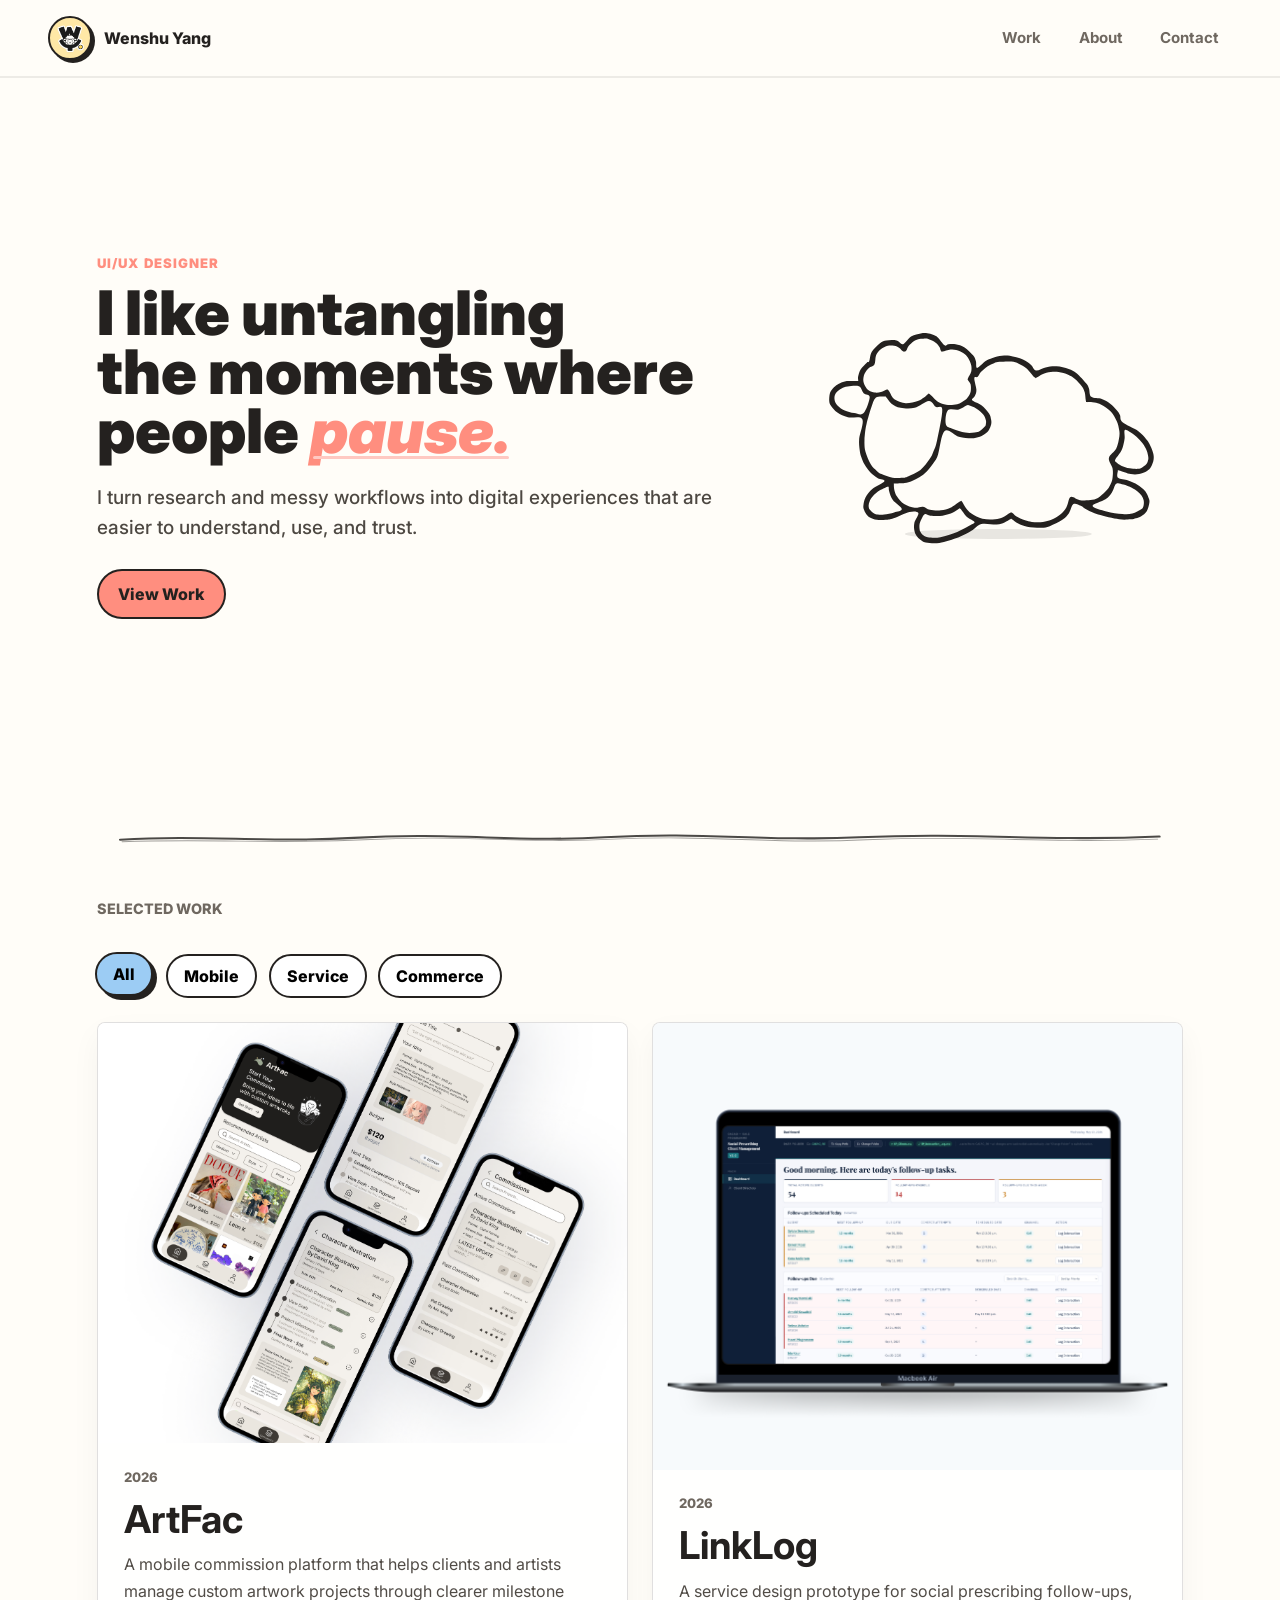
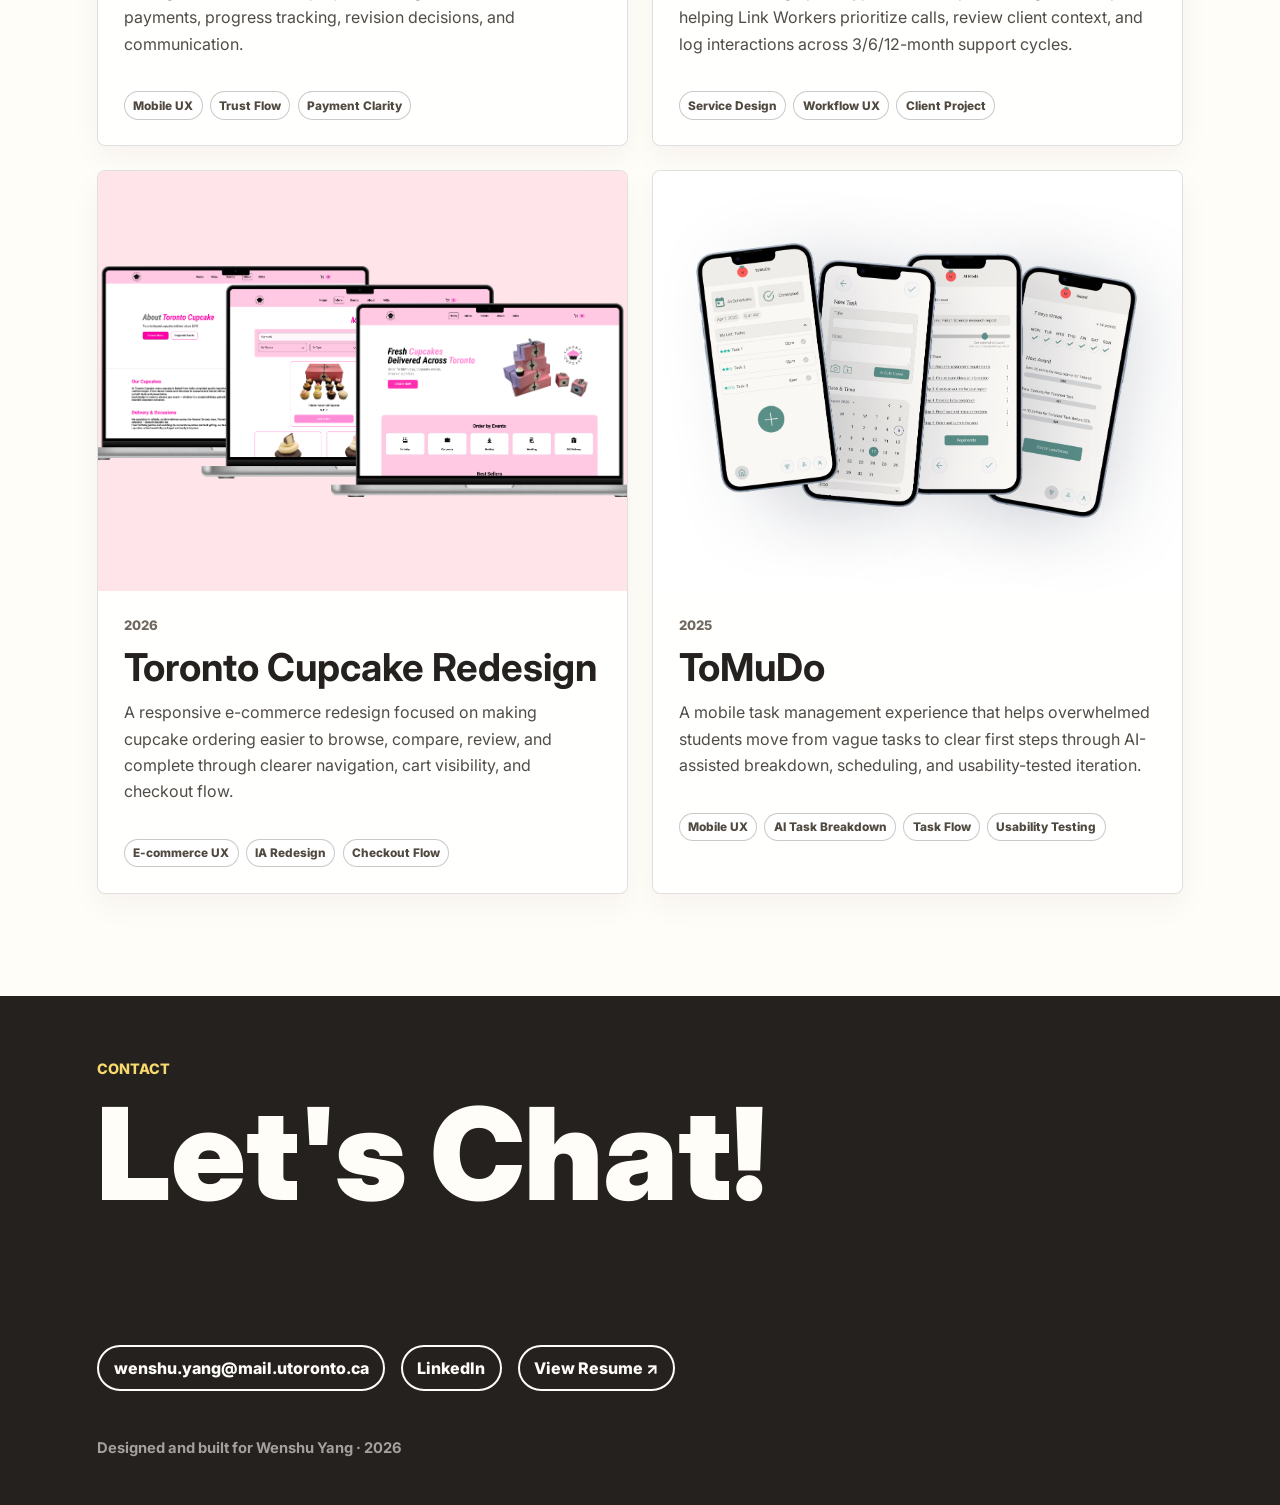
<file: index.html>
<!DOCTYPE html>
<html lang="en">
  <head>
    <meta charset="UTF-8" />
    <meta name="viewport" content="width=device-width, initial-scale=1.0" />
    <title>Wenshu Yang | UX Portfolio</title>
    <meta
      name="description"
      content="Wenshu Yang is a UX designer and creative thinker designing thoughtful digital products, services, and workflows."
    />
    <link rel="preconnect" href="https://fonts.googleapis.com" />
    <link rel="preconnect" href="https://fonts.gstatic.com" crossorigin />
    <link
      href="https://fonts.googleapis.com/css2?family=Inter:wght@400;500;600;700;800;900&display=swap"
      rel="stylesheet"
    />
    <link rel="stylesheet" href="styles.css?v=20260711-restore3" />
  </head>
  <body>
    <div class="cursor-dot" aria-hidden="true"></div>

    <header class="site-header">
      <a class="brand" href="#top" aria-label="Wenshu Yang home">
        <span class="brand-mark">
          <img src="assets/logo-wenshu.png" alt="" />
        </span>
        <span>Wenshu Yang</span>
      </a>
      <nav aria-label="Main navigation">
        <a href="#work">Work</a>
        <a href="about.html">About</a>
        <a href="#contact">Contact</a>
      </nav>
    </header>

    <main id="top">
      <section class="hero section-shell" aria-labelledby="hero-title">
        <div class="hero-stage">
          <div class="hero-copy">
            <p class="hero-role-label">UI/UX Designer</p>
            <h1 id="hero-title">
              <span>I like untangling</span>
              <span>the moments where</span>
              <span>people <span class="hero-emphasis">pause.</span></span>
            </h1>
            <p class="hero-text">
              I turn research and messy workflows into digital experiences that are easier to understand, use, and trust.
            </p>
            <div class="hero-actions" aria-label="Portfolio shortcuts">
              <a class="button primary" href="#work">View Work</a>
            </div>
          </div>
          <div class="hero-sheep-panel">
            <button class="hero-sheep-zone" type="button" aria-label="Reveal a sheep note">
              <span class="hero-sheep-note" data-note-theme="toronto">Based in Toronto</span>
              <span class="hero-sheep-baa" aria-hidden="true">baa~</span>
              <span class="hero-sheep-visual" aria-hidden="true">
                <span class="hero-sheep-shadow" aria-hidden="true"></span>
                <svg class="hero-sheep-svg hero-sheep-art" viewBox="0 0 633.0 415.0" xmlns="http://www.w3.org/2000/svg" aria-hidden="true"><path d="M182.0 8.5C177.0 9.5 170.1 10.6 164.5 14.0C158.9 17.4 152.8 27.5 148.5 29.0C144.2 30.5 141.7 24.3 138.5 23.0C135.3 21.7 133.2 21.2 129.5 21.0C125.8 20.8 120.7 21.0 116.5 22.0C112.3 23.0 109.1 23.4 104.5 27.0C99.9 30.6 92.4 37.8 89.0 43.5C85.6 49.3 85.6 58.1 84.0 61.5C82.4 64.9 82.2 61.5 79.5 64.0C76.8 66.5 70.8 72.1 68.0 76.5C65.3 80.9 63.8 87.0 63.0 90.5C62.2 94.0 63.3 96.1 63.0 97.5C62.8 98.9 65.1 98.8 61.5 99.0C57.9 99.3 47.0 98.3 41.5 99.0C36.0 99.7 31.8 101.7 28.5 103.0C25.2 104.3 24.1 104.9 21.5 107.0C18.9 109.1 15.1 112.8 13.0 115.5C10.9 118.3 9.8 120.0 9.0 123.5C8.2 127.0 7.7 132.8 8.0 136.5C8.3 140.2 8.4 141.8 11.0 145.5C13.6 149.3 18.1 155.3 23.5 159.0C28.9 162.8 35.6 165.9 43.5 168.0C51.4 170.1 67.4 164.8 71.0 171.5C74.6 178.3 65.8 198.7 65.0 208.5C64.2 218.3 65.3 224.7 66.0 230.5C66.7 236.3 67.5 239.0 69.0 243.5C70.5 248.0 72.2 252.7 75.0 257.5C77.8 262.3 81.8 268.1 86.0 272.5C90.3 276.9 96.0 281.2 100.5 284.0C105.0 286.8 114.7 286.2 113.0 289.5C111.3 292.8 96.5 298.8 90.5 304.0C84.5 309.2 79.9 315.3 77.0 320.5C74.1 325.8 73.5 331.7 73.0 335.5C72.5 339.3 73.2 340.8 74.0 343.5C74.8 346.2 76.3 349.1 78.0 351.5C79.8 353.9 81.1 356.1 84.5 358.0C87.9 359.9 93.3 362.2 98.5 363.0C103.7 363.8 110.2 363.5 115.5 363.0C120.8 362.5 123.0 362.5 130.5 360.0C138.0 357.5 152.7 349.7 160.5 348.0C168.3 346.3 175.9 346.6 177.5 350.0C179.1 353.4 171.3 362.9 170.0 368.5C168.8 374.1 169.3 379.3 170.0 383.5C170.7 387.7 172.1 390.6 174.0 393.5C175.9 396.4 178.6 398.9 181.5 401.0C184.4 403.1 185.5 405.0 191.5 406.0C197.5 407.0 207.0 408.7 217.5 407.0C228.0 405.3 244.3 399.8 254.5 396.0C264.7 392.2 271.3 388.2 278.5 384.0C285.7 379.8 289.5 373.0 297.5 371.0C305.5 369.0 319.2 372.5 326.5 372.0C333.8 371.5 337.2 369.7 341.5 368.0C345.8 366.3 350.2 363.0 352.5 362.0C354.8 361.0 353.0 360.7 355.5 362.0C358.0 363.3 362.7 367.7 367.5 370.0C372.3 372.3 377.2 374.7 384.5 376.0C391.8 377.3 404.3 378.2 411.5 378.0C418.7 377.8 420.8 377.5 427.5 375.0C434.2 372.5 445.4 367.1 451.5 363.0C457.6 358.9 460.5 355.5 464.0 350.5C467.5 345.5 468.8 335.4 472.5 333.0C476.3 330.6 482.2 334.2 486.5 336.0C490.8 337.8 493.0 341.2 498.5 344.0C504.0 346.8 509.3 350.0 519.5 353.0C529.7 356.0 549.2 360.5 559.5 362.0C569.8 363.5 576.2 362.3 581.5 362.0C586.8 361.7 588.2 361.0 591.5 360.0C594.8 359.0 598.1 358.3 601.5 356.0C604.9 353.8 609.4 350.8 612.0 346.5C614.6 342.3 616.3 334.5 617.0 330.5C617.7 326.5 617.0 325.7 616.0 322.5C615.0 319.3 612.9 314.6 611.0 311.5C609.1 308.4 607.9 306.9 604.5 304.0C601.1 301.1 595.2 296.7 590.5 294.0C585.8 291.3 582.0 289.8 576.5 288.0C571.0 286.2 560.8 285.9 557.5 283.0C554.3 280.1 556.7 272.8 557.0 270.5C557.3 268.2 555.4 268.1 559.5 269.0C563.6 269.9 575.2 274.8 581.5 276.0C587.8 277.2 592.3 277.0 597.5 276.0C602.7 275.0 608.8 272.3 612.5 270.0C616.3 267.8 617.9 266.1 620.0 262.5C622.1 258.9 624.3 253.0 625.0 248.5C625.7 244.0 625.3 240.5 624.0 235.5C622.7 230.5 619.2 222.8 617.0 218.5C614.8 214.2 614.6 213.6 611.0 209.5C607.4 205.4 603.0 199.3 595.5 194.0C588.0 188.7 571.8 182.6 566.0 177.5C560.3 172.4 562.8 167.3 561.0 163.5C559.2 159.7 558.1 158.1 555.0 154.5C551.9 150.9 547.3 145.6 542.5 142.0C537.8 138.4 532.5 135.2 526.5 133.0C520.5 130.8 510.6 132.4 506.5 129.0C502.4 125.6 503.6 116.8 502.0 112.5C500.4 108.3 500.9 108.3 497.0 103.5C493.1 98.8 484.1 88.6 478.5 84.0C472.9 79.4 469.8 78.2 463.5 76.0C457.2 73.8 447.8 71.5 440.5 71.0C433.2 70.5 426.0 71.7 419.5 73.0C413.0 74.3 406.2 79.8 401.5 79.0C396.8 78.2 395.7 71.5 391.5 68.0C387.3 64.5 383.2 60.8 376.5 58.0C369.8 55.2 358.2 52.2 351.5 51.0C344.8 49.8 342.0 50.3 336.5 51.0C331.0 51.7 323.7 53.3 318.5 55.0C313.3 56.7 310.3 57.8 305.5 61.0C300.7 64.2 292.6 73.9 289.5 74.0C286.4 74.1 288.3 65.4 287.0 61.5C285.8 57.6 285.6 54.9 282.0 50.5C278.4 46.1 271.1 38.6 265.5 35.0C259.9 31.4 253.7 30.0 248.5 29.0C243.3 28.0 238.0 28.7 234.5 29.0C231.0 29.3 230.8 33.2 227.5 31.0C224.2 28.8 218.2 19.3 214.5 16.0C210.8 12.7 208.8 12.3 205.5 11.0C202.2 9.7 198.4 8.4 194.5 8.0C190.6 7.6 187.0 7.5 182.0 8.5ZM187.0 18.5C184.2 18.5 182.4 18.3 179.5 19.0C176.6 19.8 172.9 20.8 169.5 23.0C166.1 25.3 161.4 29.6 159.0 32.5C156.6 35.4 156.3 38.8 155.0 40.5C153.8 42.3 152.8 42.8 151.5 43.0C150.3 43.3 149.2 43.2 147.5 42.0C145.8 40.8 144.2 37.7 141.5 36.0C138.8 34.3 135.2 32.7 131.5 32.0C127.8 31.3 123.8 30.8 119.5 32.0C115.2 33.2 109.3 35.9 105.5 39.0C101.8 42.1 98.9 45.8 97.0 50.5C95.1 55.3 96.3 63.6 94.0 67.5C91.8 71.4 86.7 71.0 83.5 74.0C80.3 77.0 76.8 81.3 75.0 85.5C73.3 89.8 72.5 95.2 73.0 99.5C73.5 103.8 76.3 108.6 78.0 111.5C79.8 114.4 80.8 115.4 83.5 117.0C86.3 118.6 90.7 120.5 94.5 121.0C98.3 121.5 102.7 121.0 106.5 120.0C110.3 119.0 114.9 115.3 117.5 115.0C120.1 114.8 120.3 116.1 122.0 118.5C123.8 120.9 125.9 126.8 128.0 129.5C130.1 132.3 130.3 133.1 134.5 135.0C138.8 136.9 146.5 140.7 153.5 141.0C160.5 141.3 170.8 138.7 176.5 137.0C182.2 135.3 184.3 133.2 187.5 131.0C190.7 128.8 193.5 125.2 195.5 124.0C197.5 122.8 196.2 121.5 199.5 124.0C202.8 126.5 210.3 135.7 215.5 139.0C220.7 142.3 224.5 143.3 230.5 144.0C236.5 144.7 245.5 144.5 251.5 143.0C257.5 141.5 263.1 137.3 266.5 135.0C269.9 132.8 270.3 132.1 272.0 129.5C273.8 126.9 276.2 123.5 277.0 119.5C277.8 115.5 277.8 109.2 277.0 105.5C276.2 101.8 272.8 99.5 272.0 97.5C271.2 95.5 271.0 96.2 272.0 93.5C273.0 90.8 277.0 85.7 278.0 81.5C279.0 77.3 279.0 73.0 278.0 68.5C277.0 64.0 274.4 58.3 272.0 54.5C269.6 50.8 267.3 48.4 263.5 46.0C259.8 43.6 253.7 41.2 249.5 40.0C245.3 38.8 242.8 38.5 238.5 39.0C234.2 39.5 226.6 42.8 223.5 43.0C220.4 43.3 220.9 41.9 220.0 40.5C219.1 39.1 219.6 36.9 218.0 34.5C216.4 32.1 214.1 28.6 210.5 26.0C206.9 23.4 200.4 20.3 196.5 19.0C192.6 17.8 189.8 18.5 187.0 18.5ZM332.0 62.5C326.5 63.0 325.3 63.6 321.5 65.0C317.8 66.4 313.6 68.3 309.5 71.0C305.4 73.8 300.2 78.2 297.0 81.5C293.8 84.8 292.7 89.0 290.5 91.0C288.3 93.0 284.4 89.4 284.0 93.5C283.6 97.6 287.8 109.8 288.0 115.5C288.2 121.2 286.3 124.2 285.0 127.5C283.7 130.8 277.9 132.6 280.0 135.5C282.1 138.4 292.2 140.8 297.5 145.0C302.8 149.2 308.9 155.9 312.0 160.5C315.1 165.1 315.3 169.0 316.0 172.5C316.7 176.0 316.7 178.3 316.0 181.5C315.3 184.7 313.6 188.8 312.0 191.5C310.4 194.3 309.4 195.8 306.5 198.0C303.6 200.3 299.2 203.3 294.5 205.0C289.8 206.7 285.2 208.0 278.5 208.0C271.8 208.0 263.0 207.3 254.5 205.0C246.0 202.7 234.1 188.4 227.5 194.0C220.9 199.6 218.3 228.8 215.0 238.5C211.8 248.3 211.5 247.2 208.0 252.5C204.5 257.8 198.8 265.6 194.0 270.5C189.3 275.4 184.3 278.9 179.5 282.0C174.8 285.1 170.2 287.2 165.5 289.0C160.8 290.8 157.0 292.2 151.5 293.0C146.0 293.8 135.9 293.6 132.5 294.0C129.1 294.4 131.1 293.4 131.0 295.5C130.9 297.6 131.0 302.7 132.0 306.5C133.0 310.3 133.9 314.1 137.0 318.5C140.1 322.9 144.9 329.4 150.5 333.0C156.1 336.6 164.5 339.2 170.5 340.0C176.5 340.8 181.7 337.3 186.5 338.0C191.3 338.7 193.8 342.8 199.5 344.0C205.2 345.2 214.0 345.7 220.5 345.0C227.0 344.3 232.5 342.8 238.5 340.0C244.5 337.2 252.8 330.0 256.5 328.0C260.2 326.0 258.6 325.9 260.5 328.0C262.4 330.1 265.0 336.7 268.0 340.5C271.0 344.3 273.3 347.6 278.5 351.0C283.8 354.4 292.0 359.2 299.5 361.0C307.0 362.8 317.0 362.5 323.5 362.0C330.0 361.5 333.8 360.0 338.5 358.0C343.2 356.0 348.5 351.3 351.5 350.0C354.5 348.7 354.5 349.0 356.5 350.0C358.5 351.0 359.5 353.7 363.5 356.0C367.5 358.3 375.5 362.2 380.5 364.0C385.5 365.8 387.8 366.5 393.5 367.0C399.2 367.5 408.3 367.7 414.5 367.0C420.7 366.3 425.0 365.3 430.5 363.0C436.0 360.7 442.8 356.9 447.5 353.0C452.3 349.1 456.0 344.8 459.0 339.5C462.0 334.2 463.3 324.3 465.5 321.0C467.8 317.8 470.2 319.5 472.5 320.0C474.8 320.5 476.8 323.0 479.5 324.0C482.2 325.0 483.7 325.8 488.5 326.0C493.3 326.2 502.8 326.2 508.5 325.0C514.2 323.8 517.8 322.3 522.5 319.0C527.3 315.8 533.4 309.8 537.0 305.5C540.6 301.3 542.3 297.3 544.0 293.5C545.7 289.7 546.5 287.2 547.0 282.5C547.5 277.8 548.2 271.7 547.0 265.5C545.8 259.3 538.8 251.8 540.0 245.5C541.2 239.2 550.7 234.5 554.0 227.5C557.3 220.5 559.2 209.8 560.0 203.5C560.8 197.2 559.8 194.2 559.0 189.5C558.2 184.8 557.5 180.8 555.0 175.5C552.5 170.2 548.9 162.8 544.0 157.5C539.1 152.3 530.8 146.9 525.5 144.0C520.3 141.1 517.0 140.8 512.5 140.0C508.0 139.2 501.3 139.8 498.5 139.0C495.8 138.3 496.8 138.6 496.0 135.5C495.3 132.4 495.3 125.0 494.0 120.5C492.7 116.0 491.1 112.8 488.0 108.5C484.9 104.3 479.8 98.6 475.5 95.0C471.3 91.4 467.7 89.2 462.5 87.0C457.3 84.8 450.0 82.8 444.5 82.0C439.0 81.2 434.7 81.3 429.5 82.0C424.3 82.7 417.8 84.3 413.5 86.0C409.2 87.7 406.0 91.0 403.5 92.0C401.0 93.0 401.8 94.8 398.5 92.0C395.2 89.2 388.5 79.3 383.5 75.0C378.5 70.7 373.3 68.2 368.5 66.0C363.7 63.8 360.6 62.6 354.5 62.0C348.4 61.4 337.5 62.0 332.0 62.5ZM43.0 109.5C37.5 110.2 35.0 111.2 31.5 113.0C28.0 114.8 24.3 117.8 22.0 120.5C19.8 123.3 18.3 126.2 18.0 129.5C17.7 132.8 18.4 137.3 20.0 140.5C21.6 143.8 24.6 146.6 27.5 149.0C30.4 151.4 32.8 153.2 37.5 155.0C42.2 156.8 49.5 159.2 55.5 160.0C61.5 160.8 68.6 165.1 73.5 160.0C78.4 154.9 85.0 135.8 85.0 129.5C85.0 123.2 76.9 125.4 73.5 122.0C70.1 118.6 69.6 111.1 64.5 109.0C59.4 106.9 48.5 108.8 43.0 109.5ZM113.0 128.5C109.8 128.8 100.7 127.5 96.5 131.0C92.3 134.5 90.9 141.3 88.0 149.5C85.1 157.8 81.0 172.3 79.0 180.5C77.0 188.7 76.7 192.5 76.0 198.5C75.3 204.5 74.8 210.7 75.0 216.5C75.2 222.3 75.0 226.7 77.0 233.5C79.0 240.3 83.4 251.4 87.0 257.5C90.6 263.6 95.1 266.9 98.5 270.0C101.9 273.1 102.5 273.8 107.5 276.0C112.5 278.2 121.8 281.8 128.5 283.0C135.2 284.2 142.8 283.3 147.5 283.0C152.2 282.7 150.8 283.5 156.5 281.0C162.2 278.5 174.4 273.6 181.5 268.0C188.6 262.4 194.9 253.3 199.0 247.5C203.1 241.8 203.7 239.3 206.0 233.5C208.3 227.7 210.2 225.8 213.0 212.5C215.8 199.2 223.4 164.3 223.0 153.5C222.6 142.8 214.8 150.8 210.5 148.0C206.3 145.3 204.2 136.7 197.5 137.0C190.8 137.3 179.5 147.8 170.5 150.0C161.5 152.2 150.8 151.3 143.5 150.0C136.2 148.7 131.1 145.4 126.5 142.0C121.9 138.6 118.3 131.8 116.0 129.5C113.8 127.3 116.3 128.3 113.0 128.5ZM269.0 145.5C265.8 146.8 260.4 151.4 254.5 153.0C248.6 154.6 237.6 150.3 233.5 155.0C229.4 159.8 228.3 175.7 230.0 181.5C231.7 187.3 237.4 187.4 243.5 190.0C249.6 192.6 259.7 195.8 266.5 197.0C273.3 198.2 279.8 197.5 284.5 197.0C289.2 196.5 291.3 195.9 294.5 194.0C297.8 192.1 302.1 187.8 304.0 185.5C305.9 183.3 305.7 182.5 306.0 180.5C306.3 178.5 306.8 176.5 306.0 173.5C305.2 170.5 304.1 166.3 301.0 162.5C297.9 158.8 292.1 153.9 287.5 151.0C282.9 148.1 276.6 145.9 273.5 145.0C270.4 144.1 272.2 144.2 269.0 145.5ZM570.0 192.5C568.6 194.6 570.5 202.5 570.0 207.5C569.5 212.5 568.3 218.0 567.0 222.5C565.7 227.0 564.5 230.2 562.0 234.5C559.5 238.8 553.3 245.3 552.0 248.5C550.7 251.7 552.1 251.6 554.0 253.5C555.9 255.4 559.3 258.1 563.5 260.0C567.8 261.9 574.2 264.0 579.5 265.0C584.8 266.0 591.7 266.2 595.5 266.0C599.3 265.8 599.9 265.4 602.5 264.0C605.1 262.6 609.1 259.6 611.0 257.5C612.9 255.4 613.3 253.7 614.0 251.5C614.7 249.3 615.3 247.8 615.0 244.5C614.7 241.2 613.8 236.0 612.0 231.5C610.2 227.0 607.3 221.9 604.0 217.5C600.8 213.1 596.8 208.8 592.5 205.0C588.3 201.3 582.3 197.1 578.5 195.0C574.8 192.9 571.4 190.4 570.0 192.5ZM554.0 294.5C550.4 296.9 549.4 305.6 546.0 310.5C542.6 315.4 539.7 319.7 533.5 324.0C527.3 328.3 508.7 332.7 509.0 336.5C509.3 340.3 526.1 344.4 535.5 347.0C544.9 349.6 557.3 351.3 565.5 352.0C573.7 352.7 578.5 352.5 584.5 351.0C590.5 349.5 597.9 345.6 601.5 343.0C605.1 340.4 605.3 338.4 606.0 335.5C606.8 332.6 606.7 328.7 606.0 325.5C605.3 322.3 603.9 319.3 602.0 316.5C600.1 313.8 597.6 311.4 594.5 309.0C591.4 306.6 588.0 304.2 583.5 302.0C579.0 299.8 572.4 297.3 567.5 296.0C562.6 294.8 557.6 292.1 554.0 294.5ZM117.0 300.5C113.4 302.1 104.2 306.7 99.5 310.0C94.8 313.3 91.4 317.6 89.0 320.5C86.6 323.4 86.0 325.0 85.0 327.5C84.0 330.0 83.0 332.8 83.0 335.5C83.0 338.2 83.3 340.9 85.0 343.5C86.8 346.1 90.9 349.4 93.5 351.0C96.1 352.6 97.3 352.7 100.5 353.0C103.7 353.3 107.3 353.7 112.5 353.0C117.7 352.3 125.9 350.8 131.5 349.0C137.1 347.3 146.4 346.4 146.0 342.5C145.6 338.6 133.0 331.2 129.0 325.5C125.0 319.8 123.3 312.7 122.0 308.5C120.7 304.3 121.8 301.8 121.0 300.5C120.2 299.2 120.6 298.9 117.0 300.5ZM254.0 342.5C251.7 343.7 248.6 346.9 243.5 349.0C238.4 351.1 230.7 354.0 223.5 355.0C216.3 356.0 206.0 355.5 200.5 355.0C195.0 354.5 193.1 351.4 190.5 352.0C187.9 352.6 186.8 355.4 185.0 358.5C183.3 361.6 180.8 366.7 180.0 370.5C179.2 374.3 179.7 378.8 180.0 381.5C180.3 384.2 180.9 384.8 182.0 386.5C183.1 388.3 184.3 390.4 186.5 392.0C188.8 393.6 190.0 395.3 195.5 396.0C201.0 396.7 210.2 397.7 219.5 396.0C228.8 394.3 241.7 390.0 251.5 386.0C261.3 382.0 273.1 375.3 278.5 372.0C283.9 368.8 285.5 369.0 284.0 366.5C282.5 364.0 273.9 361.1 269.5 357.0C265.1 352.9 260.1 344.4 257.5 342.0C254.9 339.6 256.3 341.3 254.0 342.5Z" fill="#24211f" fill-rule="evenodd"></path></svg>
              </span>
            </button>
          </div>
        </div>
      </section>

    <section class="work section-shell" id="work" aria-labelledby="work-title">
        <div class="section-heading">
          <h2 class="eyebrow section-kicker" id="work-title">Selected Work</h2>
        </div>

        <div class="filter-bar" aria-label="Project filters">
          <button class="filter-button is-active" type="button" data-filter="all">All</button>
          <button class="filter-button" type="button" data-filter="mobile">Mobile</button>
          <button class="filter-button" type="button" data-filter="service">Service</button>
          <button class="filter-button" type="button" data-filter="commerce">Commerce</button>
        </div>

        <div class="project-grid">
          <a class="project-card artfac" href="artfac.html" data-category="mobile" aria-label="Read ArtFac case study">
            <div class="project-hero" aria-label="ArtFac mobile marketplace screens">
              <img class="project-showcase-image artfac-showcase-image" src="assets/artfac-showcase.png" alt="ArtFac mobile app screens for a custom art commission marketplace" />
            </div>
            <div class="project-info">
              <div class="project-meta">
                <span>2026</span>
              </div>
              <h3>ArtFac</h3>
              <p>A mobile commission platform that helps clients and artists manage custom artwork projects through clearer milestone payments, progress tracking, revision decisions, and communication.</p>
              <div class="tags">
                <span>Mobile UX</span>
                <span>Trust Flow</span>
                <span>Payment Clarity</span>
              </div>
            </div>
          </a>

          <a class="project-card linklog featured" href="linklog.html" data-category="service" aria-label="Read LinkLog case study">
            <div class="project-hero" aria-label="Links2Wellbeing dashboard laptop mockup">
              <img class="project-showcase-image links-showcase-image" src="assets/links2wellbeing-showcase.png" alt="Links2Wellbeing LinkLog dashboard mockup for social prescribing follow-up management" />
            </div>
            <div class="project-info">
              <div class="project-meta">
                <span>2026</span>
              </div>
              <h3>LinkLog</h3>
              <p>A service design prototype for social prescribing follow-ups, helping Link Workers prioritize calls, review client context, and log interactions across 3/6/12-month support cycles.</p>
              <div class="tags">
                <span>Service Design</span>
                <span>Workflow UX</span>
                <span>Client Project</span>
              </div>
            </div>
          </a>

          <a class="project-card cupcake" href="cupcake.html" data-category="commerce" aria-label="Read Toronto Cupcake Redesign case study">
            <div class="project-hero" aria-label="Toronto Cupcake responsive website mockup">
              <img class="project-showcase-image cupcake-showcase-image" src="assets/toronto-cupcake-showcase.png" alt="Toronto Cupcake responsive website redesign mockups on laptops" />
            </div>
            <div class="project-info">
              <div class="project-meta">
                <span>2026</span>
              </div>
              <h3>Toronto Cupcake Redesign</h3>
              <p>A responsive e-commerce redesign focused on making cupcake ordering easier to browse, compare, review, and complete through clearer navigation, cart visibility, and checkout flow.</p>
              <div class="tags">
                <span>E-commerce UX</span>
                <span>IA Redesign</span>
                <span>Checkout Flow</span>
              </div>
            </div>
          </a>

          <a class="project-card tomu" href="tomudo.html" data-category="mobile" aria-label="Read ToMuDo case study">
            <div class="project-hero" aria-label="ToMuDo app screens">
              <img class="project-hero-image tomudo-card-image" src="assets/tomudo-card-showcase.png" alt="Four ToMuDo mobile app screens shown as angled phone mockups" />
            </div>
            <div class="project-info">
              <div class="project-meta">
                <span>2025</span>
              </div>
              <h3>ToMuDo</h3>
              <p>A mobile task management experience that helps overwhelmed students move from vague tasks to clear first steps through AI-assisted breakdown, scheduling, and usability-tested iteration.</p>
              <div class="tags">
                <span>Mobile UX</span>
                <span>AI Task Breakdown</span>
                <span>Task Flow</span>
                <span>Usability Testing</span>
              </div>
            </div>
          </a>
        </div>
      </section>

      <section class="contact" id="contact" aria-labelledby="contact-title">
        <div class="contact-card section-shell">
          <p class="eyebrow">Contact</p>
          <h2 id="contact-title">Let's Chat!</h2>
          <div class="contact-links">
            <a href="mailto:wenshu.yang@mail.utoronto.ca">wenshu.yang@mail.utoronto.ca</a>
            <a href="https://www.linkedin.com/in/wenshu-yang/" target="_blank" rel="noreferrer">LinkedIn</a>
            <a href="assets/resume/Wenshu_Yang_Resume_Public.pdf" target="_blank" rel="noopener noreferrer">View Resume ↗</a>
          </div>
          <p class="contact-footer">Designed and built for Wenshu Yang · 2026</p>
        </div>
      </section>
    </main>

    <script src="script.js?v=20260711-restore3"></script>
  </body>
</html>
</file>
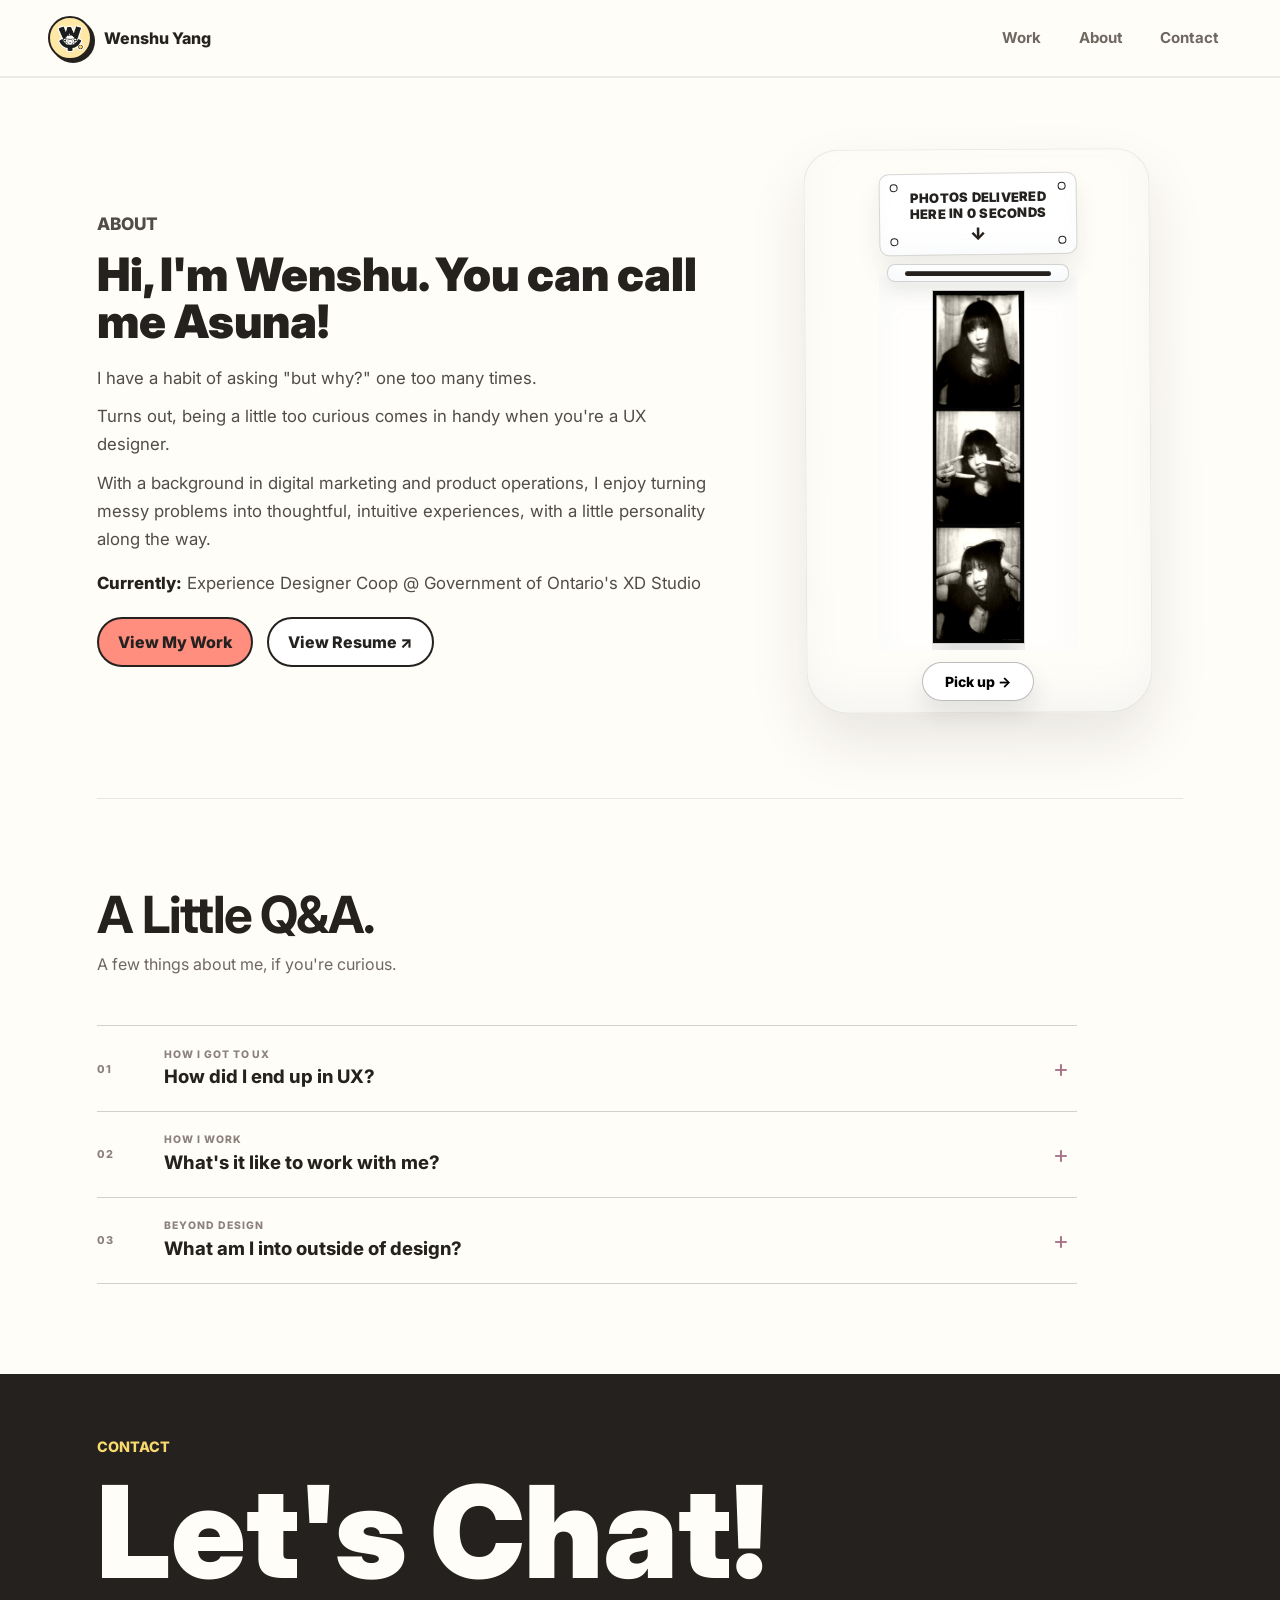
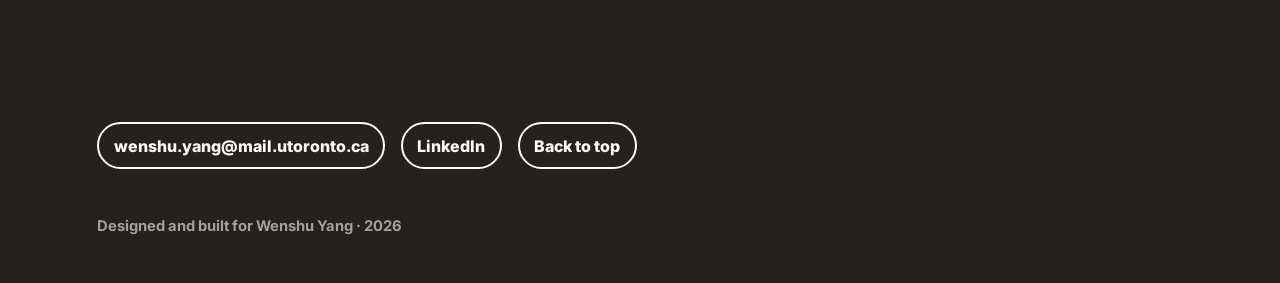
<file: about.html>
<!DOCTYPE html>
<html lang="en">
  <head>
    <meta charset="UTF-8" />
    <meta name="viewport" content="width=device-width, initial-scale=1.0" />
    <title>About | Wenshu Yang</title>
    <meta
      name="description"
      content="About Wenshu Yang, a UX designer and creative thinker based in Toronto."
    />
    <link rel="preconnect" href="https://fonts.googleapis.com" />
    <link rel="preconnect" href="https://fonts.gstatic.com" crossorigin />
    <link
      href="https://fonts.googleapis.com/css2?family=Inter:wght@400;500;600;700;800;900&amp;display=swap"
      rel="stylesheet"
    />
    <link rel="stylesheet" href="styles.css?v=20260711-restore3" />
    <link rel="stylesheet" href="about.css?v=20261030-2" />
  </head>
  <body class="about-profile-page">
    <div class="cursor-dot" aria-hidden="true"></div>

    <header class="site-header">
      <a class="brand" href="index.html" aria-label="Wenshu Yang home">
        <span class="brand-mark">
          <img src="assets/logo-wenshu.png" alt="" />
        </span>
        <span>Wenshu Yang</span>
      </a>
      <nav aria-label="Main navigation">
        <a href="index.html#work">Work</a>
        <a href="about.html" aria-current="page">About</a>
        <a href="#contact">Contact</a>
      </nav>
    </header>

    <main id="top">
      <section class="about-hero section-shell" aria-labelledby="about-title">
        <div class="about-hero-copy">
          <p class="eyebrow">About</p>
          <h1 id="about-title">Hi, I'm Wenshu. You can call me Asuna!</h1>
          <div class="about-intro-copy">
            <p>I have a habit of asking "but why?" one too many times.</p>
            <p>Turns out, being a little too curious comes in handy when you're a UX designer.</p>
            <p>With a background in digital marketing and product operations, I enjoy turning messy problems into thoughtful, intuitive experiences, with a little personality along the way.</p>
            <p class="about-current"><strong>Currently:</strong> Experience Designer Coop @ Government of Ontario's XD Studio</p>
          </div>
          <div class="hero-actions">
            <a class="button primary" href="index.html#work">View My Work</a>
            <a class="button secondary" href="assets/resume/Wenshu_Yang_Resume_Public.pdf" target="_blank" rel="noopener noreferrer">View Resume ↗</a>
          </div>
        </div>

        <div class="print-strip" aria-label="Interactive photobooth of Wenshu Yang">
          <div class="print-strip-plate" aria-hidden="true">
            <span class="plate-screw tl"></span>
            <span class="plate-screw tr"></span>
            <span class="plate-screw bl"></span>
            <span class="plate-screw br"></span>
            <div class="plate-text">PHOTOS DELIVERED<br />HERE IN 0 SECONDS</div>
            <div class="plate-arrow">↓</div>
          </div>
          <div class="print-strip-machine">
            <div class="print-strip-slot"><span></span></div>
            <div class="print-strip-window">
              <div class="print-strip-paper">
                <img src="assets/about/asuna-photobooth.png" alt="Photobooth strip of Wenshu Yang" />
                <div class="print-strip-develop"></div>
              </div>
            </div>
          </div>
          <div class="print-strip-picked" aria-live="polite">
            <article class="about-receipt" aria-label="A little about Asuna, presented as a photobooth receipt">
              <div class="receipt-header">
                <span class="receipt-star" aria-hidden="true">＊</span>
                <h2>ASUNA'S PHOTOBOOTH</h2>
                <p>A LITTLE ABOUT ME</p>
                <p>TORONTO · 2026</p>
              </div>

              <dl class="receipt-list receipt-info">
                <div><dt>NAME</dt><dd>Wenshu / Asuna</dd></div>
                <div><dt>OCCUPATION</dt><dd>UX Designer</dd></div>
                <div><dt>CURRENTLY</dt><dd>Ontario XD Studio</dd></div>
              </dl>

              <div class="receipt-ingredients">
                <h3>PERSONAL INGREDIENTS</h3>
                <dl class="receipt-list">
                  <div><dt>Curiosity</dt><dd>Extra shot</dd></div>
                  <div><dt>Overthinking</dt><dd>A little too much</dd></div>
                  <div><dt>Visual details</dt><dd>Always</dd></div>
                  <div><dt>Random inspirations</dt><dd>Unlimited</dd></div>
                </dl>
              </div>

              <footer class="receipt-footer">
                <div class="receipt-barcode" aria-hidden="true"></div>
                <p>THANKS FOR GETTING TO KNOW ME!</p>
                <em>Keep asking why. ♡</em>
              </footer>
            </article>
          </div>
          <button class="print-strip-button" type="button">Pick up →</button>
        </div>
      </section>

      <section class="about-qa section-shell" aria-labelledby="about-qa-title">
        <header class="about-qa-heading">
          <h2 id="about-qa-title">A Little Q&amp;A.</h2>
          <p>A few things about me, if you're curious.</p>
        </header>

        <div class="about-qa-list" data-about-qa>
          <article class="about-qa-item">
            <h3>
              <button class="about-qa-trigger" id="about-qa-trigger-1" type="button" aria-expanded="false" aria-controls="about-qa-panel-1">
                <span class="about-qa-number">01</span>
                <span class="about-qa-prompt">
                  <span class="about-qa-category">HOW I GOT TO UX</span>
                  <span class="about-qa-question">How did I end up in UX?</span>
                </span>
                <span class="about-qa-symbol" aria-hidden="true"></span>
              </button>
            </h3>
            <div class="about-qa-panel" id="about-qa-panel-1" role="region" aria-labelledby="about-qa-trigger-1" hidden>
              <div class="about-qa-answer">
                <h4>I took the scenic route to UX.</h4>
                <p>I started in digital marketing, learning what catches people's attention. Then came product operations, where I became more curious about what happened after the click.</p>
                <p>Somewhere along the way, I realized I was less interested in getting people to click a button, and more interested in why they needed to click it in the first place.</p>
                <p>That's what led me to UX — and I haven't stopped asking questions since.</p>
              </div>
            </div>
          </article>

          <article class="about-qa-item">
            <h3>
              <button class="about-qa-trigger" id="about-qa-trigger-2" type="button" aria-expanded="false" aria-controls="about-qa-panel-2">
                <span class="about-qa-number">02</span>
                <span class="about-qa-prompt">
                  <span class="about-qa-category">HOW I WORK</span>
                  <span class="about-qa-question">What's it like to work with me?</span>
                </span>
                <span class="about-qa-symbol" aria-hidden="true"></span>
              </button>
            </h3>
            <div class="about-qa-panel" id="about-qa-panel-2" role="region" aria-labelledby="about-qa-trigger-2" hidden>
              <div class="about-qa-answer">
                <h4>Good ideas get better together.</h4>
                <p>I'm a big believer in sharing ideas before they're fully polished. I like asking questions, sketching out possibilities, and figuring things out with others.</p>
                <p>I bring my own point of view, but I'm not afraid to change my mind when someone brings a better one.</p>
                <p>For me, good design is as much about the conversations along the way as the final outcome.</p>
              </div>
            </div>
          </article>

          <article class="about-qa-item">
            <h3>
              <button class="about-qa-trigger" id="about-qa-trigger-3" type="button" aria-expanded="false" aria-controls="about-qa-panel-3">
                <span class="about-qa-number">03</span>
                <span class="about-qa-prompt">
                  <span class="about-qa-category">BEYOND DESIGN</span>
                  <span class="about-qa-question">What am I into outside of design?</span>
                </span>
                <span class="about-qa-symbol" aria-hidden="true"></span>
              </button>
            </h3>
            <div class="about-qa-panel" id="about-qa-panel-3" role="region" aria-labelledby="about-qa-trigger-3" hidden>
              <div class="about-qa-answer about-qa-answer--gallery">
                <h4>A little bit of everything.</h4>
                <p>When I'm not designing, I'm probably taking photos, listening to music on repeat, watching anime, making little things, or getting lost in fashion editorials.</p>
                <div class="about-qa-photo-strip" role="region" aria-label="Photos of Wenshu's interests beyond design" tabindex="0">
                  <img src="assets/about/mood-black-white.jpg" alt="Black-and-white experimental double portrait" width="2048" height="1365" loading="lazy" decoding="async" />
                  <img src="assets/about/mood-pink-flower.jpg" alt="Pink editorial portrait with a flower" width="2048" height="1365" loading="lazy" decoding="async" />
                  <img src="assets/about/beyond-design-album-collection.jpg" alt="A collection of vinyl albums arranged on the floor" width="1600" height="1398" loading="lazy" decoding="async" />
                  <img src="assets/about/beyond-design-futaba-cosplay.jpg" alt="Wenshu in an orange-haired Futaba cosplay" width="1200" height="1600" loading="lazy" decoding="async" />
                  <img src="assets/about/beyond-design-handmade-charms.png" alt="Three handmade hanging charms, including a blue butterfly" width="360" height="480" loading="lazy" decoding="async" />
                  <img src="assets/about/beyond-design-blue-ceramic.png" alt="Hand-painted blue ceramic plate with stars and animal details" width="768" height="1024" loading="lazy" decoding="async" />
                  <img src="assets/about/beyond-design-butterfly-painting.png" alt="Handmade red-and-black butterfly painting on a small canvas" width="740" height="798" loading="lazy" decoding="async" />
                </div>
              </div>
            </div>
          </article>
        </div>
      </section>

      <section class="contact" id="contact" aria-labelledby="contact-title">
        <div class="contact-card section-shell">
          <p class="eyebrow">Contact</p>
          <h2 id="contact-title">Let's Chat!</h2>
          <div class="contact-links">
            <a href="mailto:wenshu.yang@mail.utoronto.ca">wenshu.yang@mail.utoronto.ca</a>
            <a href="https://www.linkedin.com/in/wenshu-yang/" target="_blank" rel="noreferrer">LinkedIn</a>
            <a href="#top">Back to top</a>
          </div>
          <p class="contact-footer">Designed and built for Wenshu Yang · 2026</p>
        </div>
      </section>
    </main>

    <script src="script.js?v=20260711-restore3"></script>
    <script src="about.js?v=20261030-1"></script>
  </body>
</html>
</file>
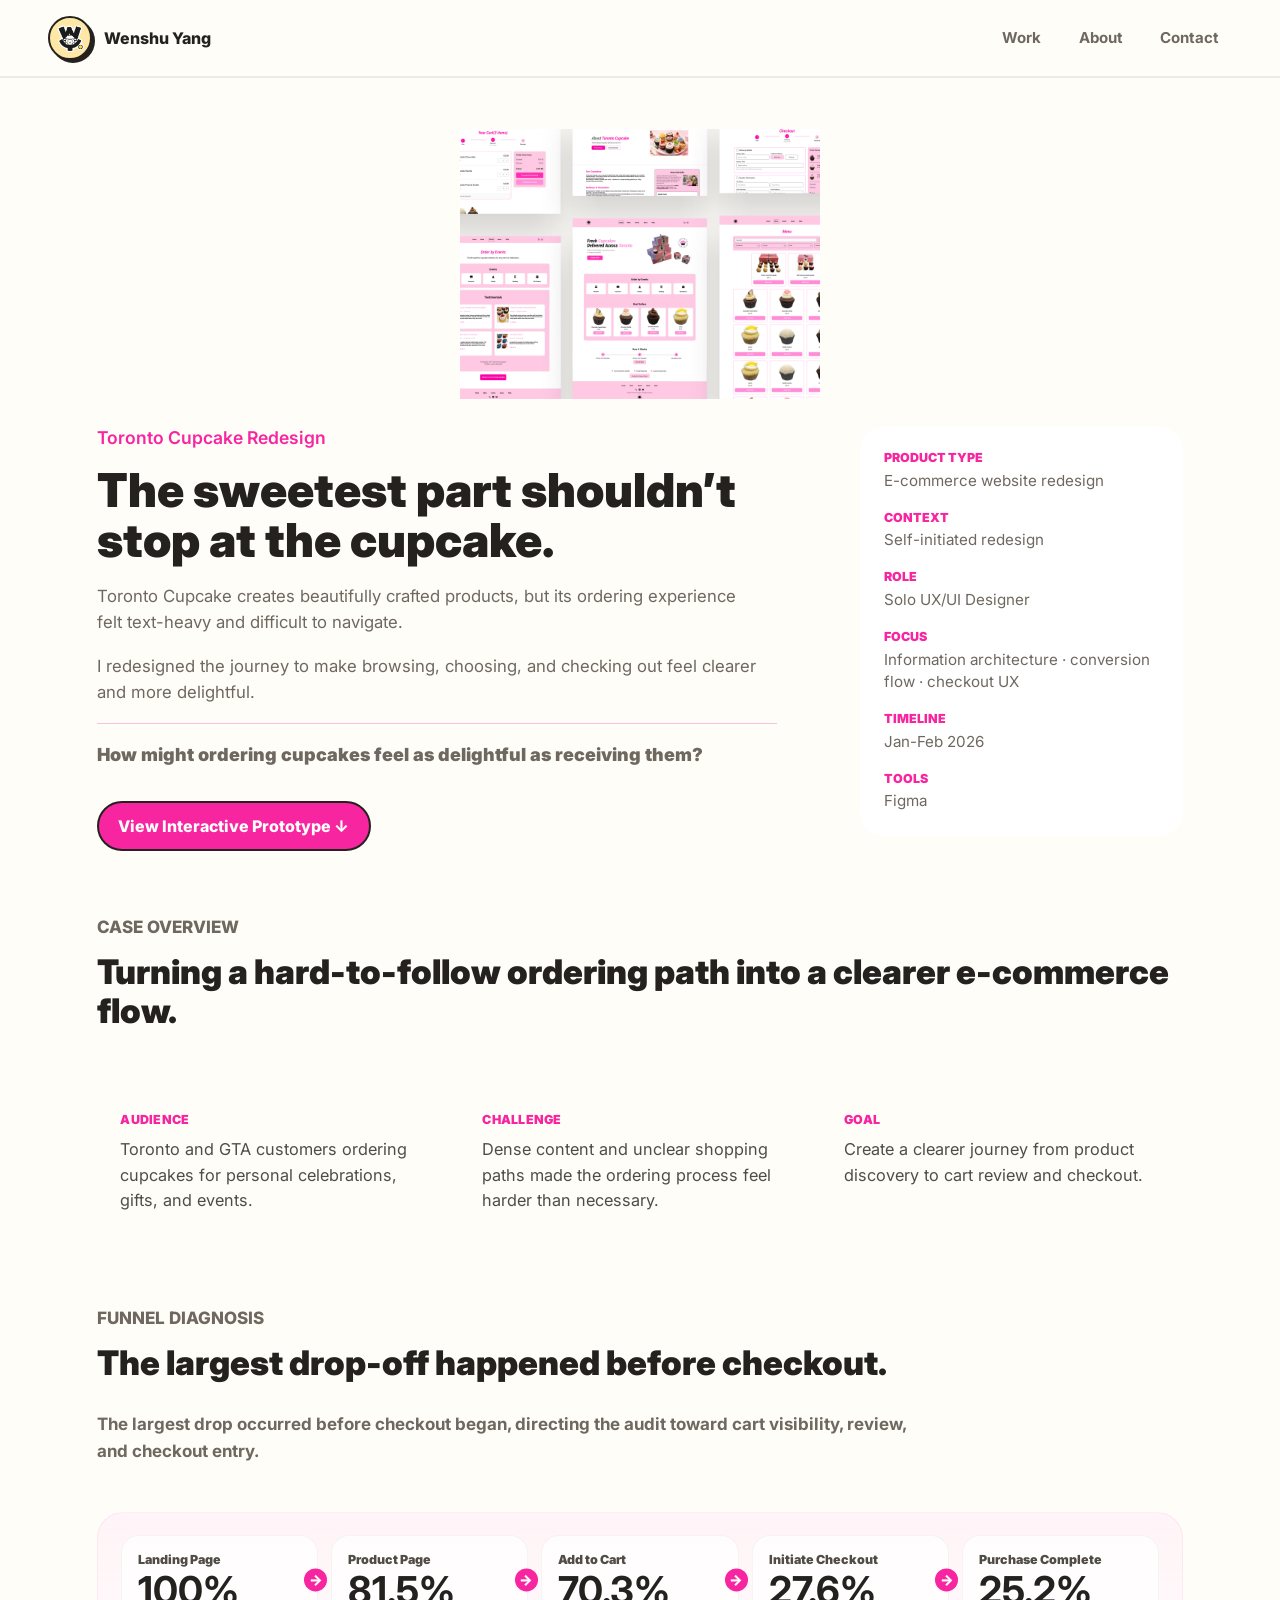
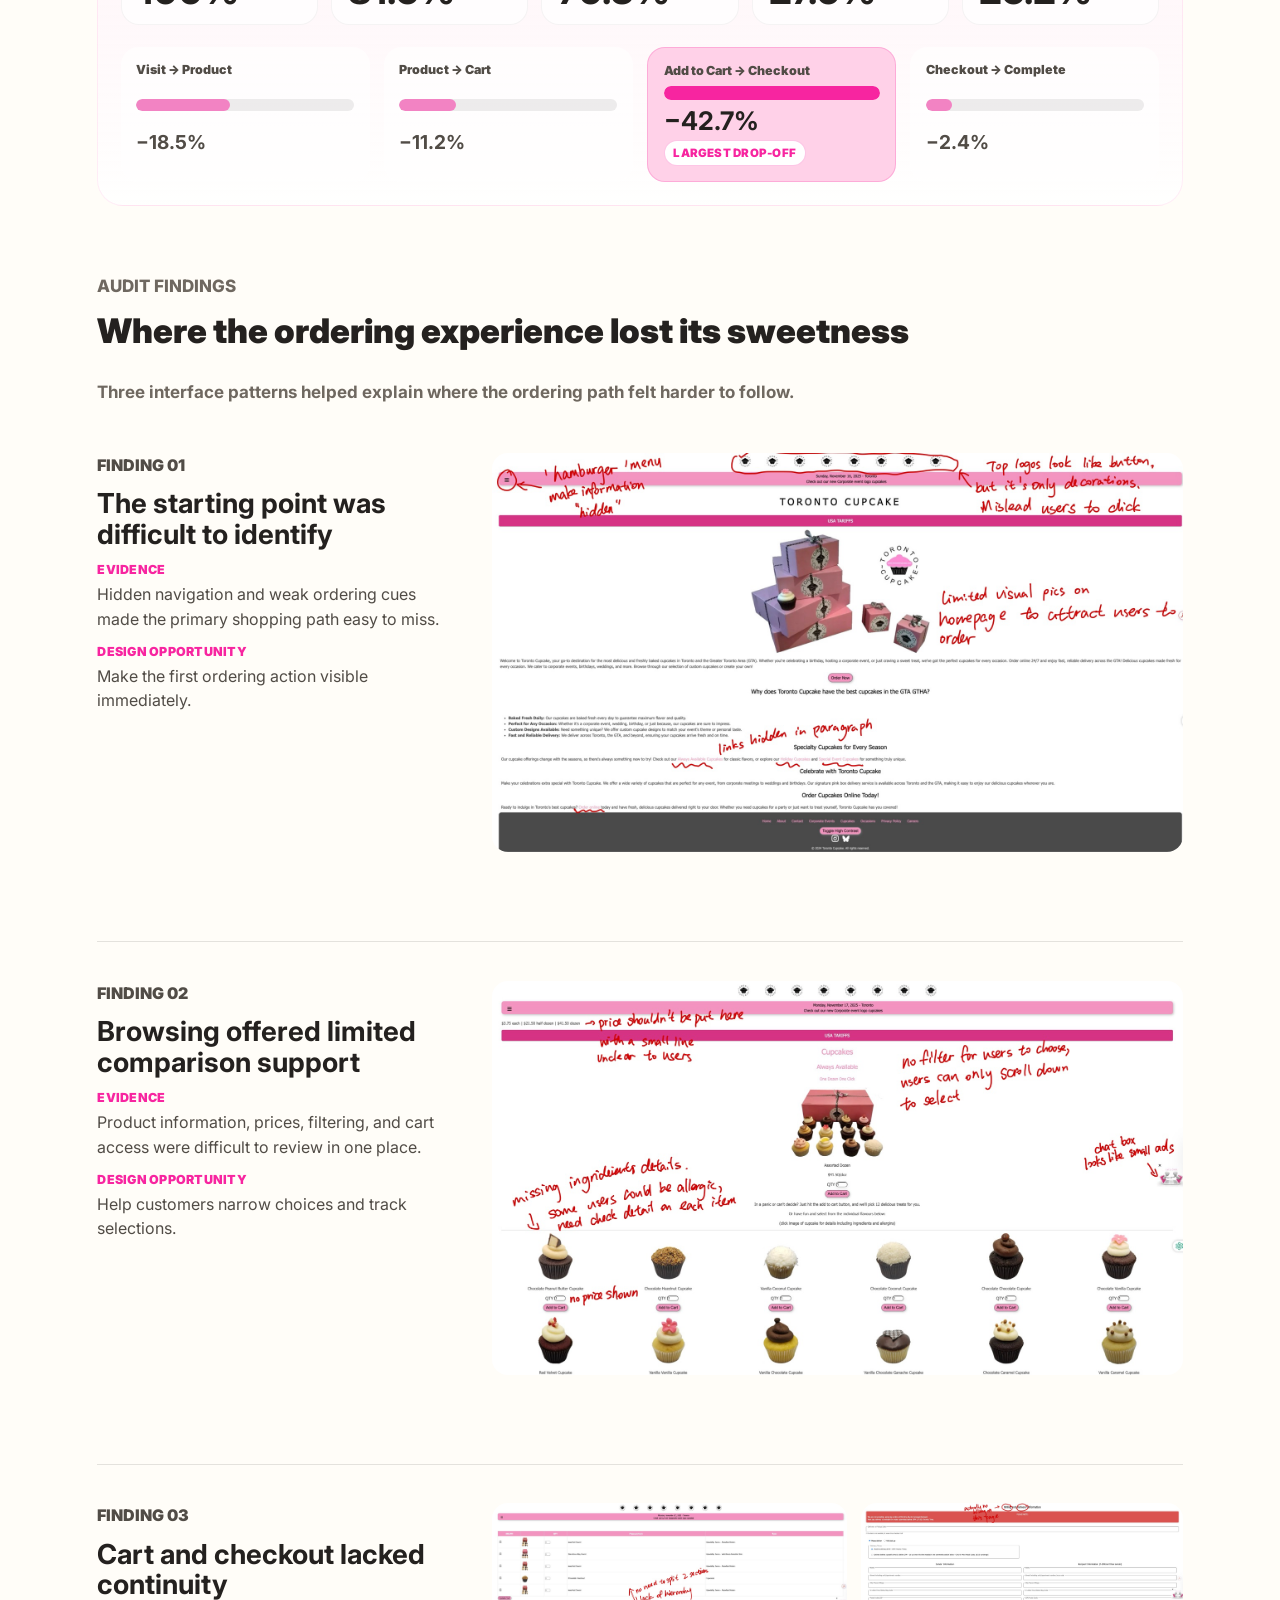
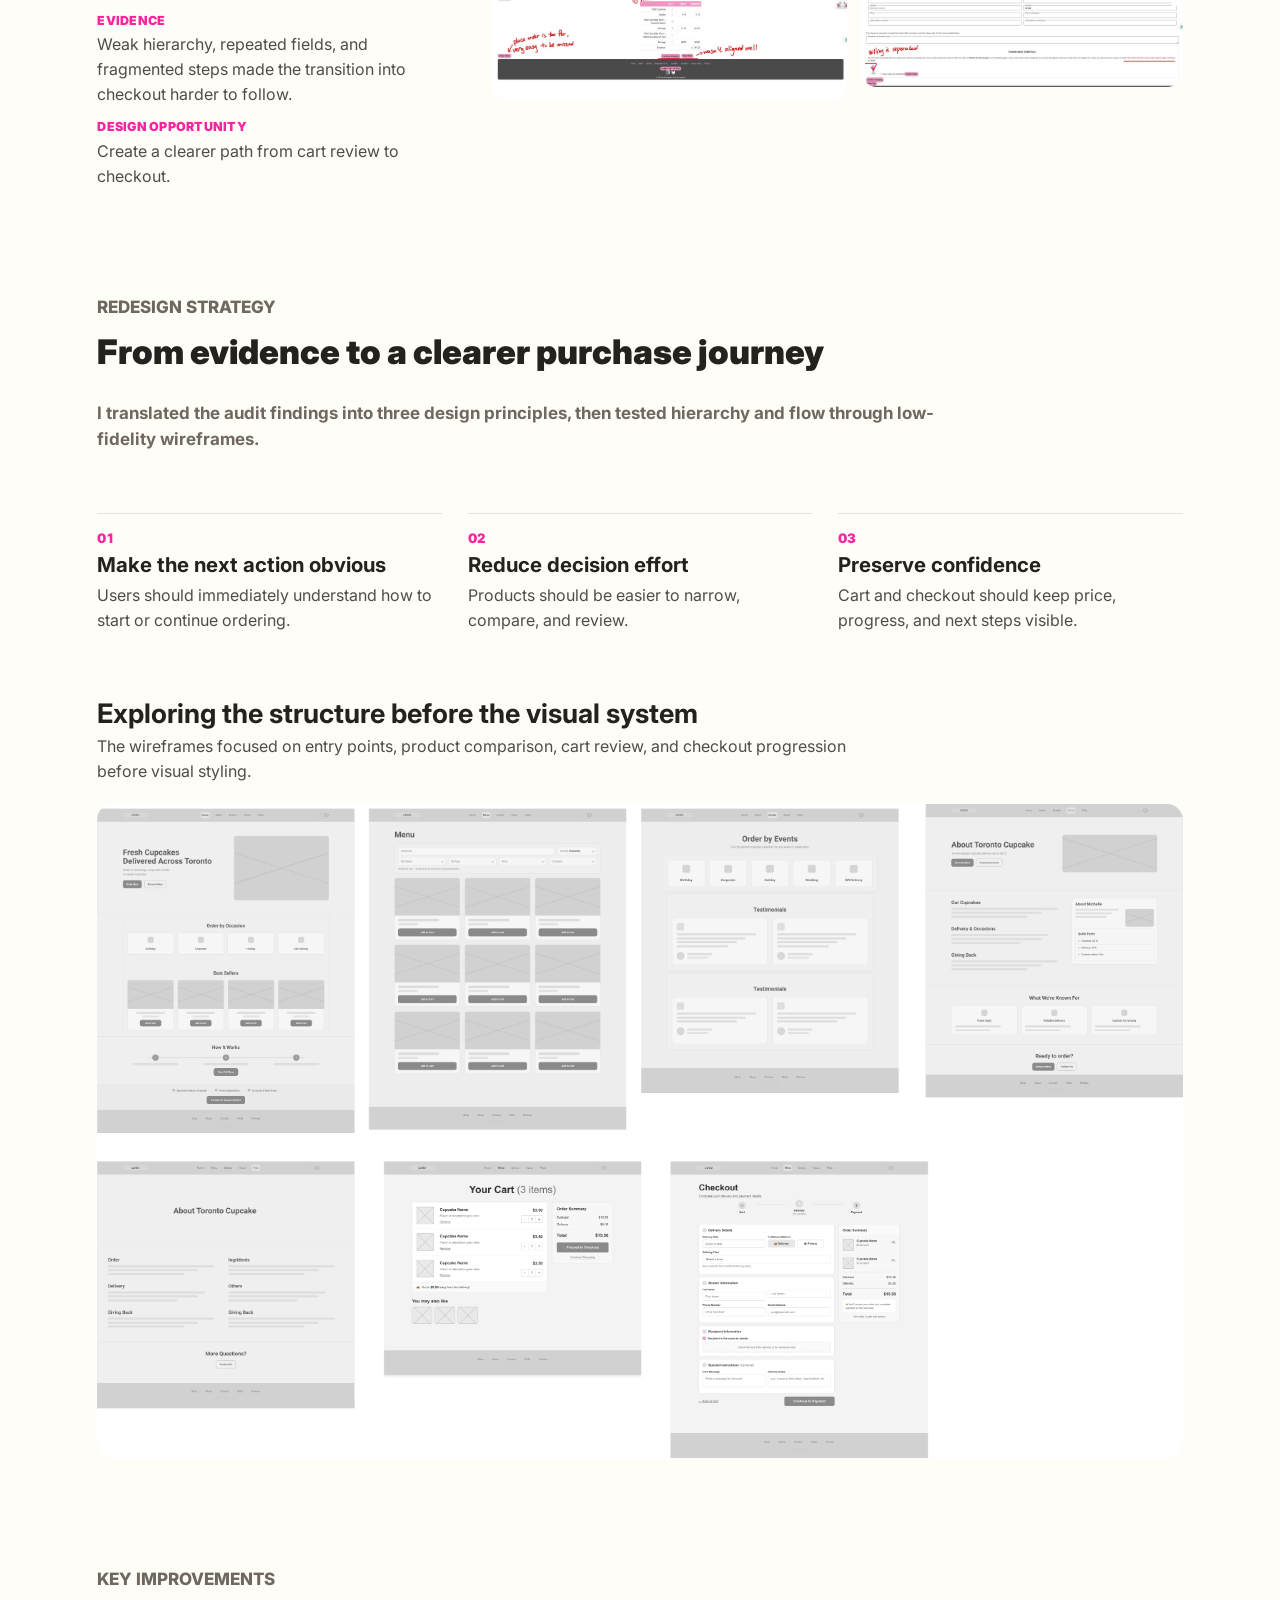
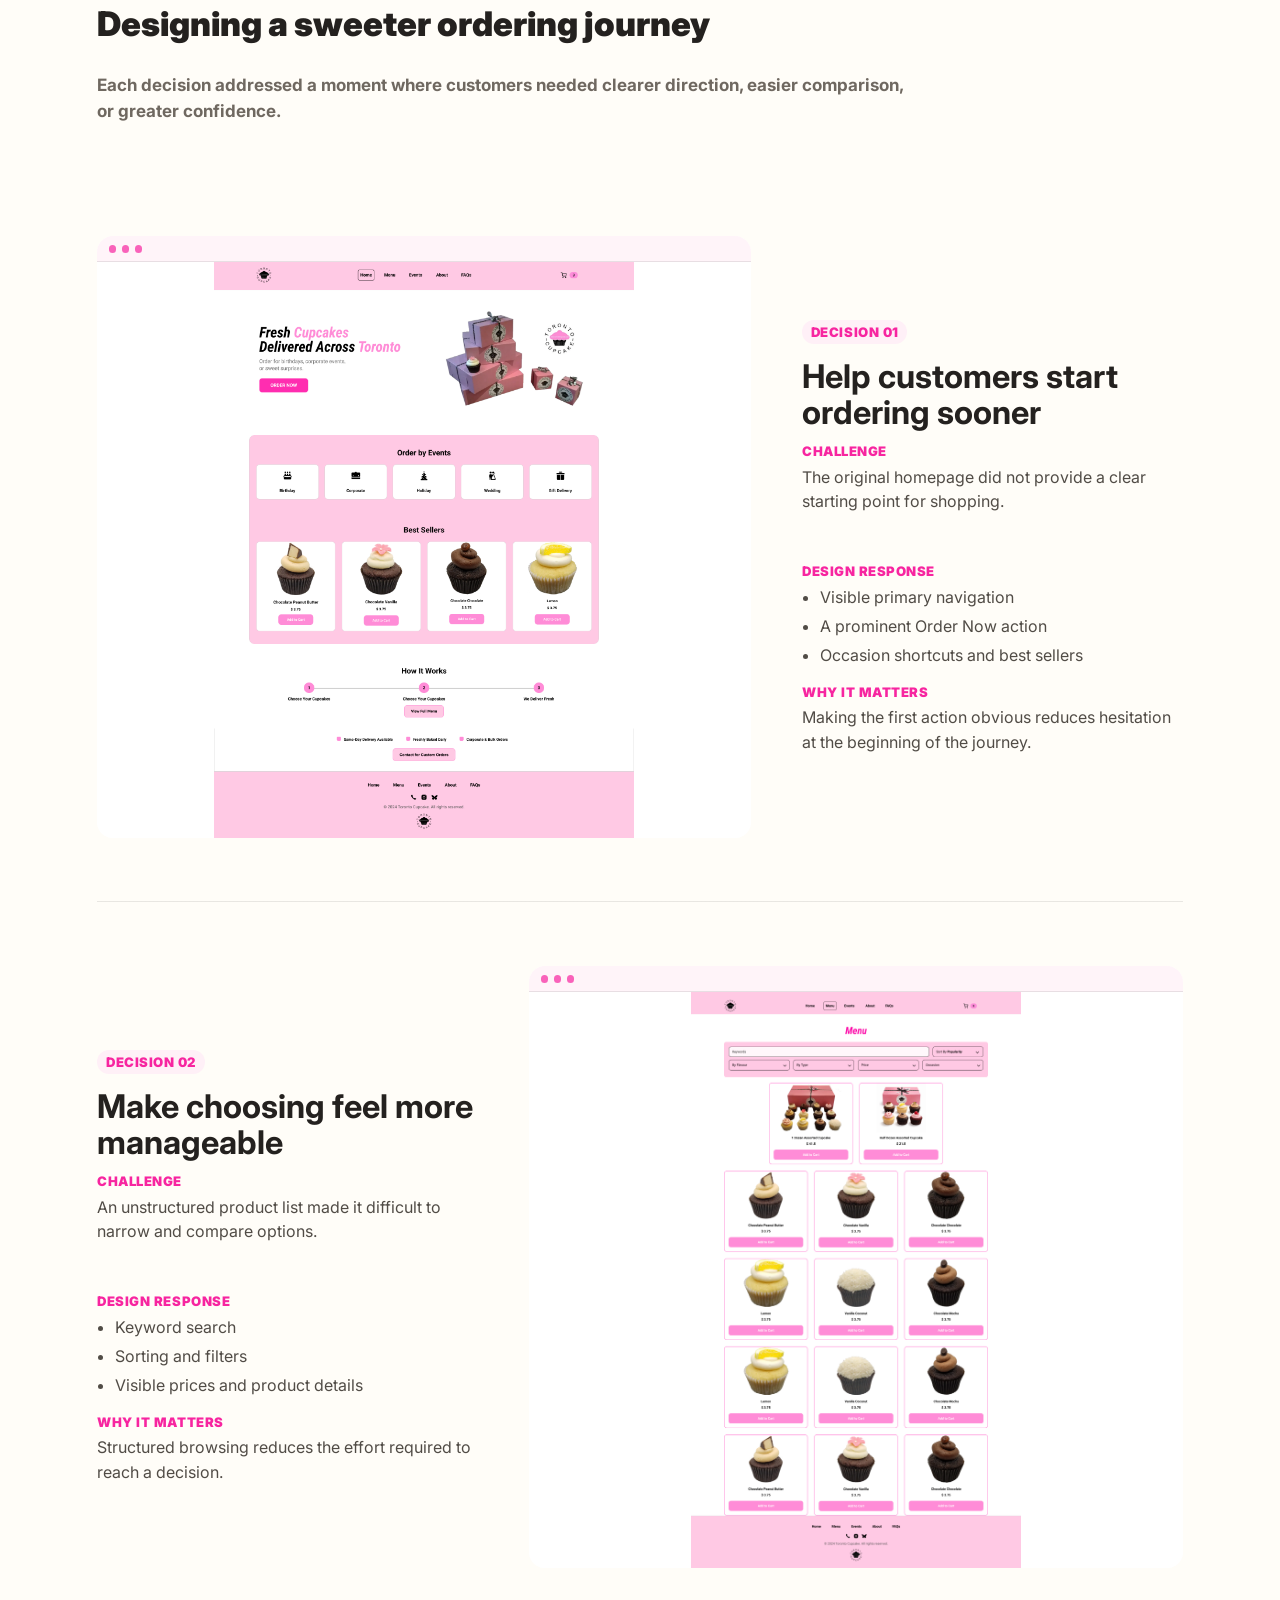
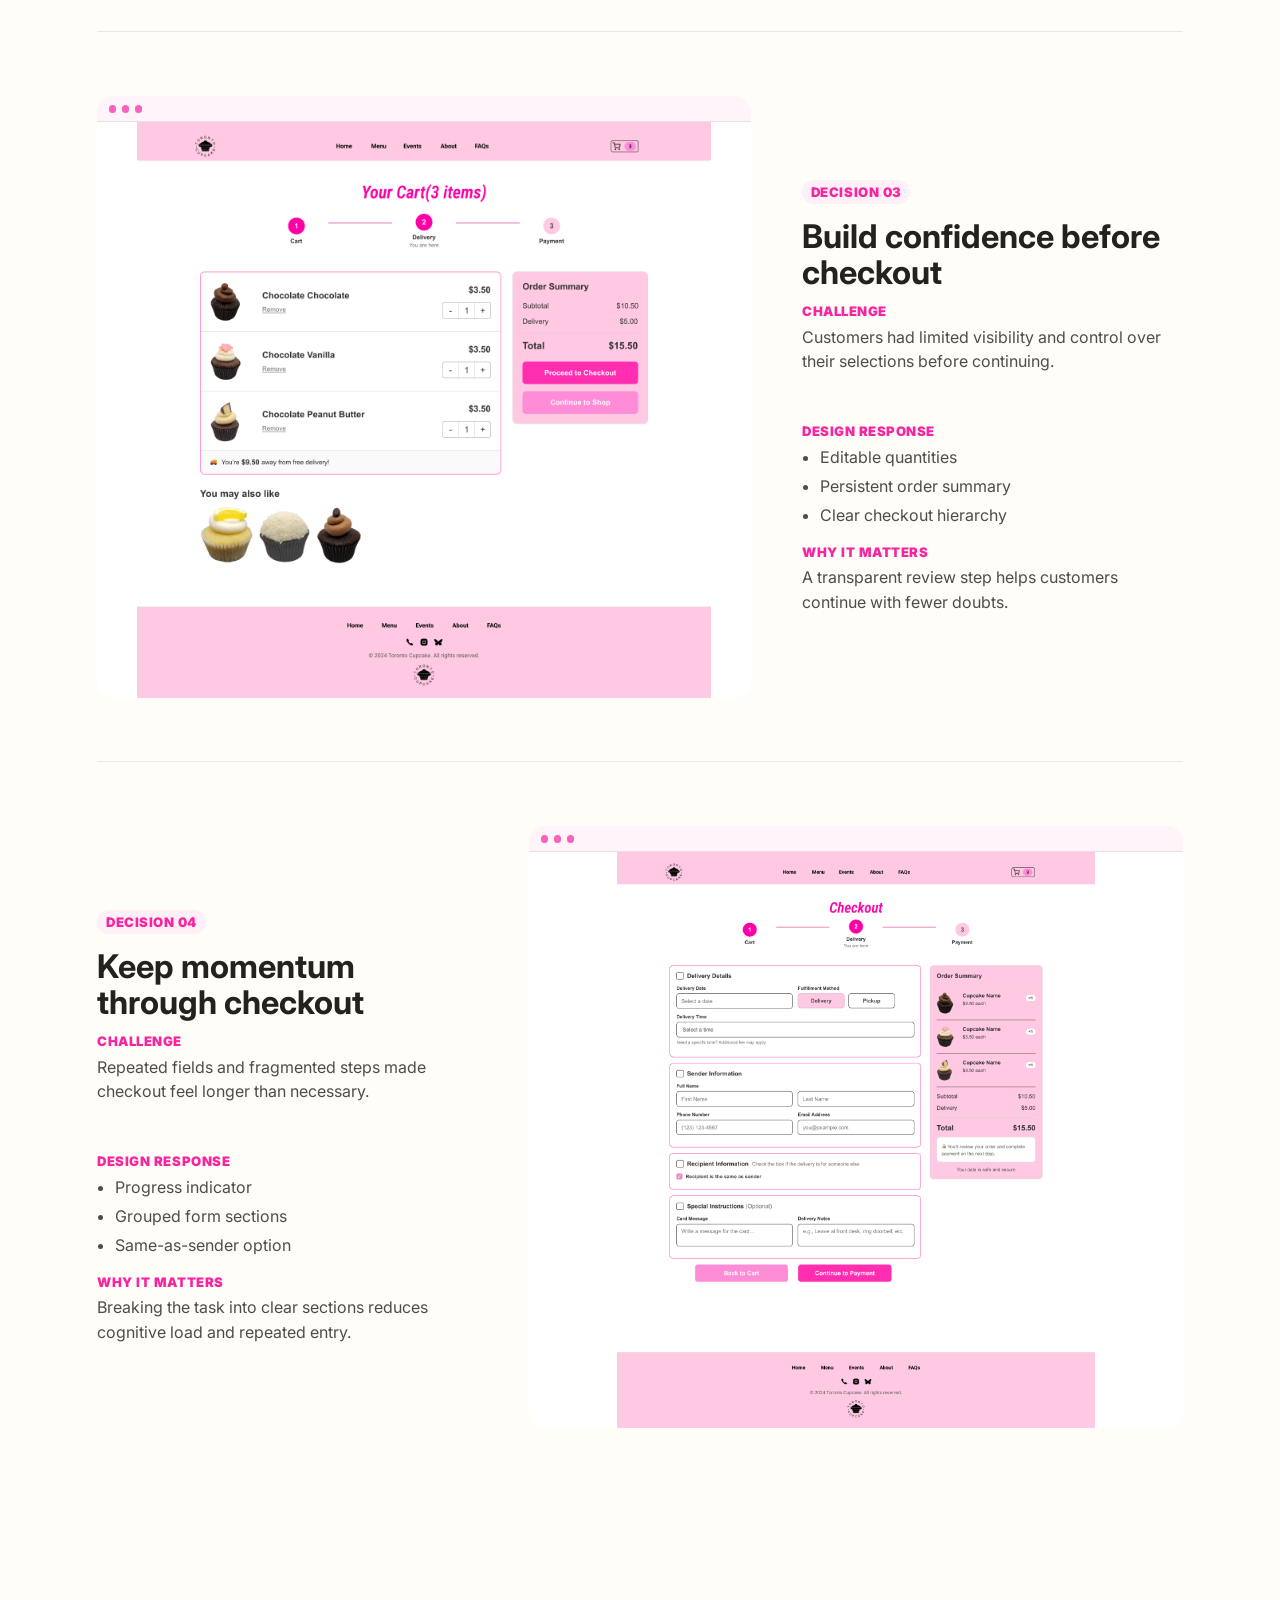
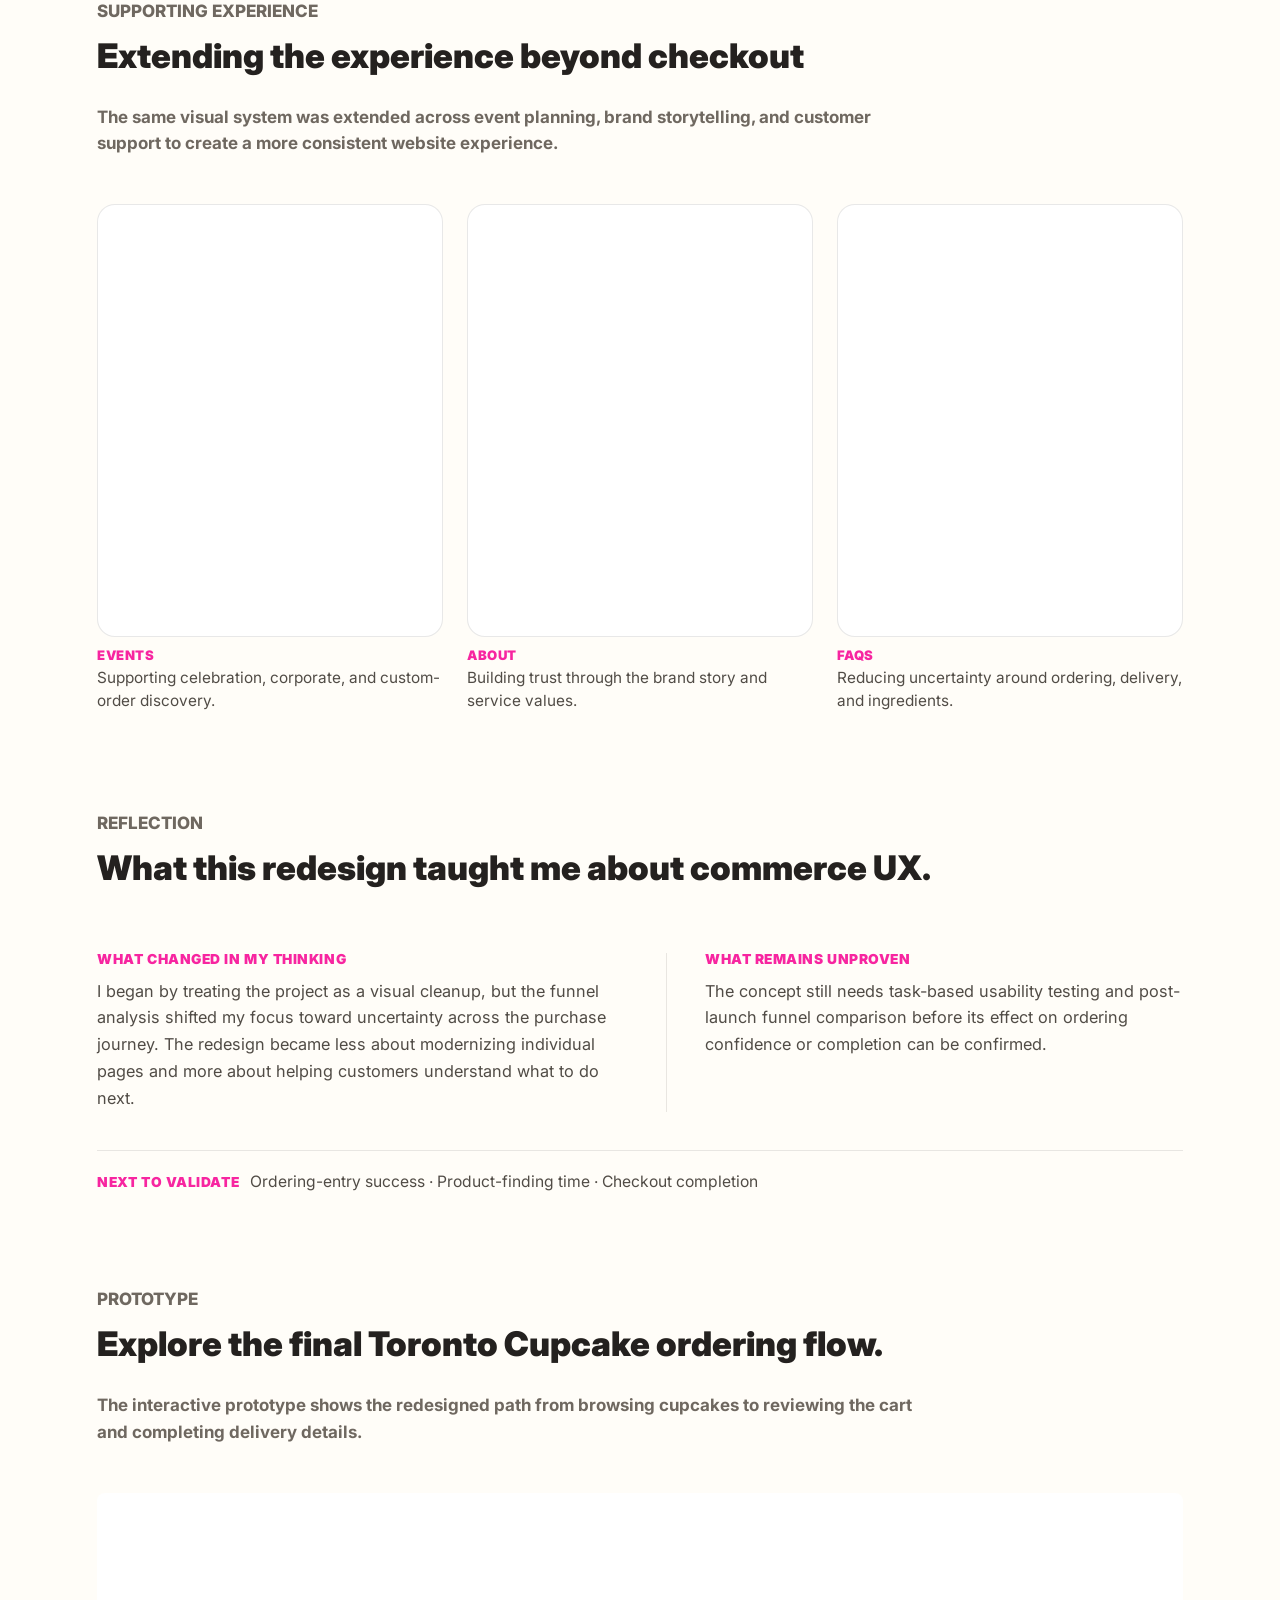
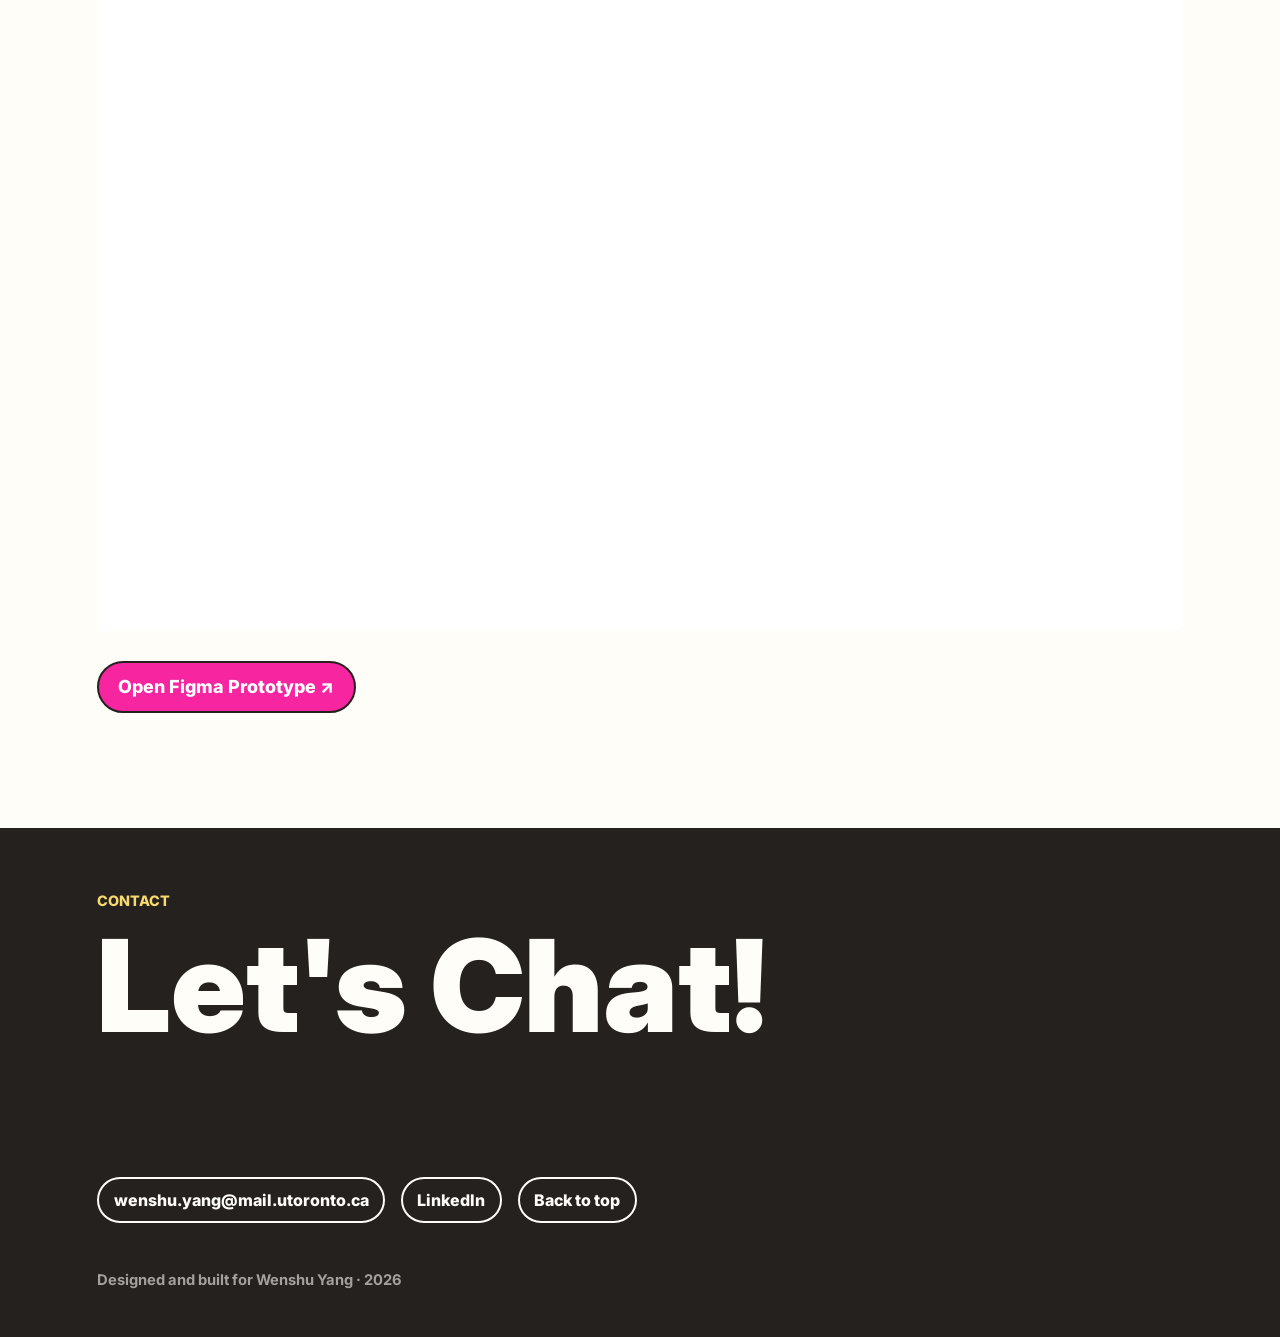
<file: cupcake.html>
<!DOCTYPE html>
<html lang="en">
  <head>
    <meta charset="UTF-8" />
    <meta name="viewport" content="width=device-width, initial-scale=1.0" />
    <title>Toronto Cupcake Redesign Case Study | Wenshu Yang</title>
    <meta
      name="description"
      content="Toronto Cupcake Redesign UX case study by Wenshu Yang: improving product discovery, cart visibility, and checkout clarity."
    />
    <link rel="preconnect" href="https://fonts.googleapis.com" />
    <link rel="preconnect" href="https://fonts.gstatic.com" crossorigin />
    <link
      href="https://fonts.googleapis.com/css2?family=Inter:wght@400;500;600;700;800;900&display=swap"
      rel="stylesheet"
    />
    <link rel="icon" href="assets/logo-wenshu.png" />
    <link rel="stylesheet" href="styles.css?v=20260711-restore3" />
  </head>
  <body class="cupcake-case">
    <div class="cursor-dot" aria-hidden="true"></div>

    <header class="site-header">
      <a class="brand" href="index.html" aria-label="Wenshu Yang home">
        <span class="brand-mark">
          <img src="assets/logo-wenshu.png" alt="" />
        </span>
        <span>Wenshu Yang</span>
      </a>
      <nav aria-label="Main navigation">
        <a href="index.html#work">Work</a>
        <a href="about.html">About</a>
        <a href="#contact">Contact</a>
      </nav>
    </header>

    <main id="top">
      <section class="case-hero section-shell" aria-labelledby="cupcake-title">
        <div class="case-device-stage cupcake-device-stage" aria-label="Toronto Cupcake redesigned website screens">
          <img class="case-hero-image cupcake-case-hero-image" src="assets/cupcake/cupcake-hero-showcase.png" alt="Toronto Cupcake redesigned e-commerce screens for cart, about, checkout, events, home, and menu" />
        </div>

        <div class="case-hero-grid">
          <div class="case-intro cupcake-hero-copy">
            <p class="case-label">Toronto Cupcake Redesign</p>
            <h1 id="cupcake-title">The sweetest part shouldn’t stop at the cupcake.</h1>
            <p>Toronto Cupcake creates beautifully crafted products, but its ordering experience felt text-heavy and difficult to navigate.</p>
            <p>I redesigned the journey to make browsing, choosing, and checking out feel clearer and more delightful.</p>
            <p class="cupcake-design-question">How might ordering cupcakes feel as delightful as receiving them?</p>
            <a class="button primary prototype-cta" href="#prototype">View Interactive Prototype ↓</a>
          </div>

          <aside class="case-facts" aria-label="Project details">
            <div>
              <h2>Product Type</h2>
              <p>E-commerce website redesign</p>
            </div>
            <div>
              <h2>Context</h2>
              <p>Self-initiated redesign</p>
            </div>
            <div>
              <h2>Role</h2>
              <p>Solo UX/UI Designer</p>
            </div>
            <div>
              <h2>Focus</h2>
              <p>Information architecture · conversion flow · checkout UX</p>
            </div>
            <div>
              <h2>Timeline</h2>
              <p>Jan-Feb 2026</p>
            </div>
            <div>
              <h2>Tools</h2>
              <p>Figma</p>
            </div>
          </aside>
        </div>
      </section>

      <section class="case-story section-shell">
        <section class="case-section" aria-labelledby="overview-title">
          <div class="case-story-heading compact">
            <p class="eyebrow">Case Overview</p>
            <h2 id="overview-title">Turning a hard-to-follow ordering path into a clearer e-commerce flow.</h2>
          </div>

          <div class="overview-grid cupcake-overview-grid cupcake-overview-row">
            <article class="cupcake-overview-item">
              <span>Audience</span>
              <p>Toronto and GTA customers ordering cupcakes for personal celebrations, gifts, and events.</p>
            </article>
            <article class="cupcake-overview-item">
              <span>Challenge</span>
              <p>Dense content and unclear shopping paths made the ordering process feel harder than necessary.</p>
            </article>
            <article class="cupcake-overview-item">
              <span>Goal</span>
              <p>Create a clearer journey from product discovery to cart review and checkout.</p>
            </article>
          </div>
        </section>

        <section class="case-section" aria-labelledby="funnel-title">
          <div class="case-story-heading compact">
            <p class="eyebrow">Funnel Diagnosis</p>
            <h2 id="funnel-title">The largest drop-off happened before checkout.</h2>
            <p class="research-source">The largest drop occurred before checkout began, directing the audit toward cart visibility, review, and checkout entry.</p>
          </div>

          <div class="cupcake-funnel-pipeline" aria-label="Toronto Cupcake conversion funnel">
            <ol class="cupcake-funnel-stages">
              <li>
                <span>Landing Page</span>
                <strong>100%</strong>
              </li>
              <li>
                <span>Product Page</span>
                <strong>81.5%</strong>
              </li>
              <li>
                <span>Add to Cart</span>
                <strong>70.3%</strong>
              </li>
              <li>
                <span>Initiate Checkout</span>
                <strong>27.6%</strong>
              </li>
              <li>
                <span>Purchase Complete</span>
                <strong>25.2%</strong>
              </li>
            </ol>

            <div class="cupcake-funnel-drops" aria-label="Drop-off between funnel stages">
              <article class="cupcake-drop-step" style="--drop-size: 43">
                <span>Visit → Product</span>
                <div class="cupcake-drop-meter" aria-hidden="true"><i></i></div>
                <strong>−18.5%</strong>
              </article>
              <article class="cupcake-drop-step" style="--drop-size: 26">
                <span>Product → Cart</span>
                <div class="cupcake-drop-meter" aria-hidden="true"><i></i></div>
                <strong>−11.2%</strong>
              </article>
              <article class="cupcake-drop-step is-largest" style="--drop-size: 100">
                <span>Add to Cart → Checkout</span>
                <div class="cupcake-drop-meter" aria-hidden="true"><i></i></div>
                <strong>−42.7%</strong>
                <em>Largest drop-off</em>
              </article>
              <article class="cupcake-drop-step" style="--drop-size: 8">
                <span>Checkout → Complete</span>
                <div class="cupcake-drop-meter" aria-hidden="true"><i></i></div>
                <strong>−2.4%</strong>
              </article>
            </div>
          </div>
        </section>

        <section class="case-section" aria-labelledby="audit-title">
          <div class="case-story-heading compact">
            <p class="eyebrow">Audit Findings</p>
            <h2 id="audit-title">Where the ordering experience lost its sweetness</h2>
            <p class="research-source">Three interface patterns helped explain where the ordering path felt harder to follow.</p>
          </div>

          <div class="cupcake-audit-editorial" aria-label="Annotated audit evidence grouped by finding">
            <article class="cupcake-audit-finding-block">
              <div class="cupcake-audit-copy">
                <p class="quote-label">Finding 01</p>
                <h3>The starting point was difficult to identify</h3>
                <p><strong>Evidence</strong> Hidden navigation and weak ordering cues made the primary shopping path easy to miss.</p>
                <p><strong>Design Opportunity</strong> Make the first ordering action visible immediately.</p>
              </div>

              <div class="cupcake-audit-visuals">
                <button class="cupcake-audit-visual-link cupcake-image-zoom-trigger is-dominant" type="button" data-zoom-src="assets/cupcake/cupcake-audit-homepage-overview.png" data-zoom-alt="Annotated audit screenshot showing hidden navigation, weak order cues, decorative logos, and buried ordering links on the original Toronto Cupcake homepage" aria-label="Expand annotated homepage overview audit image">
                  <img src="assets/cupcake/cupcake-audit-homepage-overview.png" alt="Annotated audit screenshot showing hidden navigation, weak order cues, decorative logos, and buried ordering links on the original Toronto Cupcake homepage" loading="lazy" />
                </button>
              </div>
            </article>

            <article class="cupcake-audit-finding-block">
              <div class="cupcake-audit-copy">
                <p class="quote-label">Finding 02</p>
                <h3>Browsing offered limited comparison support</h3>
                <p><strong>Evidence</strong> Product information, prices, filtering, and cart access were difficult to review in one place.</p>
                <p><strong>Design Opportunity</strong> Help customers narrow choices and track selections.</p>
              </div>

              <div class="cupcake-audit-visuals">
                <button class="cupcake-audit-visual-link cupcake-image-zoom-trigger is-dominant" type="button" data-zoom-src="assets/cupcake/cupcake-audit-product-page.png" data-zoom-alt="Annotated audit screenshot showing limited filtering, unclear pricing, missing persistent cart access, and product detail issues on the original product page" aria-label="Expand annotated product browsing audit image">
                  <img src="assets/cupcake/cupcake-audit-product-page.png" alt="Annotated audit screenshot showing limited filtering, unclear pricing, missing persistent cart access, and product detail issues on the original product page" loading="lazy" />
                </button>
              </div>
            </article>

            <article class="cupcake-audit-finding-block">
              <div class="cupcake-audit-copy">
                <p class="quote-label">Finding 03</p>
                <h3>Cart and checkout lacked continuity</h3>
                <p><strong>Evidence</strong> Weak hierarchy, repeated fields, and fragmented steps made the transition into checkout harder to follow.</p>
                <p><strong>Design Opportunity</strong> Create a clearer path from cart review to checkout.</p>
              </div>

              <div class="cupcake-audit-visuals two-up">
                <button class="cupcake-audit-visual-link cupcake-image-zoom-trigger is-dominant" type="button" data-zoom-src="assets/cupcake/cupcake-audit-cart-overview.png" data-zoom-alt="Annotated audit screenshot showing weak checkout action hierarchy and fragmented cart review structure" aria-label="Expand annotated cart review audit image">
                  <img src="assets/cupcake/cupcake-audit-cart-overview.png" alt="Annotated audit screenshot showing weak checkout action hierarchy and fragmented cart review structure" loading="lazy" />
                </button>
                <button class="cupcake-audit-visual-link cupcake-image-zoom-trigger" type="button" data-zoom-src="assets/cupcake/cupcake-audit-delivery-form.png" data-zoom-alt="Annotated audit screenshot showing repeated sender and recipient fields and confusing delivery form structure" aria-label="Expand annotated delivery form audit image">
                  <img src="assets/cupcake/cupcake-audit-delivery-form.png" alt="Annotated audit screenshot showing repeated sender and recipient fields and confusing delivery form structure" loading="lazy" />
                </button>
              </div>
            </article>
          </div>
        </section>

        <section class="case-section" aria-labelledby="strategy-title">
          <div class="case-story-heading compact">
            <p class="eyebrow">Redesign Strategy</p>
            <h2 id="strategy-title">From evidence to a clearer purchase journey</h2>
            <p class="research-source">I translated the audit findings into three design principles, then tested hierarchy and flow through low-fidelity wireframes.</p>
          </div>

          <div class="cupcake-principle-list" aria-label="Toronto Cupcake redesign principles">
            <article>
              <span>01</span>
              <h3>Make the next action obvious</h3>
              <p>Users should immediately understand how to start or continue ordering.</p>
            </article>
            <article>
              <span>02</span>
              <h3>Reduce decision effort</h3>
              <p>Products should be easier to narrow, compare, and review.</p>
            </article>
            <article>
              <span>03</span>
              <h3>Preserve confidence</h3>
              <p>Cart and checkout should keep price, progress, and next steps visible.</p>
            </article>
          </div>

          <div class="cupcake-wireframe-study">
            <div class="cupcake-wireframe-copy">
              <h3>Exploring the structure before the visual system</h3>
              <p>The wireframes focused on entry points, product comparison, cart review, and checkout progression before visual styling.</p>
            </div>
            <button class="cupcake-wireframe-link cupcake-image-zoom-trigger" type="button" data-zoom-src="assets/cupcake/cupcake-wireframes.png" data-zoom-alt="Low-fidelity wireframes for the Toronto Cupcake redesign showing homepage, menu, events, about, FAQs, cart, and checkout structures" aria-label="Expand low-fidelity wireframes for the Toronto Cupcake redesign">
              <img src="assets/cupcake/cupcake-wireframes.png" alt="Low-fidelity wireframes for the Toronto Cupcake redesign showing homepage, menu, events, about, FAQs, cart, and checkout structures" loading="lazy" />
            </button>
          </div>
        </section>

        <section class="case-section design-highlights cupcake-improvements" aria-labelledby="improvements-title">
          <div class="case-story-heading compact">
            <p class="eyebrow">Key Improvements</p>
            <h2 id="improvements-title">Designing a sweeter ordering journey</h2>
            <p class="research-source">Each decision addressed a moment where customers needed clearer direction, easier comparison, or greater confidence.</p>
          </div>

          <div class="feature-showcase cupcake-decision-showcase">
            <article class="feature-card cupcake-decision-card">
              <div class="cupcake-decision-intro">
                <p class="cupcake-decision-label">Decision 01</p>
                <h3>Help customers start ordering sooner</h3>
                <div class="cupcake-decision-section cupcake-decision-challenge">
                  <span>Challenge</span>
                  <p>The original homepage did not provide a clear starting point for shopping.</p>
                </div>
              </div>
              <div class="feature-visual cupcake-screen-visual">
                <div class="browser-screen-frame">
                  <div class="browser-bar-mini" aria-hidden="true">
                    <span></span><span></span><span></span>
                  </div>
                  <img class="cupcake-feature-screen" src="assets/cupcake/cupcake-home.png" alt="Toronto Cupcake redesigned homepage screen" />
                </div>
              </div>
              <div class="cupcake-decision-details">
                <div class="cupcake-decision-section">
                  <span>Design Response</span>
                  <ul>
                    <li>Visible primary navigation</li>
                    <li>A prominent Order Now action</li>
                    <li>Occasion shortcuts and best sellers</li>
                  </ul>
                </div>
                <div class="cupcake-decision-section">
                  <span>Why It Matters</span>
                  <p>Making the first action obvious reduces hesitation at the beginning of the journey.</p>
                </div>
              </div>
            </article>

            <article class="feature-card cupcake-decision-card reverse">
              <div class="cupcake-decision-intro">
                <p class="cupcake-decision-label">Decision 02</p>
                <h3>Make choosing feel more manageable</h3>
                <div class="cupcake-decision-section cupcake-decision-challenge">
                  <span>Challenge</span>
                  <p>An unstructured product list made it difficult to narrow and compare options.</p>
                </div>
              </div>
              <div class="feature-visual cupcake-screen-visual">
                <div class="browser-screen-frame">
                  <div class="browser-bar-mini" aria-hidden="true">
                    <span></span><span></span><span></span>
                  </div>
                  <img class="cupcake-feature-screen" src="assets/cupcake/cupcake-menu.png" alt="Toronto Cupcake redesigned menu browsing screen with filters" />
                </div>
              </div>
              <div class="cupcake-decision-details">
                <div class="cupcake-decision-section">
                  <span>Design Response</span>
                  <ul>
                    <li>Keyword search</li>
                    <li>Sorting and filters</li>
                    <li>Visible prices and product details</li>
                  </ul>
                </div>
                <div class="cupcake-decision-section">
                  <span>Why It Matters</span>
                  <p>Structured browsing reduces the effort required to reach a decision.</p>
                </div>
              </div>
            </article>

            <article class="feature-card cupcake-decision-card">
              <div class="cupcake-decision-intro">
                <p class="cupcake-decision-label">Decision 03</p>
                <h3>Build confidence before checkout</h3>
                <div class="cupcake-decision-section cupcake-decision-challenge">
                  <span>Challenge</span>
                  <p>Customers had limited visibility and control over their selections before continuing.</p>
                </div>
              </div>
              <div class="feature-visual cupcake-screen-visual">
                <div class="browser-screen-frame">
                  <div class="browser-bar-mini" aria-hidden="true">
                    <span></span><span></span><span></span>
                  </div>
                  <img class="cupcake-feature-screen" src="assets/cupcake/cupcake-cart.png" alt="Toronto Cupcake redesigned cart review screen" />
                </div>
              </div>
              <div class="cupcake-decision-details">
                <div class="cupcake-decision-section">
                  <span>Design Response</span>
                  <ul>
                    <li>Editable quantities</li>
                    <li>Persistent order summary</li>
                    <li>Clear checkout hierarchy</li>
                  </ul>
                </div>
                <div class="cupcake-decision-section">
                  <span>Why It Matters</span>
                  <p>A transparent review step helps customers continue with fewer doubts.</p>
                </div>
              </div>
            </article>

            <article class="feature-card cupcake-decision-card reverse">
              <div class="cupcake-decision-intro">
                <p class="cupcake-decision-label">Decision 04</p>
                <h3>Keep momentum through checkout</h3>
                <div class="cupcake-decision-section cupcake-decision-challenge">
                  <span>Challenge</span>
                  <p>Repeated fields and fragmented steps made checkout feel longer than necessary.</p>
                </div>
              </div>
              <div class="feature-visual cupcake-screen-visual">
                <div class="browser-screen-frame">
                  <div class="browser-bar-mini" aria-hidden="true">
                    <span></span><span></span><span></span>
                  </div>
                  <img class="cupcake-feature-screen" src="assets/cupcake/cupcake-checkout.png" alt="Toronto Cupcake redesigned checkout delivery form screen" />
                </div>
              </div>
              <div class="cupcake-decision-details">
                <div class="cupcake-decision-section">
                  <span>Design Response</span>
                  <ul>
                    <li>Progress indicator</li>
                    <li>Grouped form sections</li>
                    <li>Same-as-sender option</li>
                  </ul>
                </div>
                <div class="cupcake-decision-section">
                  <span>Why It Matters</span>
                  <p>Breaking the task into clear sections reduces cognitive load and repeated entry.</p>
                </div>
              </div>
            </article>
          </div>
        </section>

        <section class="case-section cupcake-supporting-experience" aria-labelledby="supporting-title">
          <div class="case-story-heading compact">
            <p class="eyebrow">Supporting Experience</p>
            <h2 id="supporting-title">Extending the experience beyond checkout</h2>
            <p class="research-source">The same visual system was extended across event planning, brand storytelling, and customer support to create a more consistent website experience.</p>
          </div>

          <div class="cupcake-supporting-layout" aria-label="Toronto Cupcake supporting page screens">
            <figure class="cupcake-supporting-preview is-events">
              <button class="cupcake-supporting-image cupcake-image-zoom-trigger" type="button" data-zoom-src="assets/cupcake/cupcake-events.png" data-zoom-alt="Toronto Cupcake redesigned Events page showing event categories, testimonials, and custom order contact path" aria-label="Expand Toronto Cupcake Events page screenshot">
                <img src="assets/cupcake/cupcake-events.png" alt="Toronto Cupcake redesigned Events page preview" loading="lazy" />
              </button>
              <figcaption>
                <span>Events</span>
                <p>Supporting celebration, corporate, and custom-order discovery.</p>
              </figcaption>
            </figure>

            <figure class="cupcake-supporting-preview is-about">
              <button class="cupcake-supporting-image cupcake-image-zoom-trigger" type="button" data-zoom-src="assets/cupcake/cupcake-about.png" data-zoom-alt="Toronto Cupcake redesigned About page showing brand story, delivery values, quick facts, and service strengths" aria-label="Expand Toronto Cupcake About page screenshot">
                <img src="assets/cupcake/cupcake-about.png" alt="Toronto Cupcake redesigned About page preview" loading="lazy" />
              </button>
              <figcaption>
                <span>About</span>
                <p>Building trust through the brand story and service values.</p>
              </figcaption>
            </figure>

            <figure class="cupcake-supporting-preview is-faqs">
              <button class="cupcake-supporting-image cupcake-image-zoom-trigger" type="button" data-zoom-src="assets/cupcake/cupcake-faqs.png" data-zoom-alt="Toronto Cupcake redesigned FAQs page showing contact information, hours, ordering, delivery, ingredients, and event questions" aria-label="Expand Toronto Cupcake FAQs page screenshot">
                <img src="assets/cupcake/cupcake-faqs.png" alt="Toronto Cupcake redesigned FAQs page preview" loading="lazy" />
              </button>
              <figcaption>
                <span>FAQs</span>
                <p>Reducing uncertainty around ordering, delivery, and ingredients.</p>
              </figcaption>
            </figure>
          </div>
        </section>

        <section class="case-section reflection-section cupcake-reflection-section" aria-labelledby="reflection-title">
          <div class="case-story-heading compact">
            <p class="eyebrow">Reflection</p>
            <h2 id="reflection-title">What this redesign taught me about commerce UX.</h2>
          </div>

          <div class="cupcake-reflection-open">
            <div class="cupcake-reflection-column">
              <span>What changed in my thinking</span>
              <p>I began by treating the project as a visual cleanup, but the funnel analysis shifted my focus toward uncertainty across the purchase journey. The redesign became less about modernizing individual pages and more about helping customers understand what to do next.</p>
            </div>
            <div class="cupcake-reflection-column">
              <span>What remains unproven</span>
              <p>The concept still needs task-based usability testing and post-launch funnel comparison before its effect on ordering confidence or completion can be confirmed.</p>
            </div>
          </div>

          <p class="cupcake-validation-line"><span>Next to validate</span> Ordering-entry success · Product-finding time · Checkout completion</p>
        </section>

        <section class="case-section prototype-section" id="prototype" aria-labelledby="prototype-title">
          <div class="case-story-heading compact">
            <p class="eyebrow">Prototype</p>
            <h2 id="prototype-title">Explore the final Toronto Cupcake ordering flow.</h2>
            <p class="research-source">The interactive prototype shows the redesigned path from browsing cupcakes to reviewing the cart and completing delivery details.</p>
          </div>

          <div class="prototype-frame">
            <iframe
              title="Toronto Cupcake Redesign Figma prototype"
              src="https://embed.figma.com/proto/r3Wsgo4RUs7j4Qi4kUCXA8/Toronto-Cupcake-Redesign?node-id=51-270&amp;viewport=456%2C422%2C0.08&amp;t=KiVZM33rH7WrYYWg-1&amp;scaling=scale-down&amp;content-scaling=fixed&amp;starting-point-node-id=51%3A270&amp;page-id=33%3A10&amp;embed-host=share"
              allowfullscreen>
            </iframe>
          </div>

          <a class="button primary prototype-open" href="https://www.figma.com/proto/r3Wsgo4RUs7j4Qi4kUCXA8/Toronto-Cupcake-Redesign?node-id=51-270&amp;p=f&amp;viewport=512%2C314%2C0.09&amp;t=palU6675SQWBD1lQ-1&amp;scaling=scale-down-width&amp;content-scaling=fixed&amp;starting-point-node-id=51%3A270&amp;page-id=33%3A10" target="_blank" rel="noreferrer">
            Open Figma Prototype ↗
          </a>
        </section>

        <dialog class="cupcake-image-dialog" aria-labelledby="cupcake-image-dialog-title">
          <div class="cupcake-image-dialog-inner">
            <h2 class="cupcake-image-dialog-title" id="cupcake-image-dialog-title">Expanded Toronto Cupcake image</h2>
            <button class="cupcake-image-dialog-close" type="button" aria-label="Close expanded image">×</button>
            <img class="cupcake-image-dialog-image" alt="" />
          </div>
        </dialog>
      </section>

      <section class="contact" id="contact" aria-labelledby="contact-title">
        <div class="contact-card section-shell">
          <p class="eyebrow">Contact</p>
          <h2 id="contact-title">Let's Chat!</h2>
          <div class="contact-links">
            <a href="mailto:wenshu.yang@mail.utoronto.ca">wenshu.yang@mail.utoronto.ca</a>
            <a href="https://www.linkedin.com/in/wenshu-yang/" target="_blank" rel="noreferrer">LinkedIn</a>
            <a href="#top">Back to top</a>
          </div>
          <p class="contact-footer">Designed and built for Wenshu Yang · 2026</p>
        </div>
      </section>
    </main>

    <script src="script.js?v=20260711-restore3"></script>
  </body>
</html>
</file>
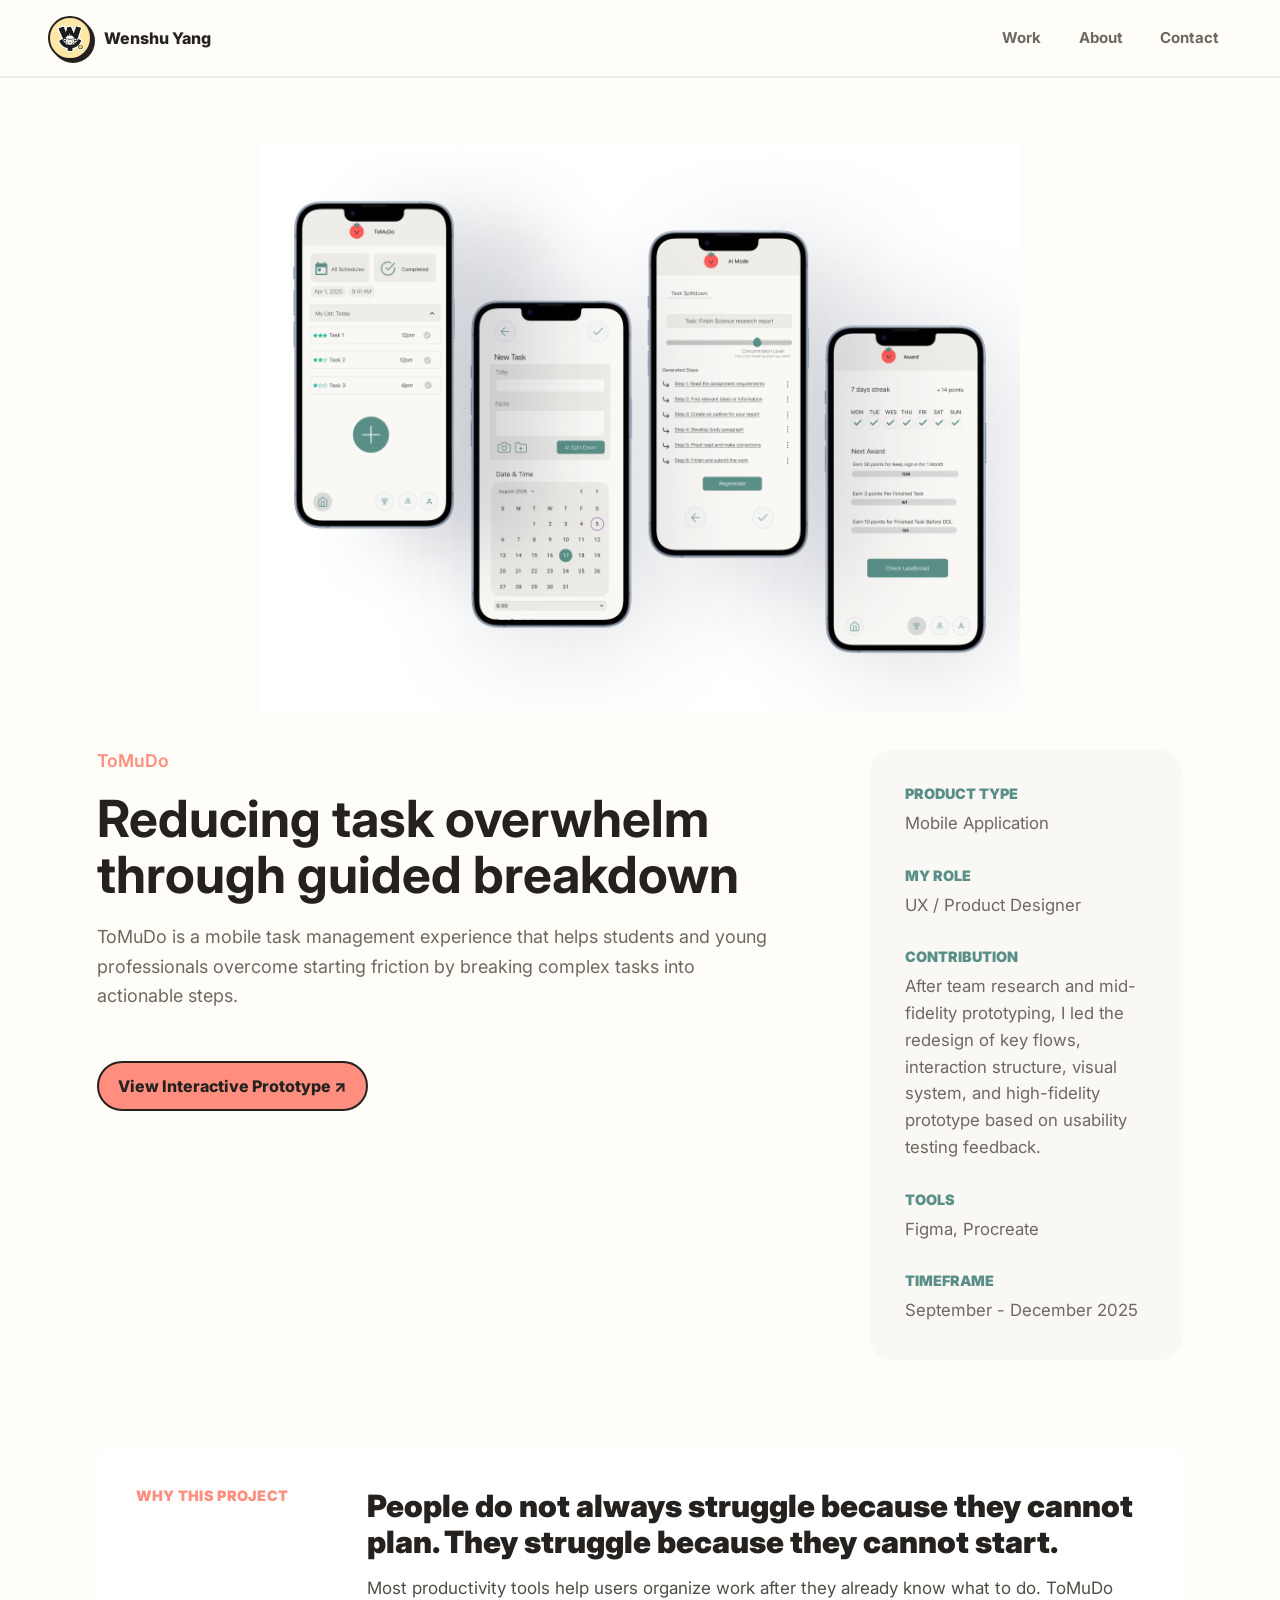
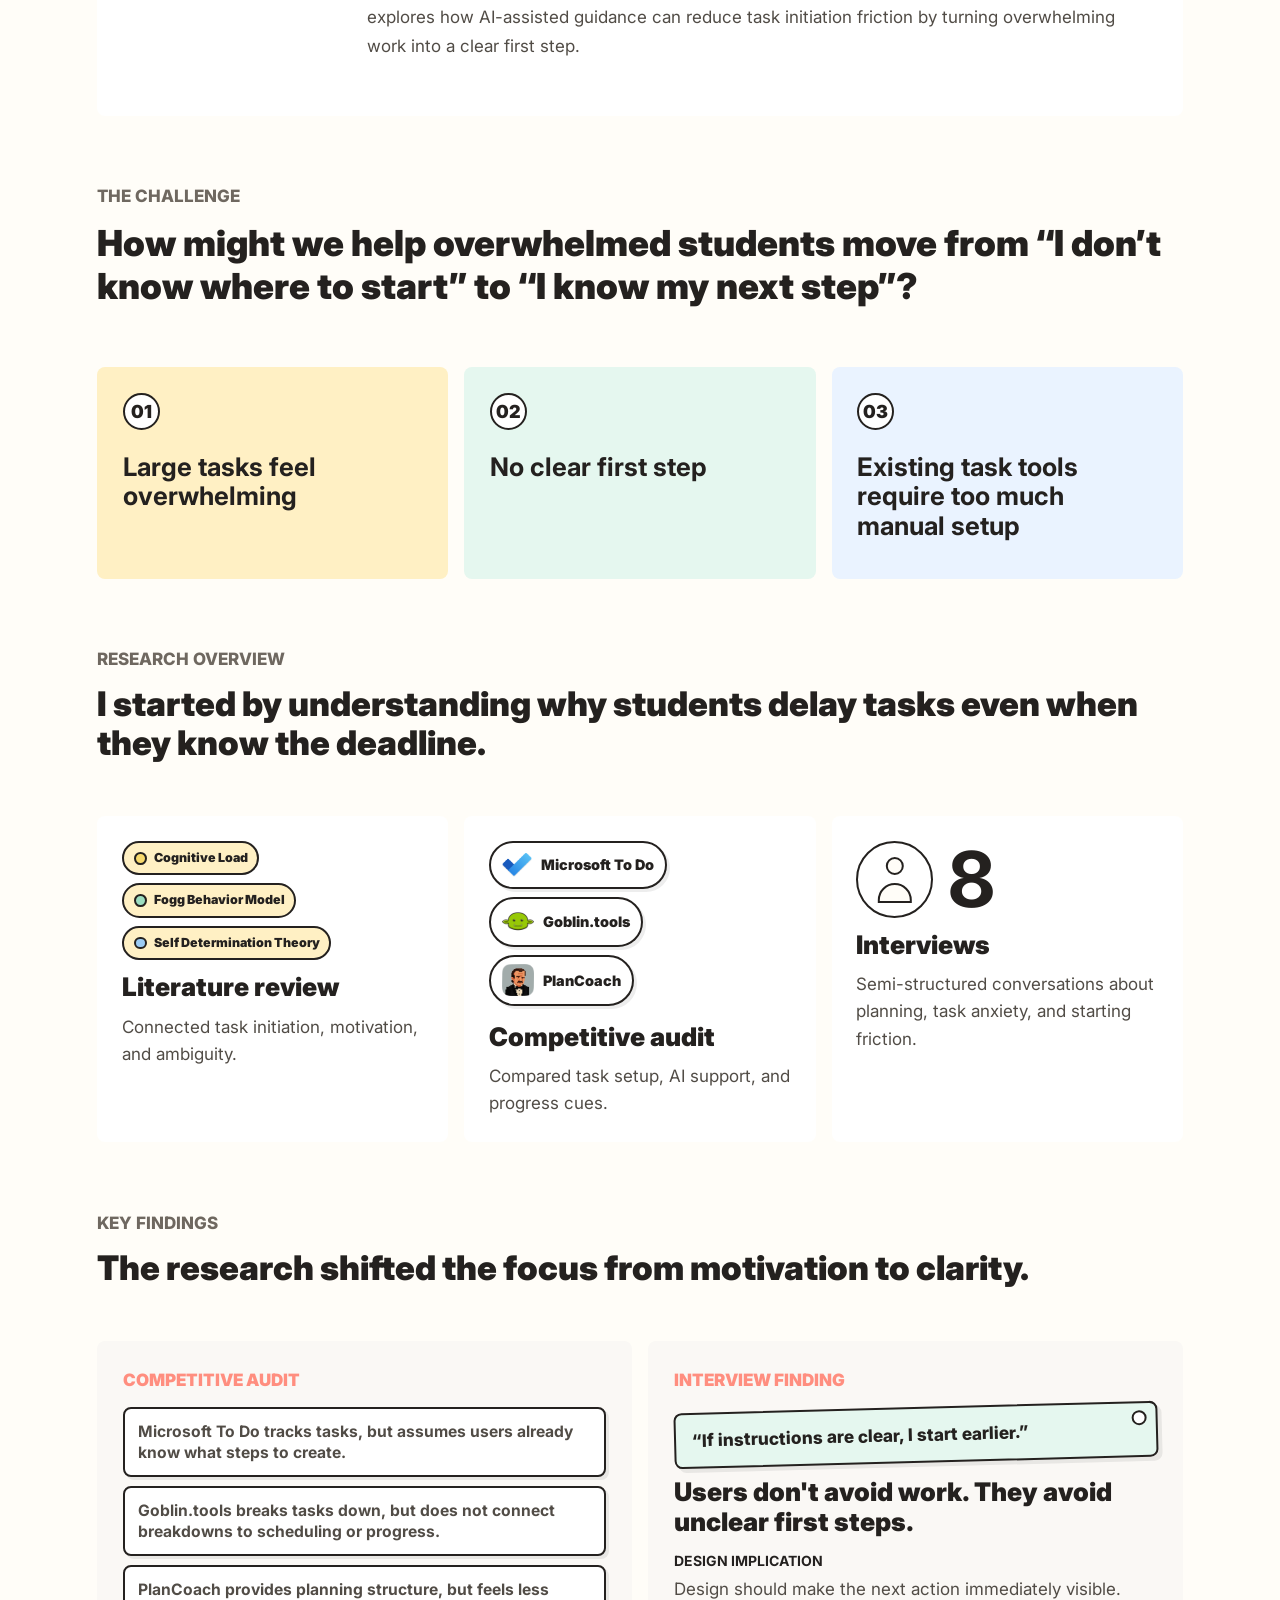
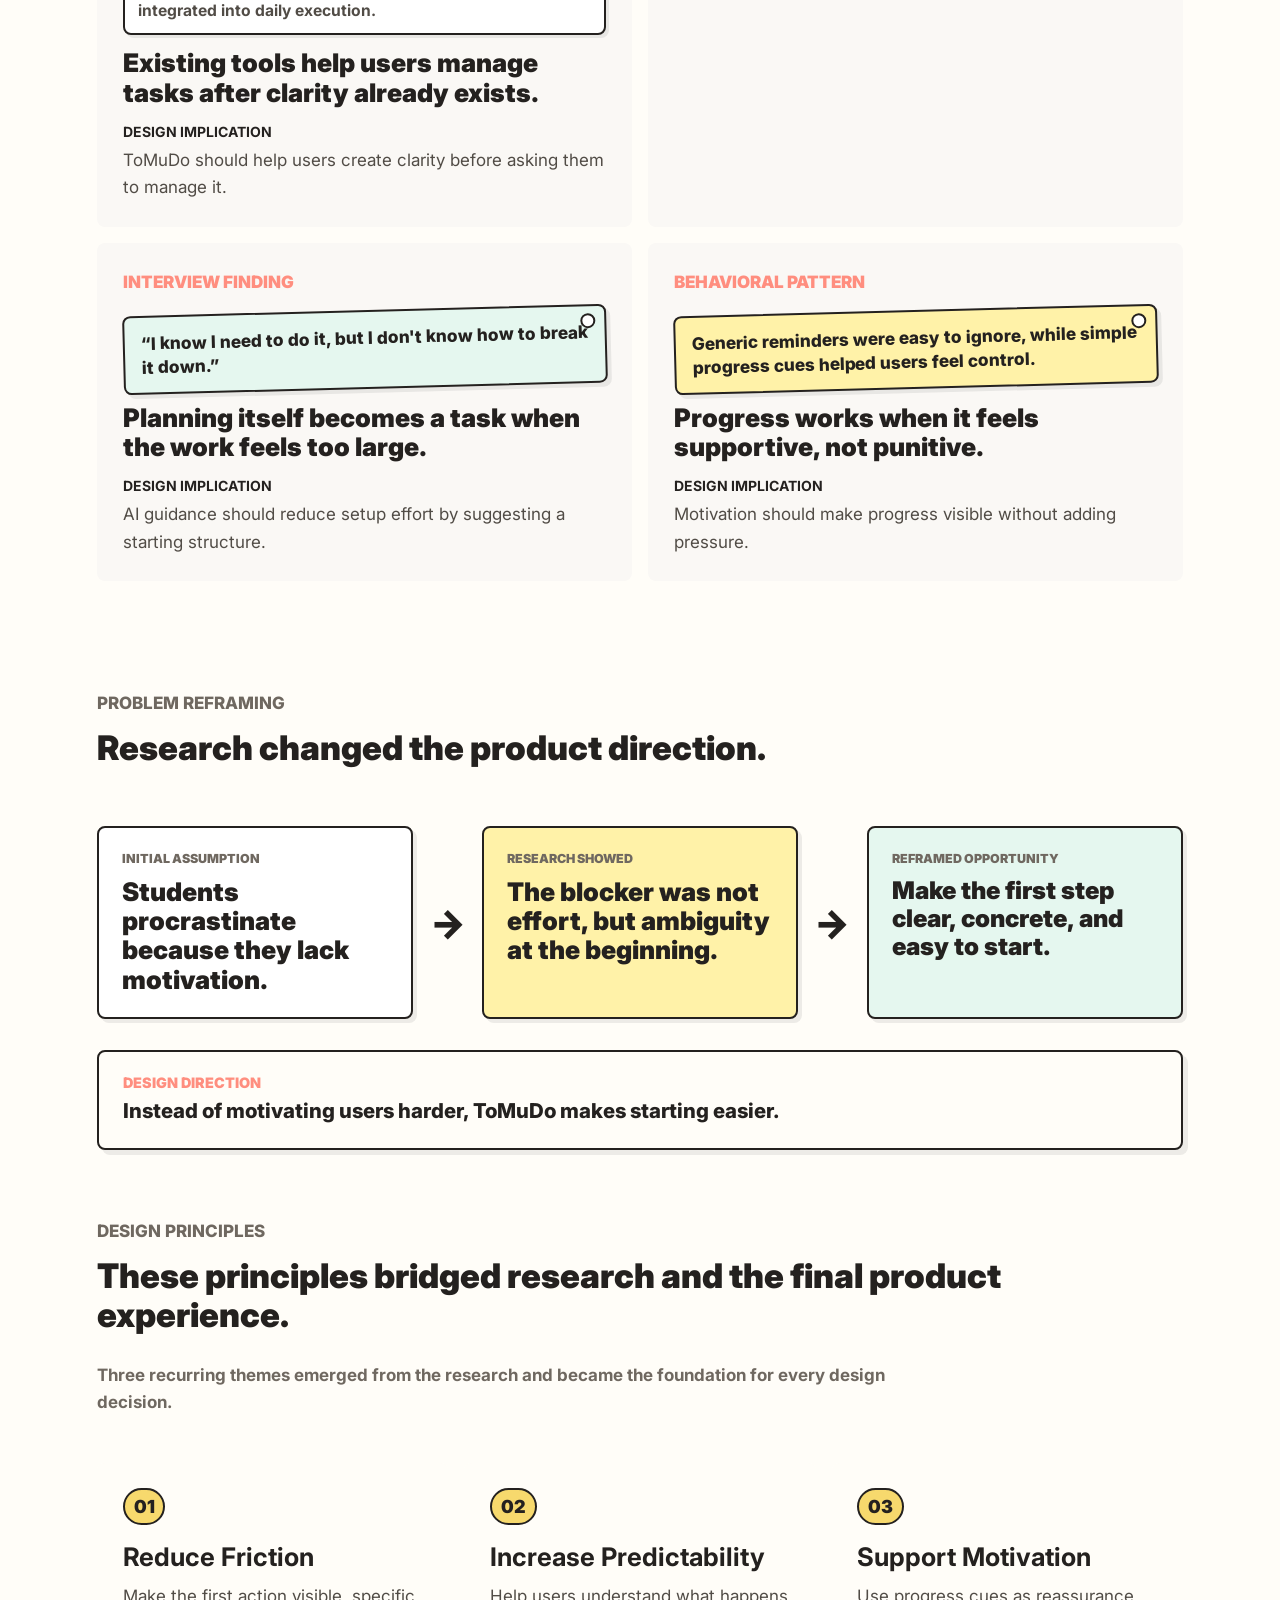
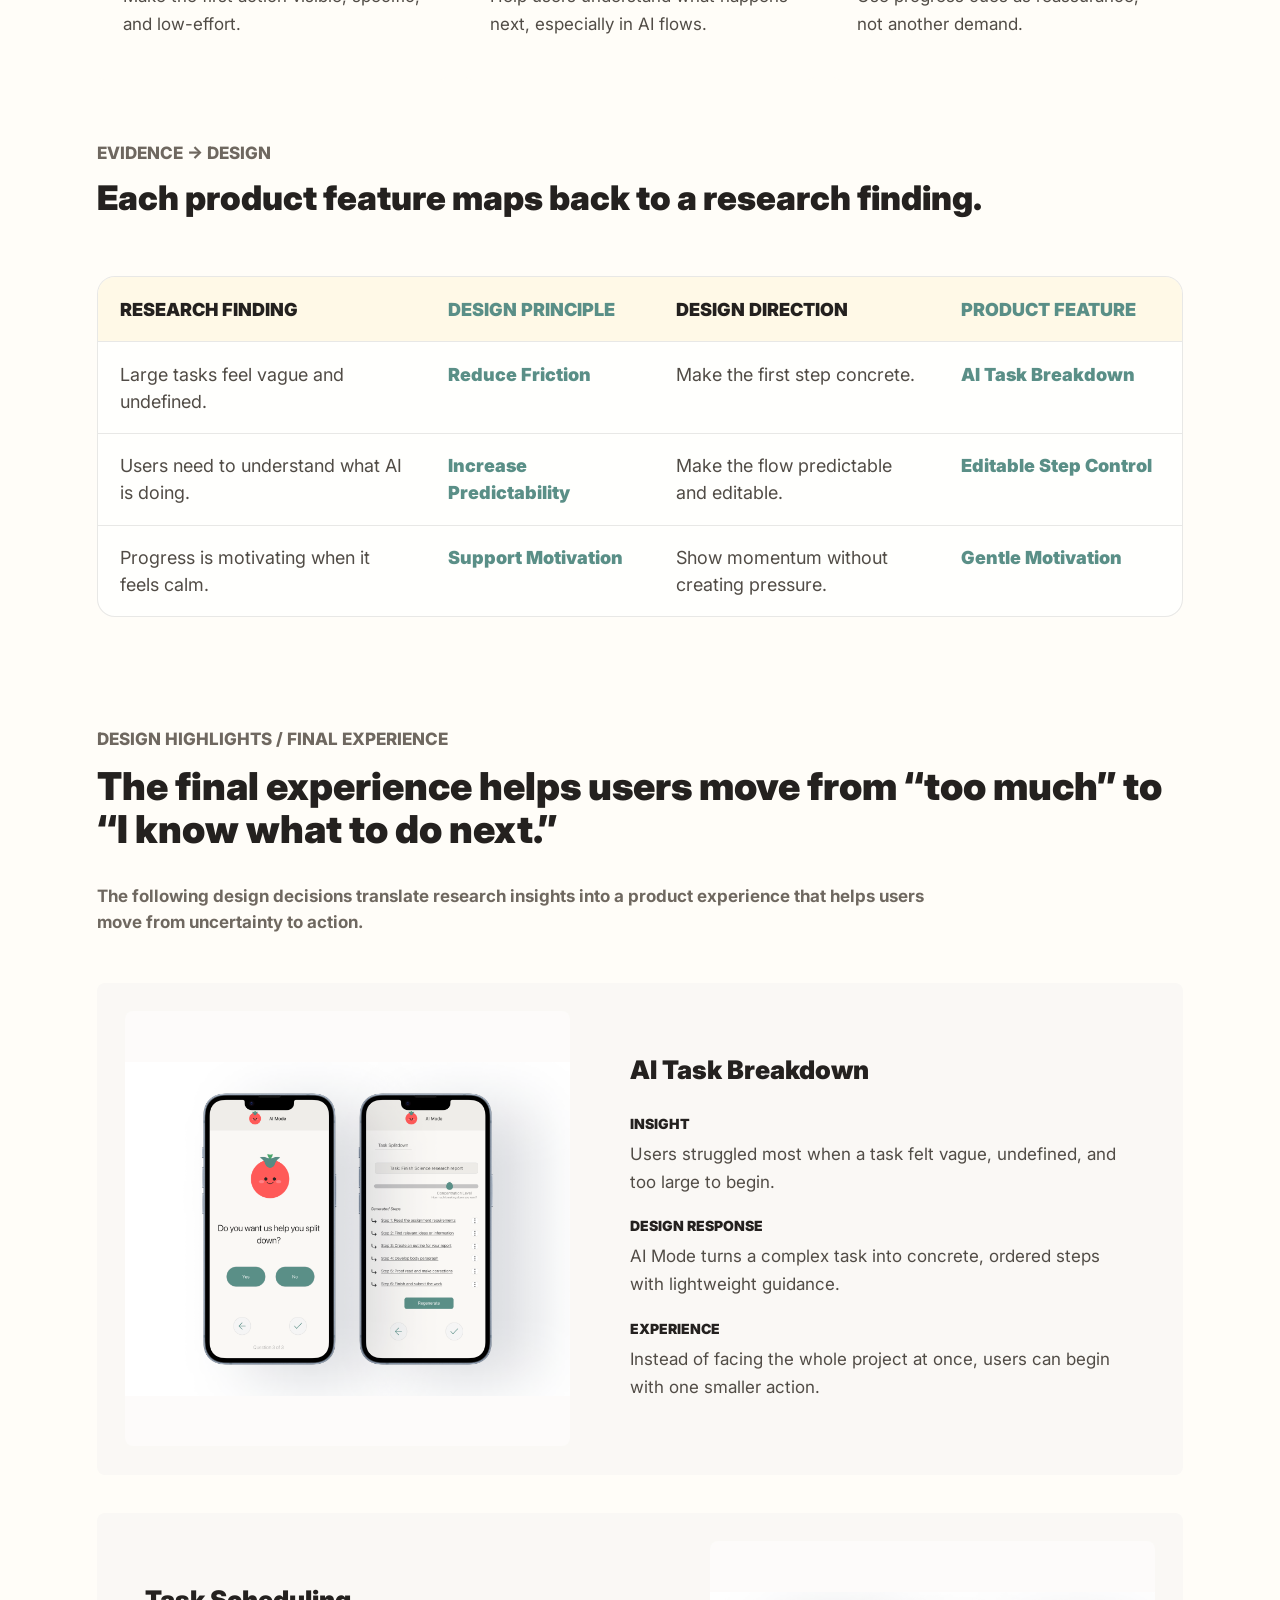
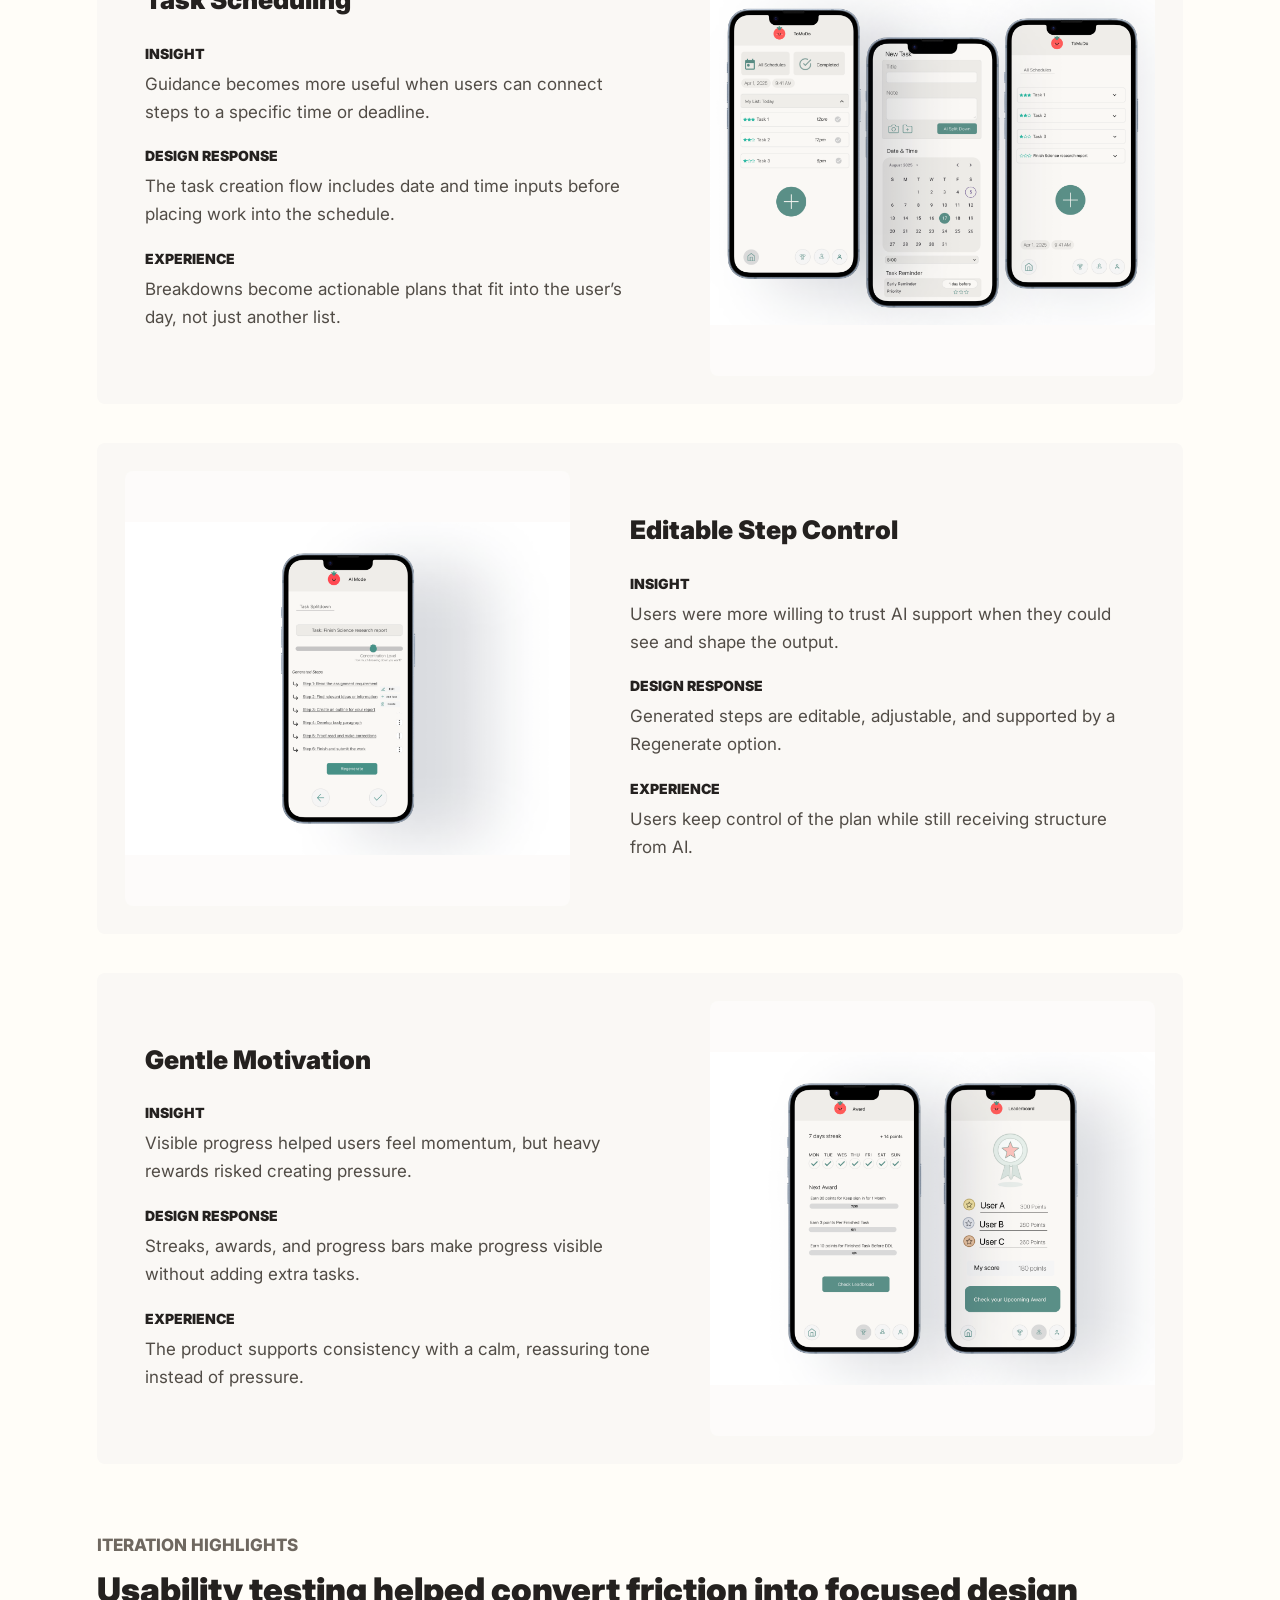
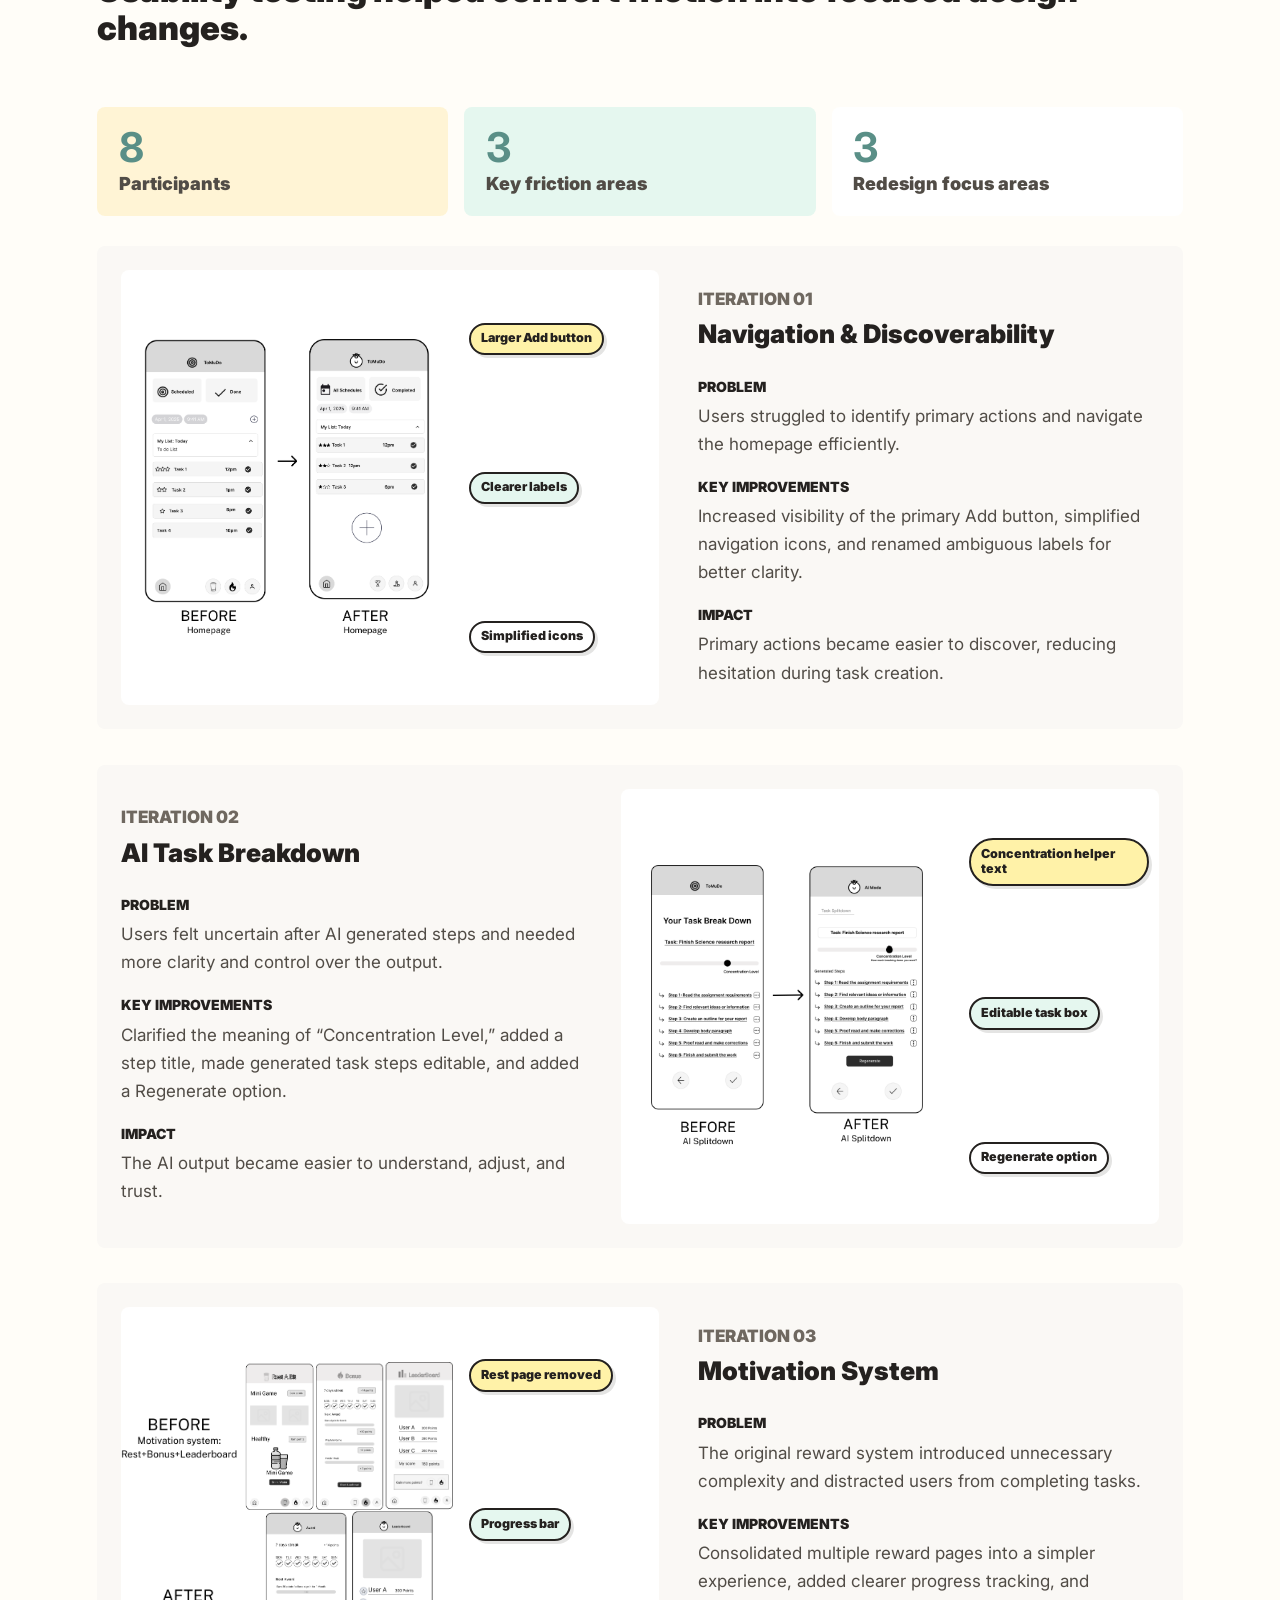
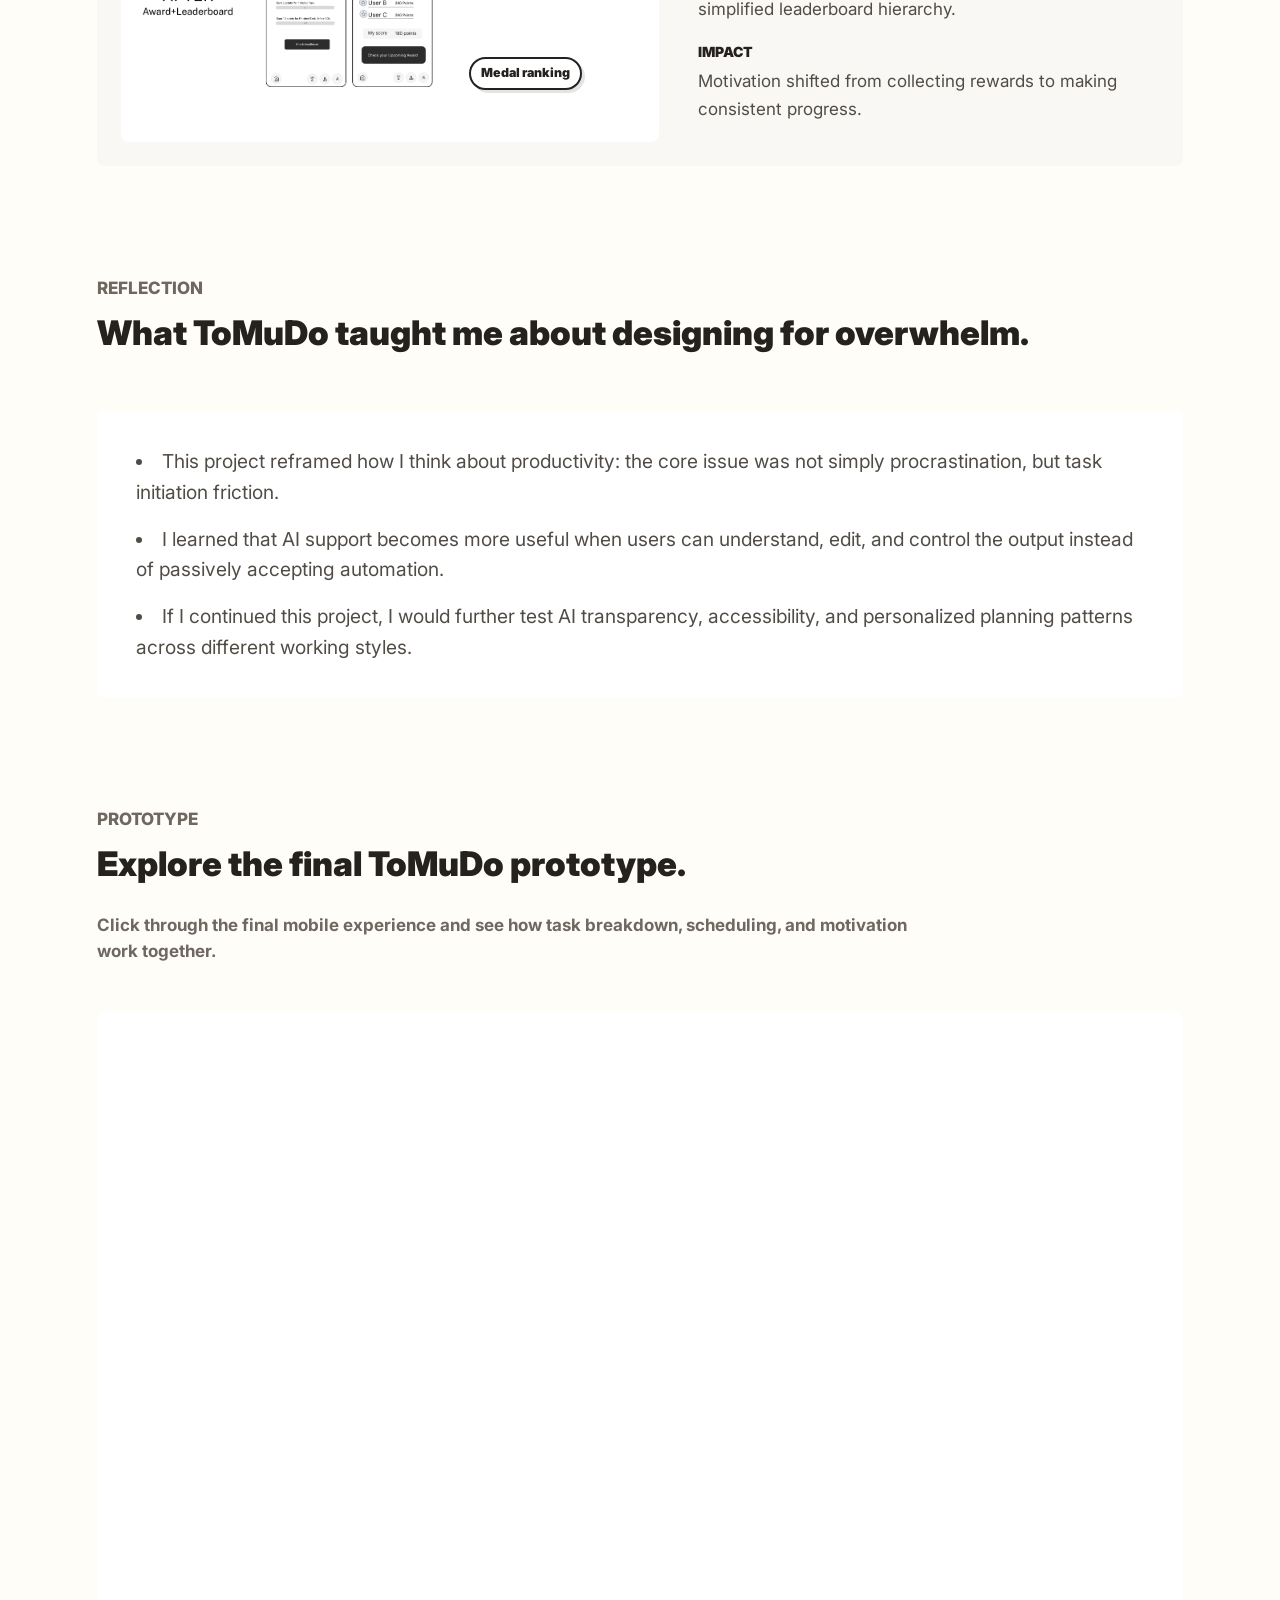
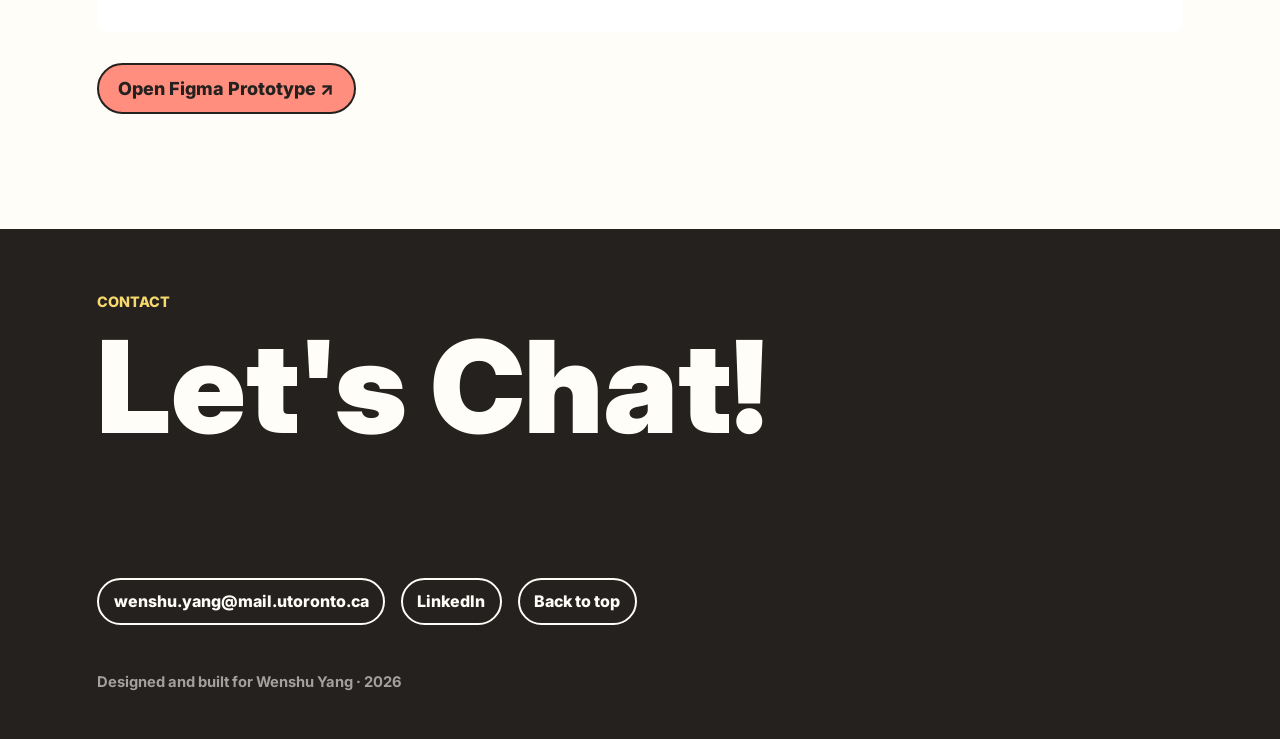
<file: tomudo.html>
<!DOCTYPE html>
<html lang="en">
  <head>
    <meta charset="UTF-8" />
    <meta name="viewport" content="width=device-width, initial-scale=1.0" />
    <title>ToMuDo Case Study | Wenshu Yang</title>
    <meta
      name="description"
      content="ToMuDo UX case study by Wenshu Yang: reducing task overwhelm through guided task breakdown."
    />
    <link rel="preconnect" href="https://fonts.googleapis.com" />
    <link rel="preconnect" href="https://fonts.gstatic.com" crossorigin />
    <link
      href="https://fonts.googleapis.com/css2?family=Inter:wght@400;500;600;700;800;900&display=swap"
      rel="stylesheet"
    />
    <link rel="stylesheet" href="styles.css?v=20260711-restore3" />
  </head>
  <body class="tomudo-case">
    <div class="cursor-dot" aria-hidden="true"></div>

    <header class="site-header">
      <a class="brand" href="index.html" aria-label="Wenshu Yang home">
        <span class="brand-mark">
          <img src="assets/logo-wenshu.png" alt="" />
        </span>
        <span>Wenshu Yang</span>
      </a>
      <nav aria-label="Main navigation">
        <a href="index.html#work">Work</a>
        <a href="about.html">About</a>
        <a href="#contact">Contact</a>
      </nav>
    </header>

    <main id="top">
      <section class="case-hero section-shell" aria-labelledby="tomudo-title">
        <div class="case-device-stage" aria-label="ToMuDo mobile app screens">
          <img class="case-hero-image" src="assets/tomudo-case-hero.png" alt="Four ToMuDo mobile app screens showing schedule, new task, AI splitdown, and awards" />
        </div>

        <div class="case-hero-grid">
          <div class="case-intro">
            <p class="case-label">ToMuDo</p>
            <h1 id="tomudo-title">Reducing task overwhelm through guided breakdown</h1>
            <p>
              ToMuDo is a mobile task management experience that helps students and young professionals overcome starting friction by breaking complex tasks into actionable steps.
            </p>
            <a
              class="button primary prototype-cta"
              href="#prototype"
            >
              View Interactive Prototype ↗
            </a>
          </div>

          <aside class="case-facts" aria-label="Project details">
            <div>
              <h2>Product Type</h2>
              <p>Mobile Application</p>
            </div>
            <div>
              <h2>My Role</h2>
              <p>UX / Product Designer</p>
            </div>
            <div>
              <h2>Contribution</h2>
              <p>After team research and mid-fidelity prototyping, I led the redesign of key flows, interaction structure, visual system, and high-fidelity prototype based on usability testing feedback.</p>
            </div>
            <div>
              <h2>Tools</h2>
              <p>Figma, Procreate</p>
            </div>
            <div>
              <h2>Timeframe</h2>
              <p>September - December 2025</p>
            </div>
          </aside>
        </div>
      </section>

      <section class="case-story section-shell">
        <section class="case-section" aria-labelledby="why-title">
          <div class="story-block">
            <div class="story-kicker">Why This Project</div>
            <div>
              <h3 id="why-title">People do not always struggle because they cannot plan. They struggle because they cannot start.</h3>
              <p>
                Most productivity tools help users organize work after they already know what to do. ToMuDo explores how AI-assisted guidance can reduce task initiation friction by turning overwhelming work into a clear first step.
              </p>
            </div>
          </div>
        </section>

        <section class="case-section challenge-section" aria-labelledby="challenge-title">
          <div class="case-story-heading">
            <p class="eyebrow">The Challenge</p>
            <h2 id="challenge-title">How might we help overwhelmed students move from “I don’t know where to start” to “I know my next step”?</h2>
          </div>

          <div class="pain-grid">
            <article>
              <span>01</span>
              <h3>Large tasks feel overwhelming</h3>
            </article>
            <article>
              <span>02</span>
              <h3>No clear first step</h3>
            </article>
            <article>
              <span>03</span>
              <h3>Existing task tools require too much manual setup</h3>
            </article>
          </div>
        </section>

        <section class="case-section research-section" aria-labelledby="research-title">
          <div class="case-story-heading compact">
            <p class="eyebrow">Research Overview</p>
            <h2 id="research-title">I started by understanding why students delay tasks even when they know the deadline.</h2>
          </div>

          <div class="research-method-grid">
            <article class="method-card literature-method">
              <div class="theory-chip-row" aria-label="Literature review themes">
                <span>Cognitive Load</span>
                <span>Fogg Behavior Model</span>
                <span>Self Determination Theory</span>
              </div>
              <h3>Literature review</h3>
              <p>Connected task initiation, motivation, and ambiguity.</p>
            </article>
            <article class="method-card audit-method">
              <div class="competitor-logo-row" aria-label="Competitive audit tools">
                <div class="competitor-chip">
                  <img src="assets/microsoft-todo-logo.png" alt="Microsoft To Do logo" />
                  <span>Microsoft To Do</span>
                </div>
                <div class="competitor-chip">
                  <img src="assets/goblin-tools-logo.png" alt="Goblin.tools logo" />
                  <span>Goblin.tools</span>
                </div>
                <div class="competitor-chip">
                  <img src="assets/plancoach-logo.webp" alt="PlanCoach logo" />
                  <span>PlanCoach</span>
                </div>
              </div>
              <h3>Competitive audit</h3>
              <p>Compared task setup, AI support, and progress cues.</p>
            </article>
            <article class="method-card interview-method">
              <div class="method-visual">
                <span class="method-icon" aria-hidden="true"></span>
                <strong>8</strong>
              </div>
              <h3>Interviews</h3>
              <p>Semi-structured conversations about planning, task anxiety, and starting friction.</p>
            </article>
          </div>
        </section>

        <section class="case-section" aria-labelledby="findings-title">
          <div class="case-story-heading compact">
            <p class="eyebrow">Key Findings</p>
            <h2 id="findings-title">The research shifted the focus from motivation to clarity.</h2>
          </div>

          <div class="finding-grid">
            <article>
              <p class="quote-label">Competitive Audit</p>
              <div class="competitive-issue-list" aria-label="Competitive audit findings">
                <span>Microsoft To Do tracks tasks, but assumes users already know what steps to create.</span>
                <span>Goblin.tools breaks tasks down, but does not connect breakdowns to scheduling or progress.</span>
                <span>PlanCoach provides planning structure, but feels less integrated into daily execution.</span>
              </div>
              <h3>Existing tools help users manage tasks after clarity already exists.</h3>
              <p><strong>Design implication</strong> ToMuDo should help users create clarity before asking them to manage it.</p>
            </article>
            <article>
              <p class="quote-label">Interview Finding</p>
              <blockquote class="sticky-quote">“If instructions are clear, I start earlier.”</blockquote>
              <h3>Users don't avoid work. They avoid unclear first steps.</h3>
              <p><strong>Design implication</strong> Design should make the next action immediately visible.</p>
            </article>
            <article>
              <p class="quote-label">Interview Finding</p>
              <blockquote class="sticky-quote">“I know I need to do it, but I don't know how to break it down.”</blockquote>
              <h3>Planning itself becomes a task when the work feels too large.</h3>
              <p><strong>Design implication</strong> AI guidance should reduce setup effort by suggesting a starting structure.</p>
            </article>
            <article>
              <p class="quote-label">Behavioral Pattern</p>
              <blockquote class="sticky-quote">Generic reminders were easy to ignore, while simple progress cues helped users feel control.</blockquote>
              <h3>Progress works when it feels supportive, not punitive.</h3>
              <p><strong>Design implication</strong> Motivation should make progress visible without adding pressure.</p>
            </article>
          </div>
        </section>

        <section class="case-section reframe-section" aria-labelledby="reframe-title">
          <div class="case-story-heading compact">
            <p class="eyebrow">Problem Reframing</p>
            <h2 id="reframe-title">Research changed the product direction.</h2>
          </div>

          <div class="reframe-flow" aria-label="Problem reframing flow">
            <article class="assumption-stage">
              <span>Initial assumption</span>
              <h3>Students procrastinate because they lack motivation.</h3>
            </article>
            <div class="flow-arrow">→</div>
            <article class="research-stage">
              <span>Research showed</span>
              <h3>The blocker was not effort, but ambiguity at the beginning.</h3>
            </article>
            <div class="flow-arrow">→</div>
            <article class="opportunity-stage">
              <span>Reframed opportunity</span>
              <h3>Make the first step clear, concrete, and easy to start.</h3>
            </article>
          </div>

          <div class="reframe-statement">
            <span>Design direction</span>
            <p>Instead of motivating users harder, ToMuDo makes starting easier.</p>
          </div>
        </section>

        <section class="case-section" aria-labelledby="principles-title">
          <div class="case-story-heading compact">
            <p class="eyebrow">Design Principles</p>
            <h2 id="principles-title">These principles bridged research and the final product experience.</h2>
            <p class="research-source">Three recurring themes emerged from the research and became the foundation for every design decision.</p>
          </div>

          <div class="insight-grid principle-grid">
            <article>
              <span>01</span>
              <h3>Reduce Friction</h3>
              <p>Make the first action visible, specific, and low-effort.</p>
            </article>
            <article>
              <span>02</span>
              <h3>Increase Predictability</h3>
              <p>Help users understand what happens next, especially in AI flows.</p>
            </article>
            <article>
              <span>03</span>
              <h3>Support Motivation</h3>
              <p>Use progress cues as reassurance, not another demand.</p>
            </article>
          </div>
        </section>

        <section class="case-section" aria-labelledby="mapping-title">
          <div class="case-story-heading compact">
            <p class="eyebrow">Evidence → Design</p>
            <h2 id="mapping-title">Each product feature maps back to a research finding.</h2>
          </div>

          <div class="evidence-map">
            <div class="evidence-map-row evidence-map-head">
              <span>Research finding</span>
              <span>Design principle</span>
              <span>Design direction</span>
              <span>Product feature</span>
            </div>
            <div class="evidence-map-row">
              <span>Large tasks feel vague and undefined.</span>
              <span>Reduce Friction</span>
              <span>Make the first step concrete.</span>
              <span>AI Task Breakdown</span>
            </div>
            <div class="evidence-map-row">
              <span>Users need to understand what AI is doing.</span>
              <span>Increase Predictability</span>
              <span>Make the flow predictable and editable.</span>
              <span>Editable Step Control</span>
            </div>
            <div class="evidence-map-row">
              <span>Progress is motivating when it feels calm.</span>
              <span>Support Motivation</span>
              <span>Show momentum without creating pressure.</span>
              <span>Gentle Motivation</span>
            </div>
          </div>
        </section>

        <section class="case-section design-highlights" aria-labelledby="design-title">
          <div class="case-story-heading">
            <p class="eyebrow">Design Highlights / Final Experience</p>
            <h2 id="design-title">The final experience helps users move from “too much” to “I know what to do next.”</h2>
            <p class="research-source">The following design decisions translate research insights into a product experience that helps users move from uncertainty to action.</p>
          </div>

          <div class="feature-showcase">
            <article class="feature-card">
              <div class="feature-visual">
                <img class="feature-image" src="assets/tomudo-feature-ai-breakdown.png" alt="ToMuDo AI task breakdown screens showing AI question and generated task steps" />
              </div>
              <div class="feature-copy">
                <h3>AI Task Breakdown</h3>
                <dl class="evidence-list">
                  <dt>Insight</dt>
                  <dd>Users struggled most when a task felt vague, undefined, and too large to begin.</dd>
                  <dt>Design Response</dt>
                  <dd>AI Mode turns a complex task into concrete, ordered steps with lightweight guidance.</dd>
                  <dt>Experience</dt>
                  <dd>Instead of facing the whole project at once, users can begin with one smaller action.</dd>
                </dl>
              </div>
            </article>

            <article class="feature-card reverse">
              <div class="feature-visual">
                <img class="feature-image" src="assets/tomudo-feature-scheduling.png" alt="ToMuDo scheduling screens showing task list, new task date and time, and schedule overview" />
              </div>
              <div class="feature-copy">
                <h3>Task Scheduling</h3>
                <dl class="evidence-list">
                  <dt>Insight</dt>
                  <dd>Guidance becomes more useful when users can connect steps to a specific time or deadline.</dd>
                  <dt>Design Response</dt>
                  <dd>The task creation flow includes date and time inputs before placing work into the schedule.</dd>
                  <dt>Experience</dt>
                  <dd>Breakdowns become actionable plans that fit into the user’s day, not just another list.</dd>
                </dl>
              </div>
            </article>

            <article class="feature-card">
              <div class="feature-visual">
                <img class="feature-image" src="assets/tomudo-feature-editable-steps.png" alt="ToMuDo editable generated steps screen with edit, add task, delete, and regenerate controls" />
              </div>
              <div class="feature-copy">
                <h3>Editable Step Control</h3>
                <dl class="evidence-list">
                  <dt>Insight</dt>
                  <dd>Users were more willing to trust AI support when they could see and shape the output.</dd>
                  <dt>Design Response</dt>
                  <dd>Generated steps are editable, adjustable, and supported by a Regenerate option.</dd>
                  <dt>Experience</dt>
                  <dd>Users keep control of the plan while still receiving structure from AI.</dd>
                </dl>
              </div>
            </article>

            <article class="feature-card reverse">
              <div class="feature-visual">
                <img class="feature-image" src="assets/tomudo-feature-motivation.png" alt="ToMuDo motivation screens showing awards, streaks, progress bars, and leaderboard" />
              </div>
              <div class="feature-copy">
                <h3>Gentle Motivation</h3>
                <dl class="evidence-list">
                  <dt>Insight</dt>
                  <dd>Visible progress helped users feel momentum, but heavy rewards risked creating pressure.</dd>
                  <dt>Design Response</dt>
                  <dd>Streaks, awards, and progress bars make progress visible without adding extra tasks.</dd>
                  <dt>Experience</dt>
                  <dd>The product supports consistency with a calm, reassuring tone instead of pressure.</dd>
                </dl>
              </div>
            </article>
          </div>
        </section>

        <section class="case-section" aria-labelledby="iteration-title">
          <div class="case-story-heading compact">
            <p class="eyebrow">Iteration Highlights</p>
            <h2 id="iteration-title">Usability testing helped convert friction into focused design changes.</h2>
          </div>

          <div class="testing-evidence-row" aria-label="Testing evidence summary">
            <article>
              <strong>8</strong>
              <span>Participants</span>
            </article>
            <article>
              <strong>3</strong>
              <span>Key friction areas</span>
            </article>
            <article>
              <strong>3</strong>
              <span>Redesign focus areas</span>
            </article>
          </div>

          <div class="iteration-stories">
            <article class="iteration-story">
              <div class="iteration-visual nav-iteration">
                <img src="assets/tomudo-iteration-navigation.png" alt="Before and after homepage screens showing navigation and add button improvements" />
                <span class="callout callout-one">Larger Add button</span>
                <span class="callout callout-two">Clearer labels</span>
                <span class="callout callout-three">Simplified icons</span>
              </div>
              <div class="iteration-copy">
                <p class="feature-number">Iteration 01</p>
                <h3>Navigation & Discoverability</h3>
                <dl class="iteration-evidence">
                  <dt>Problem</dt>
                  <dd>Users struggled to identify primary actions and navigate the homepage efficiently.</dd>
                  <dt>Key Improvements</dt>
                  <dd>Increased visibility of the primary Add button, simplified navigation icons, and renamed ambiguous labels for better clarity.</dd>
                  <dt>Impact</dt>
                  <dd>Primary actions became easier to discover, reducing hesitation during task creation.</dd>
                </dl>
              </div>
            </article>

            <article class="iteration-story reverse">
              <div class="iteration-visual ai-iteration">
                <img src="assets/tomudo-iteration-ai-flow.png" alt="Before and after AI task breakdown screens showing clearer generated steps flow" />
                <span class="callout callout-one">Concentration helper text</span>
                <span class="callout callout-two">Editable task box</span>
                <span class="callout callout-three">Regenerate option</span>
              </div>
              <div class="iteration-copy">
                <p class="feature-number">Iteration 02</p>
                <h3>AI Task Breakdown</h3>
                <dl class="iteration-evidence">
                  <dt>Problem</dt>
                  <dd>Users felt uncertain after AI generated steps and needed more clarity and control over the output.</dd>
                  <dt>Key Improvements</dt>
                  <dd>Clarified the meaning of “Concentration Level,” added a step title, made generated task steps editable, and added a Regenerate option.</dd>
                  <dt>Impact</dt>
                  <dd>The AI output became easier to understand, adjust, and trust.</dd>
                </dl>
              </div>
            </article>

            <article class="iteration-story">
              <div class="iteration-visual motivation-visual motivation-iteration">
                <img src="assets/tomudo-iteration-motivation.png" alt="Motivation system before and after showing Rest, Bonus, Leaderboard consolidated into Award and Leaderboard" />
                <span class="callout callout-one">Rest page removed</span>
                <span class="callout callout-two">Progress bar</span>
                <span class="callout callout-three">Medal ranking</span>
              </div>
              <div class="iteration-copy">
                <p class="feature-number">Iteration 03</p>
                <h3>Motivation System</h3>
                <dl class="iteration-evidence">
                  <dt>Problem</dt>
                  <dd>The original reward system introduced unnecessary complexity and distracted users from completing tasks.</dd>
                  <dt>Key Improvements</dt>
                  <dd>Consolidated multiple reward pages into a simpler experience, added clearer progress tracking, and simplified leaderboard hierarchy.</dd>
                  <dt>Impact</dt>
                  <dd>Motivation shifted from collecting rewards to making consistent progress.</dd>
                </dl>
              </div>
            </article>
          </div>
        </section>

        <section class="case-section reflection-section" aria-labelledby="reflection-title">
          <div class="case-story-heading compact">
            <p class="eyebrow">Reflection</p>
            <h2 id="reflection-title">What ToMuDo taught me about designing for overwhelm.</h2>
          </div>
          <ul class="reflection-list">
            <li>This project reframed how I think about productivity: the core issue was not simply procrastination, but task initiation friction.</li>
            <li>I learned that AI support becomes more useful when users can understand, edit, and control the output instead of passively accepting automation.</li>
            <li>If I continued this project, I would further test AI transparency, accessibility, and personalized planning patterns across different working styles.</li>
          </ul>
        </section>

        <section class="case-section prototype-section" id="prototype" aria-labelledby="prototype-title">
          <div class="case-story-heading compact">
            <p class="eyebrow">Prototype</p>
            <h2 id="prototype-title">Explore the final ToMuDo prototype.</h2>
            <p class="research-source">Click through the final mobile experience and see how task breakdown, scheduling, and motivation work together.</p>
          </div>

          <div class="prototype-frame">
            <iframe
              src="https://embed.figma.com/proto/CmkeXLbUMjlXpbyWQJaJDM/ToMuDo-Prototype?node-id=2159-2442&amp;p=f&amp;viewport=126%2C260%2C0.15&amp;t=qrLvFbMvMczJLBjV-1&amp;scaling=min-zoom&amp;content-scaling=fixed&amp;page-id=2006%3A995&amp;embed-host=share"
              allowfullscreen
              title="ToMuDo Figma prototype"
            ></iframe>
          </div>

          <a
            class="button primary prototype-open"
            href="https://www.figma.com/proto/CmkeXLbUMjlXpbyWQJaJDM/ToMuDo-Prototype?node-id=2159-2442&amp;p=f&amp;viewport=126%2C260%2C0.15&amp;t=qrLvFbMvMczJLBjV-1&amp;scaling=min-zoom&amp;content-scaling=fixed&amp;page-id=2006%3A995"
            target="_blank"
            rel="noreferrer"
          >
            Open Figma Prototype ↗
          </a>
        </section>
      </section>

      <section class="contact" id="contact" aria-labelledby="contact-title">
        <div class="contact-card section-shell">
          <p class="eyebrow">Contact</p>
          <h2 id="contact-title">Let's Chat!</h2>
          <div class="contact-links">
            <a href="mailto:wenshu.yang@mail.utoronto.ca">wenshu.yang@mail.utoronto.ca</a>
            <a href="https://www.linkedin.com/in/wenshu-yang/" target="_blank" rel="noreferrer">LinkedIn</a>
            <a href="#top">Back to top</a>
          </div>
          <p class="contact-footer">Designed and built for Wenshu Yang · 2026</p>
        </div>
      </section>
    </main>

    <script src="script.js?v=20260711-restore3"></script>
  </body>
</html>
</file>
<file: styles.css>
:root {
  --paper: #fffdf8;
  --ink: #24211f;
  --muted: #6f6860;
  --line: #24211f;
  --coral: #ff8e7f;
  --mint: #9cddc0;
  --butter: #f7d96d;
  --blue: #9cccf4;
  --lavender: #c9b8ff;
  --rose: #ffd6da;
  --tomudo-mint: #e5f7ef;
  --tomudo-sage: #5a8f87;
  --tomudo-coral: #ff8e7f;
  --tomudo-cream: #faf8f5;
  --tomudo-yellow: #fff2a8;
  --artfac-warm: #f1ece4;
  --artfac-charcoal: #1f1d1a;
  --artfac-soft: #e9e6df;
  --artfac-sage: #8fa39a;
  --artfac-blue: #c9d8df;
  --artfac-gold: #d8b45f;
  --shadow: 8px 8px 0 rgba(36, 33, 31, 0.12);
  --radius: 8px;
  --page-gutter: clamp(4.5rem, 7.6vw, 10rem);
  --content-width: 1500px;
  --case-line-soft: rgba(36, 33, 31, 0.1);
  --case-line-subtle: rgba(36, 33, 31, 0.06);
  --case-surface: rgba(255, 255, 255, 0.76);
  --case-shadow-soft: 0 10px 28px rgba(36, 33, 31, 0.04);
}

* {
  box-sizing: border-box;
}

html {
  scroll-behavior: smooth;
}

body {
  margin: 0;
  background: var(--paper);
  color: var(--ink);
  font-family: "Inter", system-ui, -apple-system, BlinkMacSystemFont, "Segoe UI", sans-serif;
}

body.cupcake-case {
  --cupcake-soft-pink: #ffd1e8;
  --cupcake-hot-pink: #f725a0;
  --cupcake-pink-light: #fff0f7;
  --cupcake-cream: #fffaf4;
}

a {
  color: inherit;
  text-decoration: none;
}

button {
  font: inherit;
}

.cursor-dot {
  position: fixed;
  z-index: 50;
  width: 18px;
  height: 18px;
  border: 2px solid var(--ink);
  border-radius: 999px;
  pointer-events: none;
  transform: translate(-50%, -50%);
  opacity: 0;
  transition: opacity 180ms ease, transform 120ms ease;
}

.site-header {
  position: sticky;
  top: 0;
  z-index: 20;
  display: flex;
  align-items: center;
  justify-content: space-between;
  gap: 1rem;
  height: 78px;
  min-height: 78px;
  padding: 16px clamp(1rem, 4vw, 3rem);
  background: rgba(255, 253, 248, 0.82);
  border-bottom: 2px solid rgba(36, 33, 31, 0.08);
  backdrop-filter: blur(16px);
}

.brand,
nav {
  display: flex;
  align-items: center;
  gap: 0.75rem;
}

.brand {
  display: flex;
  align-items: center;
  gap: 0.75rem;
  flex: 0 0 auto;
  font-size: 1rem;
  font-weight: 800;
  line-height: 1;
}

.brand-mark {
  display: grid;
  place-items: center;
  width: 44px;
  height: 44px;
  flex: 0 0 44px;
  aspect-ratio: 1;
  overflow: hidden;
  background: #ffe8a6;
  border: 2px solid var(--line);
  border-radius: 50%;
  box-shadow: 3px 3px 0 var(--ink);
}

.brand-mark img {
  display: block;
  width: 88%;
  height: 88%;
  object-fit: cover;
  border-radius: 50%;
}

nav a {
  border-radius: 999px;
  color: var(--muted);
  font-size: 0.94rem;
  font-weight: 700;
  line-height: 1;
  padding: 0.55rem 0.8rem;
}

nav a:hover {
  background: #fff;
  color: var(--ink);
}

.section-shell {
  width: min(var(--content-width), calc(100% - (var(--page-gutter) * 2)));
  margin-inline: auto;
}

.hero {
  display: flex;
  align-items: center;
  min-height: min(720px, calc(100vh - 132px));
  padding-block: clamp(4.5rem, 10vh, 7rem);
}

.hero-stage {
  position: relative;
  display: grid;
  grid-template-columns: minmax(0, 0.95fr) minmax(240px, 0.58fr);
  align-items: center;
  gap: clamp(2rem, 6vw, 6rem);
  width: 100%;
}

.hero-copy {
  display: grid;
  align-content: center;
}

.hero-role-label {
  width: fit-content;
  margin: 0 0 0.85rem;
  color: var(--coral);
  font-size: clamp(0.82rem, 0.95vw, 0.95rem);
  font-weight: 900;
  letter-spacing: 0.08em;
  line-height: 1;
  text-transform: uppercase;
}

.eyebrow {
  margin: 0 0 1rem;
  color: var(--muted);
  font-size: 0.9rem;
  font-weight: 800;
  letter-spacing: 0;
  text-transform: uppercase;
}

.section-kicker {
  font-family: "Inter", system-ui, sans-serif;
  line-height: 1.2;
}

h1,
h2,
h3,
p {
  margin-top: 0;
}

h1,
h2,
h3 {
  font-family: "Inter", system-ui, sans-serif;
  letter-spacing: 0;
  line-height: 0.98;
}

h1 {
  max-width: min(100%, 1060px);
  margin-bottom: 1.25rem;
  font-family: "Inter", system-ui, sans-serif;
  font-size: clamp(3.45rem, 6.05vw, 7.9rem);
  font-weight: 900;
  line-height: 0.96;
}

.hero h1 {
  max-width: 760px;
  margin-bottom: 1.4rem;
  font-size: clamp(3rem, 4.8vw, 6.1rem);
}

.hero h1 > span {
  display: block;
}

.hero-role-label,
.hero h1 > span,
.hero-text,
.hero-actions {
  opacity: 0;
  transform: translateY(14px);
  animation: heroFadeUp 780ms cubic-bezier(0.2, 0.72, 0.18, 1) forwards;
}

.hero h1 > span:nth-child(1) {
  animation-delay: 90ms;
}

.hero h1 > span:nth-child(2) {
  animation-delay: 210ms;
}

.hero h1 > span:nth-child(3) {
  animation-delay: 330ms;
}

.hero-text {
  animation-delay: 490ms;
}

.hero-actions {
  animation-delay: 650ms;
}

.hero-emphasis {
  position: relative;
  display: inline-block;
  color: var(--coral);
  font-style: italic;
}

.hero-emphasis::after {
  content: "";
  position: absolute;
  left: 0.04em;
  right: 0.02em;
  bottom: 0.03em;
  height: 0.045em;
  border-radius: 999px;
  background: color-mix(in srgb, var(--coral) 48%, #fff 52%);
  transform: scaleX(0);
  transform-origin: left center;
  animation: drawPauseUnderline 760ms cubic-bezier(0.25, 0.78, 0.18, 1) 940ms forwards;
}

h2 {
  max-width: none;
  font-size: clamp(2rem, 4.8vw, 4.6rem);
}

h3 {
  margin-bottom: 0.8rem;
  font-size: clamp(1.8rem, 3vw, 2.75rem);
}

.hero-text {
  max-width: 620px;
  margin-top: 0;
  margin-bottom: 1.6rem;
  color: #4d4842;
  font-size: clamp(1.12rem, 1.48vw, 1.42rem);
  font-weight: 500;
  line-height: 1.58;
}

.hero-actions {
  display: flex;
  flex-wrap: wrap;
  gap: 0.85rem;
  margin-top: 0;
}

.button,
.filter-button {
  display: inline-flex;
  align-items: center;
  justify-content: center;
  min-height: 44px;
  border: 2px solid var(--line);
  border-radius: 999px;
  cursor: pointer;
  font-weight: 800;
  transition: transform 160ms ease, box-shadow 160ms ease, background 160ms ease;
}

.button {
  padding: 0.82rem 1.2rem;
}

.button:hover,
.filter-button:hover,
.filter-button.is-active {
  transform: translate(-2px, -2px);
  box-shadow: 4px 4px 0 var(--ink);
}

.primary {
  background: var(--coral);
}

.secondary {
  background: #fff;
}

.hero-sheep-panel {
  position: relative;
  grid-column: 2;
  display: grid;
  place-items: center;
  min-height: clamp(260px, 32vw, 400px);
}

.hero-sheep-zone {
  position: relative;
  justify-self: center;
  display: grid;
  place-items: center;
  width: min(100%, 340px);
  min-width: 0;
  min-height: clamp(230px, 26vw, 340px);
  padding: 0;
  border: 0;
  appearance: none;
  background: transparent;
  color: #6f6860;
  cursor: pointer;
  font: inherit;
  opacity: 0;
  text-align: left;
  touch-action: manipulation;
  transform: translateY(10px);
  animation: heroFadeUp 720ms cubic-bezier(0.2, 0.72, 0.18, 1) 760ms forwards;
}

.hero-sheep-zone:focus-visible {
  outline: 2px solid rgba(36, 33, 31, 0.32);
  outline-offset: 6px;
  border-radius: 18px;
}

.hero-sheep-visual {
  position: relative;
  display: block;
  width: clamp(280px, 26vw, 380px);
  transform-origin: 50% 94%;
}

.hero-sheep-zone:hover .hero-sheep-visual {
  animation: sheepWobble 850ms cubic-bezier(0.32, 0.64, 0.35, 1.32);
}

.hero-sheep-visual.is-hinting {
  animation: sheepWobble 850ms cubic-bezier(0.32, 0.64, 0.35, 1.32);
}

.hero-sheep-svg {
  display: block;
  width: 100%;
  height: auto;
  overflow: visible;
  transform-origin: 50% 96%;
}

.hero-sheep-art {
  position: relative;
  z-index: 2;
}

.hero-sheep-svg.is-jumping {
  animation: sheepJump 620ms cubic-bezier(0.34, 1.56, 0.64, 1);
}

.hero-sheep-shadow {
  position: absolute;
  left: 52%;
  bottom: 3.5%;
  z-index: 1;
  width: 56%;
  height: 5%;
  transform: translateX(-50%);
  background: var(--ink);
  border-radius: 50%;
  opacity: 0.1;
  transition: opacity 300ms ease, transform 300ms ease;
}

.hero-sheep-zone:hover .hero-sheep-shadow {
  transform: translateX(-50%) scaleX(0.92);
  opacity: 0.14;
}

.hero-sheep-note,
.hero-sheep-baa {
  position: absolute;
  opacity: 0;
  pointer-events: none;
}

.hero-sheep-zone.is-visible .hero-sheep-note {
  animation: sheepNoteAppear 2.15s ease forwards;
}

.hero-sheep-zone.is-visible .hero-sheep-baa {
  animation: sheepBaaAppear 1.2s ease forwards;
}

.hero-sheep-note {
  bottom: 92%;
  left: -1.6rem;
  z-index: 4;
  width: max-content;
  max-width: 220px;
  padding: 0.6rem 0.9rem;
  background: #fff;
  border: 2px solid var(--line);
  border-radius: 14px;
  filter: drop-shadow(3px 3px 0 rgba(36, 33, 31, 0.14));
  text-align: left;
  color: var(--ink);
  font-size: clamp(0.9rem, 1.05vw, 1rem);
  font-weight: 700;
  line-height: 1.35;
  letter-spacing: 0.01em;
  white-space: normal;
  transform: translateY(6px) scale(0.97) rotate(-5deg);
}

.hero-sheep-note::after {
  content: "";
  position: absolute;
  bottom: -7.5px;
  left: 70px;
  width: 12px;
  height: 12px;
  background: #fff;
  border-right: 2px solid var(--line);
  border-bottom: 2px solid var(--line);
  transform: rotate(45deg);
}

.hero-sheep-note[data-note-theme="care"] {
  color: var(--coral);
}

.hero-sheep-baa {
  right: -0.4rem;
  top: 11%;
  z-index: 4;
  color: var(--ink);
  opacity: 0;
  font-size: clamp(0.98rem, 1.6vw, 1.25rem);
  font-weight: 800;
  font-style: italic;
  letter-spacing: 0.03em;
  transform: translateY(8px) rotate(-13deg);
}

@keyframes heroFadeUp {
  to {
    opacity: 1;
    transform: translateY(0);
  }
}

@keyframes drawPauseUnderline {
  to {
    transform: scaleX(1);
  }
}

@keyframes sheepNoteAppear {
  0% {
    opacity: 0;
    transform: translateY(8px) scale(0.96) rotate(-5deg);
  }
  14%,
  78% {
    opacity: 1;
    transform: translateY(0) scale(1) rotate(-5deg);
  }
  100% {
    opacity: 0;
    transform: translateY(-4px) scale(0.98) rotate(-5deg);
  }
}

@keyframes sheepBaaAppear {
  0% {
    opacity: 0;
    transform: translateY(8px) rotate(-13deg);
  }
  18%,
  68% {
    opacity: 1;
    transform: translateY(0) rotate(-13deg);
  }
  100% {
    opacity: 0;
    transform: translateY(-5px) rotate(-13deg);
  }
}

@keyframes sheepWobble {
  0% {
    transform: translateY(0) rotate(0deg) scale(1, 1);
  }
  22% {
    transform: translateY(-7px) rotate(-4deg) scale(1.03, 0.97);
  }
  48% {
    transform: translateY(1px) rotate(3deg) scale(0.98, 1.02);
  }
  72% {
    transform: translateY(-3px) rotate(-1.5deg) scale(1.01, 0.99);
  }
  100% {
    transform: translateY(0) rotate(0deg) scale(1, 1);
  }
}

@keyframes sheepJump {
  0% {
    transform: translateY(0) scale(1, 1);
  }
  32% {
    transform: translateY(-24px) scale(0.94, 1.08);
  }
  55% {
    transform: translateY(0) scale(1.08, 0.9);
  }
  78% {
    transform: translateY(-6px) scale(0.98, 1.03);
  }
  100% {
    transform: translateY(0) scale(1, 1);
  }
}

.work,
.contact {
  padding: clamp(4rem, 8vw, 7.5rem) 0;
}

.work {
  position: relative;
  padding-top: clamp(4.75rem, 8vw, 7rem);
}

/* Hand-drawn divider between the hero and selected case studies. */
.work::before {
  content: "";
  position: absolute;
  top: clamp(1.1rem, 2.3vw, 1.9rem);
  left: 50%;
  width: min(calc(100% - 2rem), var(--content-width));
  height: clamp(14px, 1.8vw, 24px);
  pointer-events: none;
  transform: translateX(-50%);
  opacity: 0.82;
  background: url("data:image/svg+xml,%3Csvg xmlns='http://www.w3.org/2000/svg' viewBox='0 0 1200 36' preserveAspectRatio='none'%3E%3Cpath d='M8 20 C102 12 177 25 274 17 C388 8 458 24 560 16 C676 7 739 23 850 16 C980 8 1062 23 1192 15' fill='none' stroke='%2324211f' stroke-width='3.2' stroke-linecap='round'/%3E%3Cpath d='M10 23 C118 18 186 27 286 20 C398 12 468 26 570 19 C684 12 748 27 858 20 C986 13 1070 26 1190 19' fill='none' stroke='%2324211f' stroke-width='1.4' stroke-linecap='round' opacity='.52'/%3E%3C/svg%3E") center / 100% 100% no-repeat;
}

.section-heading {
  display: grid;
  gap: 0.5rem;
}

.filter-bar {
  display: flex;
  flex-wrap: wrap;
  gap: 0.7rem;
  margin: 1.25rem 0 1.5rem;
}

.filter-button {
  background: #fff;
  padding: 0.65rem 1rem;
}

.filter-button.is-active {
  background: var(--blue);
}

.project-grid {
  display: grid;
  grid-template-columns: repeat(2, minmax(0, 1fr));
  gap: clamp(1rem, 2vw, 1.5rem);
}

.project-card {
  display: grid;
  grid-template-rows: minmax(320px, 1fr) auto;
  min-height: 640px;
  overflow: hidden;
  background: #fff;
  border: 2px solid var(--line);
  border-radius: var(--radius);
  box-shadow: 5px 5px 0 rgba(36, 33, 31, 0.08);
  cursor: pointer;
  transition: transform 180ms ease, box-shadow 180ms ease, opacity 180ms ease;
}

.project-card:hover {
  transform: translateY(-8px) rotate(1deg);
  box-shadow: 12px 12px 0 rgba(36, 33, 31, 0.17);
}

.project-card.is-hidden {
  display: none;
}

.tomu {
  grid-template-rows: 420px 1fr;
}

.project-hero {
  position: relative;
  display: grid;
  place-items: center;
  min-height: 420px;
  overflow: hidden;
  border-bottom: 2px solid var(--line);
}

.project-hero-image {
  display: block;
  width: 100%;
  height: 100%;
  min-height: inherit;
  object-fit: cover;
}

.tomudo-card-image {
  object-position: center;
}

.project-showcase-image {
  display: block;
  width: min(96%, 760px);
  max-height: 390px;
  object-fit: contain;
}

.artfac-showcase-image {
  width: 100%;
  height: 100%;
  max-height: none;
  object-fit: cover;
}

.links-showcase-image,
.cupcake-showcase-image {
  width: min(108%, 880px);
}

.tomu .project-hero {
  background: #e5f7ef;
}

.artfac .project-hero {
  background: #fff0c4;
}

.linklog .project-hero {
  background: #eaf3ff;
}

.cupcake .project-hero {
  background: #ffe5e9;
}

.mockup-row {
  display: flex;
  align-items: flex-end;
  justify-content: center;
  width: min(92%, 620px);
}

.mobile-row {
  gap: clamp(0.45rem, 1vw, 0.9rem);
}

.art-row {
  transform: rotate(-1.5deg);
}

.mock-phone {
  position: relative;
  width: clamp(5.4rem, 8.7vw, 8.1rem);
  aspect-ratio: 0.48;
  overflow: hidden;
  border: 2px solid var(--line);
  border-radius: 1.15rem;
  background: #fff;
  box-shadow: 5px 5px 0 rgba(36, 33, 31, 0.14);
  transform: rotate(-4deg);
}

.mock-phone:nth-child(even) {
  transform: translateY(1.25rem) rotate(3deg);
}

.mock-phone::before {
  content: "";
  position: absolute;
  top: 0.55rem;
  left: 50%;
  width: 30%;
  height: 0.28rem;
  border-radius: 999px;
  background: var(--ink);
  transform: translateX(-50%);
}

.mock-phone::after {
  content: "";
  position: absolute;
  inset: 1.15rem 0.65rem 0.75rem;
  border-radius: 0.8rem;
  background:
    linear-gradient(var(--accent, var(--mint)) 0 22%, transparent 22%),
    repeating-linear-gradient(180deg, rgba(36, 33, 31, 0.16) 0 0.45rem, transparent 0.45rem 1.05rem),
    #fffdf8;
}

.screen-tasks {
  --accent: var(--mint);
}

.screen-plan {
  --accent: var(--butter);
}

.screen-focus {
  --accent: var(--blue);
}

.screen-done {
  --accent: var(--rose);
}

.screen-gallery {
  --accent: var(--lavender);
}

.screen-brief {
  --accent: var(--coral);
}

.screen-payment {
  --accent: var(--butter);
}

.screen-progress {
  --accent: var(--mint);
}

.laptop-mockup {
  display: grid;
  justify-items: center;
  width: min(88%, 620px);
  transform: rotate(-1deg);
}

.laptop-screen {
  display: grid;
  grid-template-columns: 0.28fr 1fr;
  gap: 0.85rem;
  width: 100%;
  aspect-ratio: 1.65;
  padding: clamp(0.8rem, 2vw, 1.4rem);
  border: 2px solid var(--line);
  border-radius: var(--radius);
  background: #fff;
  box-shadow: 6px 6px 0 rgba(36, 33, 31, 0.14);
}

.dashboard-sidebar {
  border: 2px solid var(--line);
  border-radius: 6px;
  background: var(--blue);
}

.dashboard-main {
  display: grid;
  grid-template-columns: repeat(2, 1fr);
  gap: 0.7rem;
}

.dashboard-main span {
  border: 2px solid rgba(36, 33, 31, 0.85);
  border-radius: 6px;
  background: #f9fbff;
}

.dashboard-main span:nth-child(1) {
  background: var(--mint);
}

.dashboard-main span:nth-child(4) {
  background: var(--butter);
}

.laptop-base {
  width: 68%;
  height: 1.1rem;
  border: 2px solid var(--line);
  border-top: 0;
  border-radius: 0 0 1rem 1rem;
  background: #fff;
}

.responsive-mockup {
  position: relative;
  width: min(88%, 650px);
  min-height: 330px;
}

.browser-mockup {
  position: absolute;
  left: 0;
  top: 1.2rem;
  width: 78%;
  aspect-ratio: 1.45;
  overflow: hidden;
  border: 2px solid var(--line);
  border-radius: var(--radius);
  background: #fff;
  box-shadow: 6px 6px 0 rgba(36, 33, 31, 0.14);
  transform: rotate(-2deg);
}

.browser-bar {
  height: 2rem;
  border-bottom: 2px solid var(--line);
  background: var(--rose);
}

.cupcake-grid {
  display: grid;
  grid-template-columns: repeat(3, 1fr);
  gap: 0.8rem;
  padding: 1rem;
}

.cupcake-grid span {
  aspect-ratio: 1;
  border: 2px solid var(--line);
  border-radius: 50% 50% 8px 8px;
  background: var(--coral);
}

.cupcake-grid span:nth-child(2) {
  background: var(--butter);
}

.cupcake-grid span:nth-child(3) {
  background: var(--mint);
}

.cupcake-phone {
  position: absolute;
  right: 2%;
  bottom: 0;
  --accent: var(--coral);
  transform: rotate(4deg);
}

.project-info {
  display: grid;
  align-content: start;
  padding: clamp(1.2rem, 2vw, 1.75rem);
}

.project-meta {
  display: flex;
  justify-content: flex-start;
  gap: 1rem;
  margin-bottom: 1rem;
  color: var(--muted);
  font-size: 0.82rem;
  font-weight: 800;
  text-transform: uppercase;
}

.project-info p,
.about-notes p {
  color: #514c46;
  line-height: 1.65;
}

.tags {
  display: flex;
  flex-wrap: wrap;
  gap: 0.45rem;
  margin-top: 1.15rem;
}

.tags span {
  padding: 0.38rem 0.52rem;
  border: 1.5px solid rgba(36, 33, 31, 0.24);
  border-radius: 999px;
  background: rgba(255, 255, 255, 0.72);
  color: #504940;
  font-size: 0.74rem;
  font-weight: 800;
}

.about-page {
  padding: clamp(5rem, 10vw, 9rem) 0;
}

.case-hero {
  padding: clamp(2.5rem, 5vw, 4.5rem) 0 clamp(4rem, 7vw, 6rem);
}

.case-device-stage {
  display: grid;
  place-items: center;
  min-height: clamp(180px, 22vw, 300px);
  margin-bottom: clamp(1.5rem, 3vw, 2.5rem);
}

.case-hero-image {
  display: block;
  width: min(72%, 760px);
  height: auto;
  object-fit: contain;
}

.case-phone-row {
  width: min(72rem, 90%);
  gap: clamp(1rem, 2.4vw, 2.8rem);
}

.case-phone-row .mock-phone {
  width: clamp(8rem, 12vw, 13rem);
}

.case-phone-row .mock-phone:nth-child(1),
.case-phone-row .mock-phone:nth-child(4) {
  transform: translateY(3.2rem) rotate(-3deg);
}

.case-phone-row .mock-phone:nth-child(2) {
  transform: translateY(1rem) rotate(1deg);
}

.case-phone-row .mock-phone:nth-child(3) {
  transform: translateY(-1.4rem) rotate(2deg);
}

.case-hero-grid {
  display: grid;
  grid-template-columns: minmax(0, 1fr) minmax(300px, 0.46fr);
  gap: clamp(2rem, 7vw, 7rem);
  align-items: start;
}

.case-label {
  margin-bottom: 1.25rem;
  color: var(--muted);
  font-size: clamp(1.1rem, 1.35vw, 1.35rem);
  font-weight: 600;
}

.case-intro h1 {
  max-width: 820px;
  font-family: "Inter", system-ui, sans-serif;
  font-size: clamp(3rem, 4vw, 4.25rem);
  font-weight: 700;
  line-height: 1.08;
}

.case-intro > p:not(.case-label) {
  max-width: 680px;
  color: var(--muted);
  font-size: clamp(1.125rem, 1.4vw, 1.25rem);
  line-height: 1.65;
}

.case-intro strong {
  color: #55504b;
  font-weight: 900;
}

.prototype-cta {
  margin-top: clamp(1.25rem, 3vw, 2rem);
  width: fit-content;
}

.tomudo-case .primary {
  background: var(--tomudo-coral);
}

.tomudo-case .case-label,
.tomudo-case .story-kicker,
.tomudo-case .quote-label,
.tomudo-case .reframe-statement span {
  color: var(--tomudo-coral);
}

.tomudo-case .case-facts,
.tomudo-case .finding-grid article,
.tomudo-case .feature-card,
.tomudo-case .iteration-story {
  background: var(--tomudo-cream);
}

.tomudo-case .case-facts h2,
.tomudo-case .testing-evidence-row strong,
.tomudo-case .evidence-map-row span:nth-child(2),
.tomudo-case .evidence-map-row span:last-child {
  color: var(--tomudo-sage);
}

.artfac-case .primary {
  background: var(--artfac-gold);
}

.artfac-case .case-label,
.artfac-case .story-kicker,
.artfac-case .quote-label,
.artfac-case .synthesis-note span {
  color: var(--artfac-charcoal);
}

.artfac-case .case-facts,
.artfac-case .story-block,
.artfac-case .target-user-card,
.artfac-case .feature-card,
.artfac-case .iteration-grid article,
.artfac-case .reflection-list {
  background: #fff;
}

.artfac-case .case-facts h2,
.artfac-case .testing-evidence-row strong,
.artfac-case .insight-grid span {
  color: var(--artfac-charcoal);
}

.artfac-device-stage {
  min-height: clamp(180px, 22vw, 300px);
}

.artfac-case-hero-image {
  width: min(72%, 760px);
}

.cupcake-case .primary {
  background: var(--cupcake-hot-pink);
  color: #fff;
}

.cupcake-case .case-label,
.cupcake-case .quote-label,
.cupcake-case .synthesis-note span,
.cupcake-case .case-facts h2,
.cupcake-case .overview-grid span {
  color: var(--cupcake-hot-pink);
}

.cupcake-case .case-facts,
.cupcake-case .feature-card,
.cupcake-case .reflection-list {
  background: #fff;
}

.cupcake-device-stage {
  min-height: clamp(180px, 22vw, 300px);
}

.cupcake-case-hero-image {
  width: min(72%, 760px);
  max-height: 300px;
  object-fit: contain;
}

body.linklog-case {
  --linklog-navy: #10223f;
  --linklog-blue: #dcecff;
  --linklog-sky: #9cccf4;
  --linklog-soft-blue: #edf6ff;
  --linklog-teal: #188f8c;
  --linklog-cream: #fbfaf6;
  --linklog-coral: #cf3d3d;
}

.linklog-case .primary {
  background: var(--linklog-navy);
  color: #fff;
}

.linklog-case .case-label,
.linklog-case .case-facts h2,
.linklog-case .overview-grid span,
.linklog-case .story-kicker,
.linklog-case .linklog-reframe span,
.linklog-case .iteration-evidence dt {
  color: var(--linklog-navy);
}

.linklog-case .case-facts,
.linklog-case .feature-card,
.linklog-case .reflection-list,
.linklog-case .story-block {
  background: #fff;
}

.linklog-case .case-facts {
  gap: clamp(0.9rem, 1.5vw, 1.25rem);
  padding: clamp(1.25rem, 2vw, 1.8rem);
}

.linklog-case .case-facts p {
  font-size: clamp(0.98rem, 1.08vw, 1.08rem);
  line-height: 1.45;
}

.linklog-device-stage {
  min-height: clamp(190px, 24vw, 330px);
}

.linklog-case-hero-image {
  width: min(82%, 920px);
  max-height: 360px;
  object-fit: contain;
}

.project-video-section {
  display: grid;
  gap: 1.2rem;
}

.linklog-case .linklog-case-overview-grid {
  display: grid;
  grid-template-columns: repeat(2, minmax(0, 1fr));
  gap: 1rem;
}

.linklog-case .linklog-case-overview-grid article {
  background: #fff;
}

.linklog-case .linklog-case-overview-grid article:nth-child(2) {
  background: #fff;
}

.linklog-case .linklog-case-overview-grid article:nth-child(3) {
  grid-column: 1 / -1;
  background: var(--linklog-soft-blue);
  border-color: var(--linklog-navy);
}

.video-frame {
  overflow: hidden;
  width: 100%;
  max-width: 940px;
  margin-inline: auto;
  aspect-ratio: 16 / 9;
  border: 2px solid var(--line);
  border-radius: var(--radius);
  background: #fff;
  box-shadow: var(--shadow);
}

.video-frame iframe {
  display: block;
  width: 100%;
  height: 100%;
  border: 0;
}

.linklog-note {
  margin: 1rem 0 0;
  padding: 1rem 1.1rem;
  border: 2px solid var(--line);
  border-radius: 18px;
  background: var(--linklog-soft-blue);
  color: var(--linklog-navy);
  font-size: clamp(1rem, 1.15vw, 1.1rem);
  font-weight: 800;
  line-height: 1.55;
}

.linklog-callout {
  margin-top: 1.25rem;
  padding: 1rem;
  border: 2px solid var(--line);
  border-radius: 18px;
  background: var(--linklog-blue);
}

.linklog-callout.caution {
  background: #fff4ea;
}

.linklog-callout strong {
  display: block;
  margin-bottom: 0.35rem;
  color: var(--linklog-navy);
  font-weight: 900;
}

.linklog-callout p {
  margin: 0;
  color: #514c46;
}

.linklog-research-stats article {
  background: #fff;
}

.linklog-research-stats strong {
  color: var(--linklog-navy);
}

.linklog-process-snapshot {
  display: grid;
  gap: 0.75rem;
  margin: 1.25rem 0 0;
  padding: clamp(1rem, 2vw, 1.5rem);
  border: 2px solid var(--line);
  border-radius: var(--radius);
  background: #fff;
  box-shadow: 5px 5px 0 rgba(36, 33, 31, 0.08);
}

.linklog-process-snapshot img {
  display: block;
  width: 100%;
  max-height: 540px;
  object-fit: contain;
  border: 2px solid rgba(36, 33, 31, 0.12);
  border-radius: 18px;
  background: #fff;
}

.linklog-process-snapshot figcaption {
  color: #514c46;
  font-size: 1rem;
  font-weight: 800;
  line-height: 1.55;
}

.linklog-role-card {
  display: grid;
  gap: 0.8rem;
  padding: clamp(1rem, 2vw, 1.35rem);
  border: 2px solid var(--line);
  border-radius: var(--radius);
  background: var(--linklog-soft-blue);
  box-shadow: 5px 5px 0 rgba(36, 33, 31, 0.08);
}

.linklog-role-card span {
  color: var(--linklog-navy);
  font-size: 0.88rem;
  font-weight: 900;
  text-transform: uppercase;
}

.linklog-role-card ul {
  display: grid;
  gap: 0.55rem;
  margin: 0;
  padding-left: 1.1rem;
  color: #514c46;
  font-size: 1.02rem;
  line-height: 1.55;
}

.linklog-reframe {
  display: grid;
  grid-template-columns: repeat(3, minmax(0, 1fr));
  gap: 1rem;
}

.linklog-reframe article {
  min-height: 220px;
  padding: clamp(1.2rem, 2vw, 1.6rem);
  border: 2px solid var(--line);
  border-radius: var(--radius);
  background: #fff;
  box-shadow: 5px 5px 0 rgba(36, 33, 31, 0.08);
}

.linklog-reframe article:nth-child(2) {
  background: var(--linklog-soft-blue);
}

.linklog-reframe article:nth-child(3) {
  background: var(--linklog-blue);
}

.linklog-reframe span {
  display: block;
  margin-bottom: 0.7rem;
  color: var(--linklog-navy);
  font-size: 0.85rem;
  font-weight: 900;
  text-transform: uppercase;
}

.linklog-reframe p {
  margin: 0;
  color: #514c46;
  font-size: 1.0625rem;
  line-height: 1.6;
}

.service-evidence-stack {
  display: grid;
  gap: clamp(1.25rem, 2.5vw, 2rem);
}

.service-evidence-block {
  display: grid;
  gap: 1rem;
  padding: clamp(1rem, 2vw, 1.5rem);
  border: 2px solid var(--line);
  border-radius: var(--radius);
  background: #fff;
  box-shadow: 5px 5px 0 rgba(36, 33, 31, 0.08);
}

.service-evidence-copy {
  max-width: 980px;
}

.service-evidence-copy span {
  display: block;
  margin-bottom: 0.45rem;
  color: var(--linklog-navy);
  font-size: 0.9rem;
  font-weight: 900;
  text-transform: uppercase;
}

.service-evidence-copy h3 {
  margin: 0 0 0.55rem;
  color: var(--ink);
  font-size: clamp(1.45rem, 2vw, 2rem);
  line-height: 1.15;
}

.service-evidence-copy p {
  margin: 0;
  color: #514c46;
  font-size: 1.0625rem;
  line-height: 1.65;
}

.service-evidence-gallery {
  display: grid;
  gap: 1rem;
}

.service-evidence-gallery.two {
  grid-template-columns: 1fr;
}

.service-evidence-gallery img {
  display: block;
  width: 100%;
  max-height: clamp(360px, 44vw, 760px);
  object-fit: contain;
  padding: clamp(0.65rem, 1.2vw, 1rem);
  border: 2px solid rgba(36, 33, 31, 0.14);
  border-radius: 18px;
  background: #fff;
}

.linklog-evidence-strip {
  grid-auto-columns: minmax(78%, 1040px);
}

.linklog-evidence-card {
  background: #fff;
}

.linklog-evidence-image {
  display: grid;
  place-items: center;
  padding: clamp(0.65rem, 1.4vw, 1rem);
  background: #fff;
}

.linklog-evidence-image img {
  max-height: 560px;
}

.linklog-case .linklog-goal-grid {
  display: grid;
  grid-template-columns: repeat(2, minmax(0, 1fr));
  gap: 1rem;
}

.linklog-case .linklog-goal-grid article,
.linklog-case .pain-grid.linklog-goal-grid article:nth-child(2),
.linklog-case .pain-grid.linklog-goal-grid article:nth-child(3) {
  min-height: 210px;
  background: #fff;
}

.linklog-case .linklog-goal-grid span {
  display: inline-grid;
  place-items: center;
  width: 2.3rem;
  aspect-ratio: 1;
  border: 2px solid var(--line);
  border-radius: 50%;
  background: var(--linklog-blue);
  color: var(--linklog-navy);
}

.linklog-case .linklog-feature-card,
.linklog-case .linklog-feature-card.reverse {
  display: grid;
  grid-template-columns: minmax(0, 1.35fr) minmax(320px, 0.85fr);
  gap: clamp(1.5rem, 4vw, 4rem);
  align-items: center;
  padding: clamp(2rem, 5vw, 4rem) 0;
  border: 0;
  border-bottom: 1px solid rgba(36, 33, 31, 0.14);
  border-radius: 0;
  background: transparent;
  box-shadow: none;
}

#solution-highlights {
  gap: clamp(0.9rem, 1.8vw, 1.4rem);
}

#solution-highlights .linklog-feature-card:first-of-type {
  padding-top: clamp(0.75rem, 2vw, 1.5rem);
}

.linklog-case .linklog-feature-card.reverse .feature-visual {
  order: 0;
}

.linklog-solution-visual {
  display: block;
  min-height: 0;
  padding: 0;
  overflow: visible;
  border: 0;
  border-radius: 0;
  background: transparent;
}

.linklog-solution-visual img,
.linklog-demo-video,
.linklog-feature-video {
  display: block;
  width: 100%;
  max-width: 860px;
  height: auto;
  object-fit: contain;
  border-radius: 18px;
  background: #fff;
}

.linklog-feature-video {
  overflow: hidden;
  border: 0;
  outline: 0;
  background: transparent;
  box-shadow: 0 12px 28px rgba(16, 34, 63, 0.08);
}

.linklog-case .linklog-feature-card .feature-copy {
  align-self: center;
  padding: 0;
}

.linklog-case .linklog-feature-card .feature-copy h3 {
  margin-bottom: 1rem;
  font-size: clamp(1.75rem, 2.6vw, 2.6rem);
  line-height: 1.1;
}

.linklog-case .linklog-feature-card .feature-copy p {
  max-width: 560px;
  margin: 0;
  font-size: 1.0625rem;
  line-height: 1.55;
}

.linklog-placeholder-visual {
  border: 2px dashed rgba(16, 34, 63, 0.32);
  background:
    linear-gradient(135deg, rgba(237, 246, 255, 0.8), rgba(156, 204, 244, 0.35)),
    #fff;
}

.linklog-placeholder-visual span {
  max-width: 18rem;
  padding: 0.8rem 1rem;
  border: 2px solid var(--line);
  border-radius: 999px;
  background: #fff;
  color: var(--linklog-navy);
  font-size: 0.95rem;
  font-weight: 900;
  text-align: center;
}

.linklog-iteration-grid {
  display: grid;
  grid-template-columns: repeat(2, minmax(0, 1fr));
  gap: 1rem;
}

.linklog-iteration-grid article {
  display: grid;
  gap: 0.75rem;
  padding: clamp(1.15rem, 2vw, 1.5rem);
  border: 2px solid var(--line);
  border-radius: var(--radius);
  background: #fff;
  box-shadow: 5px 5px 0 rgba(36, 33, 31, 0.08);
}

.linklog-iteration-grid h3 {
  margin: 0;
  color: var(--linklog-navy);
}

.linklog-iteration-evidence {
  display: grid;
  gap: 1rem;
  margin-top: 1rem;
}

.linklog-iteration-evidence-heading {
  display: grid;
  gap: 0.35rem;
  max-width: 860px;
}

.linklog-iteration-evidence-heading span {
  color: var(--linklog-navy);
  font-size: 0.9rem;
  font-weight: 900;
  line-height: 1;
  text-transform: uppercase;
}

.linklog-iteration-evidence-heading p {
  margin: 0;
  color: #514c46;
  font-size: clamp(1.02rem, 1.12vw, 1.1rem);
  line-height: 1.6;
}

.linklog-iteration-evidence-strip {
  display: grid;
  grid-auto-flow: column;
  grid-auto-columns: minmax(78%, 980px);
  gap: 1rem;
  overflow-x: auto;
  scroll-snap-type: x mandatory;
  padding: 0.25rem 0.25rem 1rem;
}

.linklog-iteration-evidence-strip article {
  scroll-snap-align: start;
  display: grid;
  gap: 0.85rem;
  padding: clamp(1rem, 2vw, 1.35rem);
  border: 2px solid var(--line);
  border-radius: var(--radius);
  background: #fff;
  box-shadow: 5px 5px 0 rgba(36, 33, 31, 0.08);
}

.linklog-iteration-evidence-strip h3 {
  margin: 0;
  color: var(--linklog-navy);
  font-size: clamp(1.35rem, 1.8vw, 1.75rem);
  line-height: 1.15;
}

.linklog-iteration-image-frame {
  overflow: hidden;
  border: 2px solid rgba(36, 33, 31, 0.12);
  border-radius: 18px;
  background: #fff;
}

.linklog-iteration-image-frame img {
  display: block;
  width: 100%;
  max-height: 560px;
  object-fit: contain;
  background: #fff;
}

.linklog-iteration-evidence-strip p {
  margin: 0;
  color: #514c46;
  font-size: 1rem;
  line-height: 1.55;
}

.linklog-case .linklog-implementation-grid {
  grid-template-columns: repeat(2, minmax(0, 1fr));
}

.linklog-case .linklog-implementation-grid article,
.linklog-case .linklog-implementation-grid article:nth-child(2),
.linklog-case .linklog-implementation-grid article:nth-child(4) {
  min-height: 180px;
  background: #fff;
}

.linklog-valued-list {
  display: grid;
  gap: 0.55rem;
  margin-top: 1rem;
  padding: 1rem;
  border: 2px solid var(--line);
  border-radius: 18px;
  background: var(--linklog-soft-blue);
}

.linklog-valued-list strong,
.linklog-valued-list span {
  color: var(--linklog-navy);
  font-size: 0.9rem;
  font-weight: 900;
  text-transform: uppercase;
}

.linklog-valued-list ul {
  display: grid;
  gap: 0.4rem;
  margin: 0;
  padding-left: 1rem;
  color: #514c46;
  font-size: 1rem;
  line-height: 1.55;
}

.stakeholder-role-row {
  display: flex;
  flex-wrap: wrap;
  gap: 0.55rem;
  margin: 0 0 1rem;
}

.stakeholder-role-row span {
  padding: 0.48rem 0.66rem;
  border: 2px solid var(--line);
  border-radius: 999px;
  background: #fff;
  color: var(--linklog-navy);
  font-size: 0.88rem;
  font-weight: 900;
  line-height: 1;
}

.linklog-feedback-block {
  grid-template-columns: minmax(190px, 0.28fr) minmax(0, 1fr);
  align-items: start;
}

.linklog-feedback-sidebar {
  display: grid;
  gap: 1rem;
  align-content: start;
}

.linklog-feedback-sidebar .stakeholder-role-row {
  display: grid;
  gap: 0.55rem;
  margin: 0;
}

.linklog-feedback-sidebar .stakeholder-role-row span {
  width: fit-content;
  max-width: 100%;
}

.linklog-reflection-grid {
  display: grid;
  grid-template-columns: repeat(2, minmax(0, 1fr));
  gap: 1rem;
}

.linklog-reflection-grid article {
  display: grid;
  align-content: start;
  gap: 0.65rem;
  padding: clamp(1.15rem, 2vw, 1.55rem);
  border: 2px solid var(--line);
  border-radius: var(--radius);
  background: #fff;
  box-shadow: 5px 5px 0 rgba(36, 33, 31, 0.08);
}

.linklog-reflection-grid h3 {
  margin: 0;
  color: var(--linklog-navy);
  font-size: clamp(1.25rem, 1.65vw, 1.6rem);
  line-height: 1.18;
}

.linklog-reflection-grid p {
  margin: 0;
  color: #514c46;
  font-size: clamp(1.02rem, 1.12vw, 1.1rem);
  line-height: 1.65;
}

.case-facts {
  display: grid;
  gap: clamp(1.25rem, 2.4vw, 2.1rem);
  padding: clamp(1.7rem, 2.8vw, 2.7rem);
  background: #fff;
  border: 2px solid rgba(36, 33, 31, 0.12);
  border-radius: 24px;
  box-shadow: 0 3px 12px rgba(36, 33, 31, 0.12);
}

.case-facts h2 {
  margin-bottom: 0.5rem;
  color: #6a6661;
  font-family: "Inter", system-ui, sans-serif;
  font-size: clamp(0.9rem, 1.1vw, 1rem);
  font-weight: 900;
  line-height: 1.1;
  text-transform: uppercase;
}

.case-facts p {
  margin-bottom: 0;
  color: #6f6860;
  font-size: clamp(1.05rem, 1.3vw, 1.25rem);
  line-height: 1.6;
}

.case-story {
  display: grid;
  gap: clamp(3rem, 5.5vw, 5rem);
  padding-bottom: clamp(5rem, 9vw, 8rem);
  font-size: 18px;
}

.case-story h3 {
  font-family: "Inter", system-ui, sans-serif;
  font-size: clamp(1.55rem, 2vw, 2rem);
  line-height: 1.15;
}

.case-story p,
.case-story li,
.case-story dd {
  font-size: clamp(1.0625rem, 1.18vw, 1.125rem);
}

.case-section {
  display: grid;
  gap: clamp(1.15rem, 2.4vw, 2rem);
}

.case-story-heading {
  max-width: none;
  width: 100%;
}

.challenge-section .case-story-heading {
  max-width: none;
  width: 100%;
}

.challenge-section .case-story-heading h2 {
  max-width: none;
  width: 100%;
  font-size: clamp(2.1rem, 2.8vw, 3.1rem);
  line-height: 1.18;
}

.case-story-heading h2 {
  max-width: none;
  width: 100%;
  font-family: "Inter", system-ui, sans-serif;
  font-size: clamp(2.25rem, 3vw, 3.25rem);
  font-weight: 900;
  line-height: 1.12;
}

.case-story-heading.compact h2 {
  max-width: none;
  font-size: clamp(2rem, 2.65vw, 2.85rem);
  line-height: 1.14;
}

.research-source {
  max-width: 840px;
  margin-top: 1rem;
  color: var(--muted);
  font-size: clamp(1rem, 1.2vw, 1.15rem);
  font-weight: 700;
  line-height: 1.55;
}

.story-block,
.strategy-panel,
.story-card,
.pain-grid article,
.iteration-grid article,
.reflection-list {
  border: 2px solid var(--line);
  border-radius: var(--radius);
  background: #fff;
  box-shadow: 6px 6px 0 rgba(36, 33, 31, 0.1);
}

.story-block {
  display: grid;
  grid-template-columns: 180px 1fr;
  gap: clamp(1.5rem, 4vw, 4rem);
  align-items: start;
  padding: clamp(1.5rem, 3vw, 2.5rem);
}

.story-kicker {
  align-self: start;
  justify-self: start;
  width: auto;
  max-width: max-content;
  padding: 0;
  border: 0;
  border-radius: 0;
  background: transparent;
  color: var(--artfac-gold);
  font-size: 0.9rem;
  font-weight: 900;
  letter-spacing: 0.02em;
  line-height: 1.1;
  text-transform: uppercase;
}

.story-block h3,
.strategy-panel h3,
.solution-grid h3,
.story-card h3 {
  margin-bottom: 0.85rem;
  font-family: "Inter", system-ui, sans-serif;
  font-size: clamp(1.55rem, 2vw, 2rem);
  font-weight: 900;
  line-height: 1.18;
}

.story-block h3 {
  font-size: clamp(1.8rem, 2.4vw, 2.4rem);
}

.story-block p,
.strategy-panel li,
.solution-grid p,
.story-card p {
  color: #514c46;
  font-size: 1.0625rem;
  line-height: 1.7;
}

.insight-grid,
.solution-grid,
.validation-reflection-grid,
.pain-grid,
.iteration-grid {
  display: grid;
  grid-template-columns: repeat(3, minmax(0, 1fr));
  gap: 1rem;
}

.insight-grid article,
.solution-grid article,
.pain-grid article {
  padding: clamp(1.25rem, 2vw, 1.7rem);
  border: 2px solid var(--line);
  border-radius: var(--radius);
  background: #fffdf8;
  box-shadow: 5px 5px 0 rgba(36, 33, 31, 0.08);
}

.insight-grid span {
  display: inline-flex;
  margin-bottom: 1.1rem;
  padding: 0.35rem 0.55rem;
  border: 2px solid var(--line);
  border-radius: 999px;
  background: var(--butter);
  font-weight: 900;
}

.pain-grid article {
  min-height: 155px;
  background: #fff0c4;
}

.pain-grid article:nth-child(2) {
  background: #e5f7ef;
}

.pain-grid article:nth-child(3) {
  background: #eaf3ff;
}

.pain-grid span {
  display: inline-grid;
  place-items: center;
  width: 2.3rem;
  aspect-ratio: 1;
  margin-bottom: 1.4rem;
  border: 2px solid var(--line);
  border-radius: 50%;
  background: #fff;
  font-weight: 900;
}

.insight-grid h3 {
  margin-bottom: 0.7rem;
  font-family: "Inter", system-ui, sans-serif;
  font-size: clamp(1.55rem, 2vw, 2rem);
  line-height: 1.18;
}

.insight-grid p {
  color: #514c46;
  line-height: 1.6;
}

.research-method-grid {
  display: grid;
  grid-template-columns: repeat(3, minmax(0, 1fr));
  gap: 1rem;
}

.finding-grid {
  display: grid;
  grid-template-columns: repeat(2, minmax(0, 1fr));
  gap: 1rem;
}

.research-method-grid article,
.finding-grid article,
.reframe-flow article,
.reframe-statement,
.evidence-map {
  border: 2px solid var(--line);
  border-radius: var(--radius);
  background: #fff;
  box-shadow: 5px 5px 0 rgba(36, 33, 31, 0.08);
}

.research-method-grid article {
  display: grid;
  align-content: start;
  gap: 0.75rem;
  min-height: 215px;
  padding: clamp(1.2rem, 2vw, 1.55rem);
}

.literature-method {
  background: #eaf3ff;
}

.audit-method {
  background: #e5f7ef;
}

.interview-method {
  background: #fff0c4;
}

.research-method-grid h3,
.finding-grid h3,
.reframe-flow h3 {
  margin-bottom: 0;
  font-family: "Inter", system-ui, sans-serif;
  font-size: clamp(1.55rem, 2vw, 2rem);
  font-weight: 900;
  line-height: 1.15;
}

.research-method-grid p,
.finding-grid p,
.reframe-statement p {
  margin-bottom: 0;
  color: #514c46;
  line-height: 1.6;
}

.research-method-grid p {
  font-size: 1.0625rem;
}

.method-visual {
  display: flex;
  align-items: center;
  gap: 0.9rem;
}

.method-visual strong {
  font-family: "Inter", system-ui, sans-serif;
  font-size: clamp(3.4rem, 6vw, 5.2rem);
  line-height: 0.85;
}

.method-icon {
  position: relative;
  display: inline-grid;
  place-items: center;
  width: clamp(3.6rem, 6vw, 4.8rem);
  aspect-ratio: 1;
  border: 2px solid var(--line);
  border-radius: 50%;
  background: #fff;
}

.method-icon::before,
.method-icon::after {
  content: "";
  position: absolute;
  border: 2px solid var(--line);
  background: #fffdf8;
}

.method-icon::before {
  top: 0.85rem;
  left: 50%;
  width: 0.9rem;
  aspect-ratio: 1;
  border-radius: 50%;
  transform: translateX(-50%);
}

.method-icon::after {
  bottom: 0.8rem;
  left: 50%;
  width: 1.9rem;
  height: 1rem;
  border-radius: 999px 999px 0 0;
  transform: translateX(-50%);
}

.competitor-logo-row,
.theory-chip-row {
  display: flex;
  flex-wrap: wrap;
  gap: 0.5rem;
  align-content: start;
}

.theory-chip-row span {
  display: inline-flex;
  align-items: center;
  min-height: 2.15rem;
  padding: 0.48rem 0.62rem;
  border: 2px solid var(--line);
  border-radius: 999px;
  background: #fff;
  font-size: 0.78rem;
  font-weight: 900;
  line-height: 1;
}

.theory-chip-row span::before {
  content: "";
  width: 0.55rem;
  aspect-ratio: 1;
  margin-right: 0.42rem;
  border: 2px solid var(--line);
  border-radius: 50%;
  background: var(--butter);
}

.theory-chip-row span:nth-child(2)::before {
  background: var(--mint);
}

.theory-chip-row span:nth-child(3)::before {
  background: var(--blue);
}

.competitor-logo-row {
  margin-bottom: 0.25rem;
}

.competitor-chip {
  display: inline-flex;
  align-items: center;
  gap: 0.55rem;
  min-height: 2.8rem;
  padding: 0.45rem 0.7rem;
  border: 2px solid var(--line);
  border-radius: 999px;
  background: #fff;
  box-shadow: 3px 3px 0 rgba(36, 33, 31, 0.08);
  font-size: 0.9rem;
  font-weight: 900;
  line-height: 1.1;
}

.competitor-chip img {
  display: block;
  width: 2rem;
  height: 2rem;
  object-fit: contain;
  flex: 0 0 auto;
}

.competitor-chip:first-child img {
  width: 1.85rem;
  height: 1.85rem;
}

.audit-method .competitor-logo-row {
  margin-bottom: 0.25rem;
}

.literature-method .theory-chip-row span {
  background: #fff0c4;
}

.finding-grid article {
  display: grid;
  align-content: start;
  gap: 0.85rem;
  padding: clamp(1.25rem, 2vw, 1.7rem);
  background: #fffdf8;
}

.quote-label {
  color: var(--coral);
  font-size: 0.9rem;
  font-weight: 900;
  text-transform: uppercase;
}

.finding-grid blockquote {
  margin: 0;
  padding: 0.9rem 1rem;
  border: 2px solid var(--line);
  border-radius: var(--radius);
  background: #ffe5e9;
  color: var(--ink);
  font-size: clamp(1.0625rem, 1.35vw, 1.18rem);
  font-weight: 800;
  line-height: 1.35;
}

.sticky-quote {
  position: relative;
  transform: rotate(-1.5deg);
  box-shadow: 4px 4px 0 rgba(36, 33, 31, 0.08);
}

.sticky-quote::after {
  content: "";
  position: absolute;
  top: 0.45rem;
  right: 0.55rem;
  width: 0.7rem;
  aspect-ratio: 1;
  border: 2px solid var(--line);
  border-radius: 50%;
  background: #fff;
}

.finding-grid article:nth-child(2) blockquote {
  background: #e5f7ef;
}

.finding-grid article:nth-child(3) blockquote {
  background: #eaf3ff;
}

.finding-grid article:nth-child(4) blockquote {
  background: #fff0c4;
}

.tomudo-case .finding-grid blockquote {
  background: var(--tomudo-coral);
}

.tomudo-case .finding-grid article:nth-child(2) blockquote,
.tomudo-case .finding-grid article:nth-child(3) blockquote {
  background: var(--tomudo-mint);
}

.tomudo-case .finding-grid article:nth-child(4) blockquote {
  background: var(--tomudo-yellow);
}

.finding-grid strong {
  display: block;
  margin-bottom: 0.25rem;
  color: var(--ink);
  font-size: 0.875rem;
  text-transform: uppercase;
}

.finding-logo-row {
  padding: 0.9rem;
  border: 2px solid var(--line);
  border-radius: var(--radius);
  background: #eaf3ff;
}

.competitive-issue-list {
  display: grid;
  gap: 0.6rem;
}

.competitive-issue-list span {
  display: block;
  padding: 0.72rem 0.85rem;
  border: 2px solid var(--line);
  border-radius: var(--radius);
  background: #fff;
  box-shadow: 3px 3px 0 rgba(36, 33, 31, 0.08);
  color: #514c46;
  font-size: 0.98rem;
  font-weight: 700;
  line-height: 1.35;
}

.reframe-flow {
  display: grid;
  grid-template-columns: minmax(0, 1fr) auto minmax(0, 1fr) auto minmax(0, 1fr);
  gap: clamp(0.7rem, 1.3vw, 1.1rem);
  align-items: stretch;
}

.reframe-flow article {
  display: grid;
  align-content: start;
  gap: 0.65rem;
  min-height: 155px;
  padding: clamp(1rem, 1.8vw, 1.45rem);
  box-shadow: 4px 4px 0 rgba(36, 33, 31, 0.08);
}

.assumption-stage {
  background: #f0eee9;
}

.research-stage {
  background: #fff0c4;
}

.opportunity-stage {
  background: #e5f7ef;
  box-shadow: 5px 5px 0 rgba(36, 33, 31, 0.1);
}

.opportunity-stage h3 {
  font-size: clamp(1.45rem, 1.9vw, 1.9rem);
}

.tomudo-case .research-stage,
.tomudo-case .testing-evidence-row article {
  background: var(--tomudo-yellow);
}

.tomudo-case .opportunity-stage,
.tomudo-case .testing-evidence-row article:nth-child(2),
.tomudo-case .callout-two {
  background: var(--tomudo-mint);
}

.tomudo-case .testing-evidence-row article:nth-child(3) {
  background: #fff;
}

.reframe-flow span {
  color: var(--muted);
  font-size: 0.78rem;
  font-weight: 900;
  text-transform: uppercase;
}

.flow-arrow {
  display: grid;
  place-items: center;
  color: var(--ink);
  font-size: clamp(1.6rem, 3vw, 2.5rem);
  font-weight: 900;
}

.reframe-statement {
  display: grid;
  gap: 0.4rem;
  padding: clamp(1.1rem, 2vw, 1.5rem);
  background: #fffdf8;
  color: var(--ink);
  box-shadow: 5px 5px 0 rgba(36, 33, 31, 0.08);
}

.reframe-statement span {
  color: var(--coral);
  font-size: 0.9rem;
  font-weight: 900;
  line-height: 1;
  text-transform: uppercase;
}

.reframe-statement p {
  max-width: 820px;
  color: var(--ink);
  font-size: clamp(1.1rem, 1.6vw, 1.35rem);
  font-weight: 800;
  line-height: 1.35;
}

.evidence-map {
  overflow: hidden;
}

.evidence-map-row {
  display: grid;
  grid-template-columns: 1.15fr 0.8fr 1fr 0.85fr;
}

.evidence-map-row + .evidence-map-row {
  border-top: 2px solid var(--line);
}

.evidence-map-row span {
  padding: clamp(1rem, 1.8vw, 1.35rem);
  color: #514c46;
  line-height: 1.5;
}

.evidence-map-row span + span {
  border-left: 2px solid var(--line);
}

.evidence-map-head {
  background: #fff7df;
  font-weight: 900;
  text-transform: uppercase;
}

.evidence-map-row:nth-child(odd):not(.evidence-map-head) {
  background: #fff;
}

.evidence-map-row:nth-child(even):not(.evidence-map-head) {
  background: #fffdf8;
}

.evidence-map-head span,
.evidence-map-row span:nth-child(2),
.evidence-map-row span:last-child {
  color: var(--ink);
  font-weight: 900;
}

.testing-evidence-row {
  display: grid;
  grid-template-columns: repeat(3, minmax(0, 1fr));
  gap: 1rem;
}

.testing-evidence-row article {
  display: grid;
  gap: 0.35rem;
  padding: clamp(1rem, 1.7vw, 1.35rem);
  border: 2px solid var(--line);
  border-radius: var(--radius);
  background: #fff0c4;
  box-shadow: 5px 5px 0 rgba(36, 33, 31, 0.08);
}

.testing-evidence-row article:nth-child(2) {
  background: #e5f7ef;
}

.testing-evidence-row article:nth-child(3) {
  background: #eaf3ff;
}

.testing-evidence-row strong {
  font-family: "Inter", system-ui, sans-serif;
  font-size: clamp(2rem, 3.2vw, 3.5rem);
  line-height: 0.95;
}

.testing-evidence-row span {
  color: #514c46;
  font-weight: 900;
}

.strategy-panel {
  display: grid;
  grid-template-columns: minmax(0, 0.8fr) minmax(280px, 1fr);
  gap: clamp(1.5rem, 4vw, 4rem);
  padding: clamp(1.5rem, 3vw, 2.5rem);
  background: #e5f7ef;
}

.strategy-panel ul {
  display: grid;
  gap: 0.75rem;
  margin: 0;
  padding-left: 1.1rem;
}

.reframe-section,
.design-highlights,
.reflection-section {
  margin-top: clamp(1rem, 3.2vw, 3rem);
}

.research-section,
section[aria-labelledby="findings-title"] {
  gap: clamp(1rem, 2vw, 1.6rem);
}

section[aria-labelledby="principles-title"] {
  margin-bottom: clamp(-0.5rem, -1vw, 0rem);
}

.solution-section {
  display: grid;
  gap: 1.4rem;
}

.feature-showcase {
  display: grid;
  gap: clamp(1.5rem, 3vw, 2.4rem);
}

.feature-card {
  display: grid;
  grid-template-columns: minmax(0, 0.9fr) minmax(340px, 1.1fr);
  gap: clamp(1.4rem, 3.2vw, 3rem);
  align-items: center;
  padding: clamp(1rem, 2.2vw, 1.8rem);
  border: 2px solid var(--line);
  border-radius: var(--radius);
  background: #fff;
  box-shadow: 6px 6px 0 rgba(36, 33, 31, 0.1);
}

.feature-card.reverse {
  grid-template-columns: minmax(340px, 1.1fr) minmax(0, 0.9fr);
}

.feature-card.reverse .feature-visual {
  order: 2;
}

.feature-visual {
  display: flex;
  align-items: center;
  justify-content: center;
  min-height: clamp(330px, 34vw, 500px);
  gap: clamp(1rem, 3vw, 2.5rem);
  overflow: hidden;
  border: 2px solid var(--line);
  border-radius: var(--radius);
  background: #fff;
}

.linklog-case .feature-visual.linklog-solution-visual {
  display: block;
  min-height: 0;
  padding: 0;
  overflow: visible;
  border: 0 !important;
  outline: 0;
  border-radius: 0;
  background: transparent;
  box-shadow: none !important;
}

.linklog-case .feature-visual.linklog-solution-visual video,
.linklog-case .linklog-feature-video {
  display: block;
  width: 100%;
  max-width: 900px;
  height: auto;
  border: 0 !important;
  outline: 0;
  box-shadow: none !important;
  background: transparent;
  border-radius: 14px;
}

.feature-image {
  display: block;
  width: 100%;
  max-height: clamp(310px, 33vw, 470px);
  object-fit: contain;
}

.feature-visual .mock-phone {
  width: clamp(9rem, 13vw, 14rem);
}

.feature-visual .mock-phone:nth-child(2) {
  transform: translateY(2rem) rotate(4deg);
}

.feature-copy {
  padding: clamp(0.75rem, 1.5vw, 1.35rem);
}

.feature-number {
  margin-bottom: 0.7rem;
  color: var(--muted);
  font-size: 0.85rem;
  font-weight: 900;
  text-transform: uppercase;
}

.feature-copy h3 {
  margin-bottom: 1rem;
  font-family: "Inter", system-ui, sans-serif;
  font-size: clamp(1.55rem, 2vw, 2rem);
  font-weight: 900;
  line-height: 1.12;
}

.feature-callouts {
  display: flex;
  flex-wrap: wrap;
  gap: 0.55rem;
  margin: 1.15rem 0 0;
  padding: 0;
  list-style: none;
}

.feature-callouts li {
  padding: 0.48rem 0.68rem;
  border: 2px solid rgba(36, 33, 31, 0.16);
  border-radius: 999px;
  background: #fff;
  color: #514c46;
  font-size: clamp(0.86rem, 0.95vw, 0.95rem);
  font-weight: 900;
  line-height: 1.2;
}

.evidence-list {
  display: grid;
  gap: 0.5rem;
  margin: 0;
}

.evidence-list dt {
  margin-top: 0.85rem;
  color: var(--ink);
  font-size: 0.875rem;
  font-weight: 900;
  text-transform: uppercase;
}

.evidence-list dd {
  margin: 0;
  color: #514c46;
  font-size: clamp(1.0625rem, 1.18vw, 1.125rem);
  line-height: 1.65;
}

.solution-grid {
  grid-template-columns: repeat(3, minmax(0, 1fr));
}

.solution-preview {
  display: grid;
  place-items: center;
  min-height: 300px;
  margin-bottom: 1.2rem;
  overflow: hidden;
  border: 2px solid var(--line);
  border-radius: var(--radius);
}

.solution-preview .mock-phone {
  width: clamp(6.2rem, 9vw, 8.6rem);
}

.validation-reflection-grid {
  grid-template-columns: repeat(2, minmax(0, 1fr));
}

.story-card {
  padding: clamp(1.5rem, 3vw, 2.3rem);
}

.iteration-grid article {
  display: grid;
  align-content: start;
  padding: clamp(1.25rem, 2vw, 1.7rem);
}

.iteration-grid h3 {
  margin-bottom: 1.25rem;
  font-family: "Inter", system-ui, sans-serif;
  font-size: clamp(1.35rem, 2vw, 2rem);
  font-weight: 900;
  line-height: 1.15;
}

.before-after {
  display: grid;
  grid-template-columns: repeat(2, minmax(0, 1fr));
  gap: 0.75rem;
}

.before-after p {
  margin-bottom: 0.45rem;
  color: var(--muted);
  font-size: 0.75rem;
  font-weight: 900;
  text-transform: uppercase;
}

.mini-ui {
  position: relative;
  min-height: 260px;
  overflow: hidden;
  border: 2px solid var(--line);
  border-radius: var(--radius);
  background:
    linear-gradient(var(--accent, var(--mint)) 0 24%, transparent 24%),
    repeating-linear-gradient(180deg, rgba(36, 33, 31, 0.14) 0 0.6rem, transparent 0.6rem 1.45rem),
    #fffdf8;
}

.mini-ui::before {
  content: "";
  position: absolute;
  left: 50%;
  top: 0.8rem;
  width: 28%;
  height: 0.35rem;
  border-radius: 999px;
  background: var(--ink);
  transform: translateX(-50%);
}

.old-ui {
  filter: grayscale(0.55);
  opacity: 0.82;
}

.new-ui {
  box-shadow: inset 0 0 0 4px rgba(90, 143, 135, 0.18);
}

.iteration-outcome {
  margin: 1rem 0 0;
  color: #514c46;
  line-height: 1.6;
}

.iteration-stories {
  display: grid;
  gap: clamp(1.4rem, 2.8vw, 2.2rem);
}

.iteration-story {
  display: grid;
  grid-template-columns: minmax(0, 1.05fr) minmax(340px, 0.9fr);
  gap: clamp(1.4rem, 3vw, 2.6rem);
  align-items: center;
  padding: clamp(1rem, 2vw, 1.5rem);
  border: 2px solid var(--line);
  border-radius: var(--radius);
  background: #fff;
  box-shadow: 6px 6px 0 rgba(36, 33, 31, 0.1);
}

.iteration-story.reverse {
  grid-template-columns: minmax(340px, 0.9fr) minmax(0, 1.05fr);
}

.iteration-story.reverse .iteration-visual {
  order: 2;
}

.iteration-visual {
  display: grid;
  grid-template-columns: minmax(0, 1fr) minmax(150px, 190px);
  grid-template-rows: repeat(3, auto);
  align-items: center;
  gap: 0.75rem 1rem;
  min-height: clamp(320px, 34vw, 500px);
  overflow: hidden;
  padding: 1rem;
  border: 2px solid var(--line);
  border-radius: var(--radius);
  background: #fff;
}

.iteration-visual img {
  display: block;
  grid-column: 1;
  grid-row: 1 / span 3;
  width: 100%;
  max-height: clamp(300px, 32vw, 470px);
  object-fit: contain;
}

.callout {
  position: static;
  justify-self: start;
  max-width: 180px;
  padding: 0.42rem 0.62rem;
  border: 2px solid var(--line);
  border-radius: 999px;
  background: var(--tomudo-yellow);
  box-shadow: 3px 3px 0 rgba(36, 33, 31, 0.12);
  font-size: clamp(0.78rem, 0.95vw, 0.9rem);
  font-weight: 900;
  line-height: 1.2;
  white-space: normal;
}

.callout-one {
  grid-column: 2;
  grid-row: 1;
}

.callout-two {
  grid-column: 2;
  grid-row: 2;
  background: var(--tomudo-mint);
}

.callout-three {
  grid-column: 2;
  grid-row: 3;
  background: #fff;
}

.iteration-copy h3 {
  margin-bottom: 1rem;
  font-family: "Inter", system-ui, sans-serif;
  font-size: clamp(1.55rem, 2vw, 2rem);
  font-weight: 900;
  line-height: 1.12;
}

.iteration-evidence {
  display: grid;
  gap: 0.45rem;
  margin: 0;
}

.iteration-evidence dt {
  margin-top: 0.8rem;
  color: var(--ink);
  font-size: 0.875rem;
  font-weight: 900;
  text-transform: uppercase;
}

.iteration-evidence dd {
  margin: 0;
  color: #514c46;
  font-size: clamp(1.0625rem, 1.18vw, 1.125rem);
  line-height: 1.65;
}

.reflection-list {
  display: grid;
  gap: 1rem;
  margin: 0;
  padding: clamp(1.4rem, 3vw, 2.2rem) clamp(1.5rem, 3vw, 2.5rem);
  list-style-position: inside;
}

.reflection-list li {
  color: #514c46;
  font-size: clamp(1.05rem, 1.5vw, 1.3rem);
  line-height: 1.6;
}

.reflection-copy {
  list-style: none;
}

.reflection-copy p {
  max-width: 980px;
  margin: 0;
  color: #514c46;
  font-size: clamp(1.05rem, 1.35vw, 1.18rem);
  line-height: 1.7;
}

.prototype-section {
  margin-top: clamp(1rem, 3.2vw, 3rem);
}

.prototype-frame {
  overflow: hidden;
  height: 620px;
  border: 2px solid var(--line);
  border-radius: var(--radius);
  background: #fff;
  box-shadow: 6px 6px 0 rgba(36, 33, 31, 0.1);
}

.prototype-frame iframe {
  display: block;
  width: 100%;
  height: 100%;
  border: 0;
}

.cupcake-case .prototype-frame {
  height: min(82vh, 820px);
  min-height: 680px;
}

.prototype-open {
  width: fit-content;
}

.synthesis-note {
  display: grid;
  gap: 0.45rem;
  padding: clamp(1rem, 2vw, 1.45rem);
  border: 2px solid var(--line);
  border-radius: var(--radius);
  background: var(--artfac-warm);
  box-shadow: 5px 5px 0 rgba(36, 33, 31, 0.08);
}

.synthesis-note span {
  font-size: 0.88rem;
  font-weight: 900;
  line-height: 1;
  text-transform: uppercase;
}

.synthesis-note p {
  max-width: 880px;
  margin-bottom: 0;
  color: #514c46;
  font-size: clamp(1.05rem, 1.35vw, 1.2rem);
  font-weight: 800;
  line-height: 1.45;
}

.overview-grid {
  display: grid;
  grid-template-columns: repeat(2, minmax(0, 1fr));
  gap: 1rem;
}

.overview-grid article {
  display: grid;
  align-content: start;
  gap: 0.65rem;
  padding: clamp(1.15rem, 2vw, 1.55rem);
  border: 2px solid var(--line);
  border-radius: var(--radius);
  background: #fff;
  box-shadow: 5px 5px 0 rgba(36, 33, 31, 0.08);
}

.overview-grid article:nth-child(2),
.overview-grid article:nth-child(4) {
  background: var(--artfac-warm);
}

.overview-grid span {
  color: var(--artfac-charcoal);
  font-size: 0.88rem;
  font-weight: 900;
  line-height: 1;
  text-transform: uppercase;
}

.overview-grid p {
  margin-bottom: 0;
  color: #514c46;
  line-height: 1.6;
}

.target-user-grid {
  display: grid;
  grid-template-columns: repeat(2, minmax(0, 1fr));
  gap: 1rem;
}

.target-user-card {
  display: grid;
  grid-template-columns: auto minmax(0, 1fr);
  gap: clamp(1rem, 2vw, 1.5rem);
  padding: clamp(1.25rem, 2vw, 1.7rem);
  border: 2px solid var(--line);
  border-radius: var(--radius);
  box-shadow: 5px 5px 0 rgba(36, 33, 31, 0.08);
}

.target-user-card h3 {
  margin-bottom: 0.7rem;
}

.target-user-card p {
  color: #514c46;
  line-height: 1.6;
}

.target-user-card ul {
  display: grid;
  gap: 0.55rem;
  margin: 1rem 0 0;
  padding-left: 1.1rem;
  color: #514c46;
  line-height: 1.5;
}

.portrait-avatar {
  width: clamp(5.6rem, 8vw, 7.5rem);
  aspect-ratio: 1;
  overflow: hidden;
  border: 2px solid var(--line);
  border-radius: 50%;
  background: #fff;
  box-shadow: 4px 4px 0 rgba(36, 33, 31, 0.1);
}

.portrait-avatar img {
  display: block;
  width: 100%;
  height: 100%;
  object-fit: cover;
}

.flow-placeholder {
  padding: clamp(1.25rem, 2.4vw, 2rem);
  border: 2px solid var(--line);
  border-radius: var(--radius);
  background:
    linear-gradient(90deg, rgba(36, 33, 31, 0.08) 1px, transparent 1px) 0 0 / 64px 64px,
    linear-gradient(rgba(36, 33, 31, 0.08) 1px, transparent 1px) 0 0 / 64px 64px,
    #fff;
  box-shadow: 6px 6px 0 rgba(36, 33, 31, 0.08);
}

.flow-image-frame {
  overflow-x: auto;
  padding: clamp(0.75rem, 1.6vw, 1.2rem);
  border: 2px solid rgba(36, 33, 31, 0.16);
  border-radius: var(--radius);
  background: #fff;
}

.flow-image-frame img {
  display: block;
  width: max(100%, 980px);
  height: auto;
  object-fit: contain;
}

.lifecycle-row {
  display: flex;
  align-items: center;
  gap: 0.65rem;
  overflow-x: auto;
  padding: 0.25rem 0.2rem 0.75rem;
}

.lifecycle-row span {
  position: relative;
  flex: 0 0 auto;
  min-width: 170px;
  padding: 0.8rem 0.95rem;
  border: 2px solid var(--line);
  border-radius: 999px;
  background: #fff;
  box-shadow: 3px 3px 0 rgba(36, 33, 31, 0.08);
  color: #514c46;
  font-size: 0.95rem;
  font-weight: 900;
  text-align: center;
}

.lifecycle-row b {
  flex: 0 0 auto;
  color: var(--line);
  font-size: 1.15rem;
  font-weight: 900;
  line-height: 1;
}

.artfac-principles {
  grid-template-columns: repeat(4, minmax(0, 1fr));
}

.artfac-placeholder-visual {
  background:
    radial-gradient(circle at 18% 20%, rgba(216, 180, 95, 0.16), transparent 24%),
    radial-gradient(circle at 86% 78%, rgba(143, 163, 154, 0.22), transparent 28%),
    #fff;
}

.artfac-gif-visual {
  min-height: auto;
  padding: clamp(1rem, 2vw, 1.5rem);
  border-radius: 24px;
  /* If future GIFs are re-exported with a white or cream background, this stage can be changed back to a light background. */
  background: var(--artfac-charcoal);
}

.artfac-feature-gif {
  display: block;
  width: min(100%, 430px);
  max-height: 620px;
  margin-inline: auto;
  object-fit: contain;
  border-radius: 20px;
}

.screen-placeholder {
  position: relative;
  display: grid;
  place-items: center;
  width: min(92%, 560px);
  min-height: clamp(270px, 28vw, 430px);
  padding: 1.25rem;
  border: 2px solid var(--line);
  border-radius: 1.35rem;
  background:
    linear-gradient(var(--artfac-soft) 0 18%, transparent 18%),
    repeating-linear-gradient(180deg, rgba(36, 33, 31, 0.12) 0 0.55rem, transparent 0.55rem 1.45rem),
    var(--artfac-cream, #faf8f5);
  box-shadow: 7px 7px 0 rgba(36, 33, 31, 0.1);
  text-align: center;
}

.screen-placeholder::before {
  content: "";
  position: absolute;
  top: 0.9rem;
  left: 50%;
  width: 28%;
  height: 0.42rem;
  border-radius: 999px;
  background: var(--artfac-charcoal);
  transform: translateX(-50%);
}

.screen-placeholder span {
  max-width: 280px;
  padding: 0.75rem 0.9rem;
  border: 2px solid var(--line);
  border-radius: 999px;
  background: #fff;
  color: var(--artfac-charcoal);
  font-weight: 900;
  line-height: 1.25;
}

.payment-placeholder {
  background:
    linear-gradient(var(--artfac-warm) 0 18%, transparent 18%),
    linear-gradient(90deg, transparent 0 54%, rgba(216, 180, 95, 0.3) 54% 100%),
    repeating-linear-gradient(180deg, rgba(36, 33, 31, 0.12) 0 0.55rem, transparent 0.55rem 1.45rem),
    #fff;
}

.timeline-placeholder {
  background:
    linear-gradient(var(--artfac-soft) 0 18%, transparent 18%),
    linear-gradient(90deg, rgba(36, 33, 31, 0.18) 0 0.25rem, transparent 0.25rem) 26% 0 / 100% 100%,
    repeating-linear-gradient(180deg, rgba(36, 33, 31, 0.12) 0 0.55rem, transparent 0.55rem 1.45rem),
    #fff;
}

.control-placeholder {
  background:
    linear-gradient(var(--artfac-soft) 0 18%, transparent 18%),
    radial-gradient(circle at 78% 70%, rgba(143, 163, 154, 0.45), transparent 18%),
    repeating-linear-gradient(180deg, rgba(36, 33, 31, 0.12) 0 0.55rem, transparent 0.55rem 1.45rem),
    #fff;
}

.redesign-direction-summary {
  display: grid;
  gap: 0.65rem;
}

.redesign-direction-summary > span {
  color: var(--artfac-charcoal);
  font-size: 0.9rem;
  font-weight: 900;
  text-transform: uppercase;
}

.redesign-direction-row {
  display: flex;
  flex-wrap: wrap;
  gap: 0.55rem;
}

.redesign-direction-row span {
  display: inline-flex;
  align-items: center;
  padding: 0.48rem 0.68rem;
  border: 2px solid var(--line);
  border-radius: 999px;
  background: var(--artfac-warm);
  box-shadow: 3px 3px 0 rgba(36, 33, 31, 0.08);
  color: var(--artfac-charcoal);
  font-size: 0.86rem;
  font-weight: 900;
  line-height: 1.1;
}

.iteration-note {
  max-width: 760px;
  margin: -0.3rem 0 0;
  color: var(--muted);
  font-size: clamp(1rem, 1.15vw, 1.08rem);
  font-weight: 700;
  line-height: 1.5;
}

.validation-snapshot {
  display: grid;
  grid-template-columns: minmax(0, 0.85fr) minmax(0, 1.15fr);
  gap: 1rem;
}

.validation-snapshot > article,
.testing-context-strip,
.methods-used-row {
  display: grid;
  gap: 1rem;
  align-content: start;
  padding: clamp(1.15rem, 2vw, 1.55rem);
  border: 2px solid var(--line);
  border-radius: var(--radius);
  background: #fff;
  box-shadow: 5px 5px 0 rgba(36, 33, 31, 0.08);
}

.testing-context-strip {
  grid-template-columns: auto minmax(0, 1fr);
  align-items: center;
  gap: 0.55rem 1rem;
  margin-top: -0.2rem;
  padding-block: 0.85rem;
  background: var(--artfac-warm);
  box-shadow: 4px 4px 0 rgba(36, 33, 31, 0.06);
}

.validation-tested {
  background: var(--artfac-warm);
}

.validation-changes div,
.validation-task {
  padding: 0.9rem 1rem;
  border: 2px solid rgba(36, 33, 31, 0.12);
  border-radius: var(--radius);
  background: #fff;
}

.validation-changes div + div {
  margin-top: 0.15rem;
}

.validation-snapshot h3 {
  margin-bottom: 0.2rem;
  font-size: clamp(1.55rem, 2vw, 2rem);
  font-weight: 900;
  line-height: 1.15;
}

.validation-task span,
.validation-changes span,
.testing-context-strip span,
.methods-used-row span {
  display: block;
  margin-bottom: 0.35rem;
  color: var(--artfac-charcoal);
  font-size: 0.85rem;
  font-weight: 900;
  line-height: 1;
  text-transform: uppercase;
}

.validation-snapshot p,
.testing-context-strip p,
.methods-used-row p {
  margin: 0;
  color: #514c46;
  font-size: clamp(1.0625rem, 1.18vw, 1.125rem);
  line-height: 1.6;
}

.validation-note {
  color: var(--artfac-charcoal);
  font-weight: 800;
}

.methods-used-row {
  grid-template-columns: auto minmax(0, 1fr);
  align-items: center;
  gap: 0.8rem 1rem;
  background: var(--artfac-warm);
}

.methods-used-row span {
  margin-bottom: 0;
  white-space: nowrap;
}

.testing-context-strip span {
  margin-bottom: 0;
  white-space: nowrap;
}

.cupcake-overview-grid {
  grid-template-columns: repeat(3, minmax(0, 1fr));
}

.cupcake-overview-grid article,
.strategy-chip-grid article {
  background: #fff;
}

.cupcake-case .cupcake-overview-grid article {
  background: #fff;
}

.funnel-strip {
  display: grid;
  grid-template-columns: repeat(4, minmax(0, 1fr));
  gap: 1rem;
}

.funnel-strip article {
  display: grid;
  align-content: start;
  gap: 0.6rem;
  min-height: 190px;
  padding: clamp(1rem, 1.8vw, 1.35rem);
  border: 2px solid var(--line);
  border-radius: var(--radius);
  background: #fff;
  box-shadow: 5px 5px 0 rgba(36, 33, 31, 0.08);
}

.funnel-strip span {
  color: #514c46;
  font-size: 0.9rem;
  font-weight: 900;
  line-height: 1.25;
}

.funnel-strip strong {
  font-size: clamp(1.7rem, 2.5vw, 2.55rem);
  line-height: 1;
}

.funnel-strip p {
  margin: 0;
  color: var(--muted);
  font-size: 1rem;
  font-weight: 800;
}

.funnel-strip em {
  width: fit-content;
  margin-top: auto;
  padding: 0.38rem 0.58rem;
  border: 2px solid var(--line);
  border-radius: 999px;
  background: #fff;
  color: var(--cupcake-hot-pink);
  font-size: 0.82rem;
  font-style: normal;
  font-weight: 900;
  text-transform: uppercase;
}

.funnel-strip .largest-dropoff {
  background: var(--cupcake-soft-pink);
  box-shadow: 7px 7px 0 rgba(247, 37, 160, 0.18);
}

.cupcake-note {
  background: var(--cupcake-pink-light);
}

.cupcake-finding-grid {
  grid-template-columns: repeat(3, minmax(0, 1fr));
}

.cupcake-finding-grid article {
  background: #fff;
}

.audit-evidence-heading {
  display: grid;
  gap: 0.45rem;
}

.audit-evidence-heading .eyebrow {
  margin: 0;
  color: var(--cupcake-hot-pink);
}

.audit-evidence-heading p:not(.eyebrow) {
  max-width: 760px;
  margin: 0;
  color: var(--muted);
  font-size: clamp(1rem, 1.15vw, 1.1rem);
  font-weight: 700;
  line-height: 1.55;
}

.audit-evidence-strip {
  display: grid;
  gap: clamp(1rem, 2vw, 1.5rem);
  overflow: visible;
  padding: 0;
}

.cupcake-audit-stack {
  margin-top: 0.25rem;
}

.cupcake-audit-block {
  display: grid;
  gap: clamp(0.9rem, 1.8vw, 1.25rem);
  padding: clamp(1rem, 2vw, 1.45rem);
  border: 1px solid var(--case-line-soft, rgba(36, 33, 31, 0.1));
  border-radius: 18px;
  background: rgba(255, 255, 255, 0.72);
}

.cupcake-audit-finding {
  display: grid;
  gap: 0.55rem;
}

.cupcake-audit-finding h3 {
  margin: 0;
  font-size: clamp(1.45rem, 2vw, 2rem);
  line-height: 1.15;
}

.cupcake-audit-finding p {
  margin: 0;
  color: #514c46;
  font-size: 1.02rem;
  line-height: 1.58;
}

.cupcake-audit-finding strong {
  color: var(--ink);
}

.cupcake-audit-evidence-list {
  display: grid;
  gap: 0.8rem;
}

.cupcake-audit-evidence-row {
  display: grid;
  grid-template-columns: minmax(260px, 0.95fr) minmax(220px, 0.75fr);
  gap: clamp(0.85rem, 1.8vw, 1.2rem);
  align-items: center;
  padding-top: 0.85rem;
  border-top: 1px solid var(--case-line-subtle, rgba(36, 33, 31, 0.06));
}

.cupcake-audit-evidence-copy {
  display: grid;
  gap: 0.35rem;
}

.cupcake-audit-evidence-copy h4 {
  margin: 0;
  color: var(--cupcake-hot-pink);
  font-size: clamp(1.05rem, 1.35vw, 1.25rem);
  line-height: 1.15;
}

.cupcake-audit-evidence-copy p {
  margin: 0;
  color: #514c46;
  font-size: 1rem;
  line-height: 1.55;
}

.audit-evidence-image {
  overflow: hidden;
  border: 1px solid var(--case-line-subtle, rgba(36, 33, 31, 0.06));
  border-radius: 14px;
  background: #fff;
}

.audit-evidence-image img {
  display: block;
  width: 100%;
  max-height: 380px;
  object-fit: contain;
}

.strategy-chip-grid {
  display: grid;
  grid-template-columns: repeat(4, minmax(0, 1fr));
  gap: 0.8rem;
}

.strategy-chip-grid article {
  display: grid;
  place-items: center;
  min-height: 112px;
  padding: 1rem;
  border: 2px solid var(--line);
  border-radius: var(--radius);
  background: #fff;
  box-shadow: 4px 4px 0 rgba(36, 33, 31, 0.08);
  color: #514c46;
  font-weight: 900;
  line-height: 1.25;
  text-align: center;
}

.process-note {
  display: grid;
  gap: 0.35rem;
  width: min(100%, 760px);
  padding: clamp(1rem, 1.8vw, 1.3rem);
  border: 2px solid var(--line);
  border-radius: var(--radius);
  background: #fff;
  box-shadow: 4px 4px 0 rgba(36, 33, 31, 0.08);
}

.process-note span {
  color: var(--cupcake-hot-pink);
  font-size: 0.88rem;
  font-weight: 900;
  text-transform: uppercase;
}

.process-note p {
  margin: 0;
  color: #514c46;
  font-size: clamp(1rem, 1.15vw, 1.1rem);
  line-height: 1.55;
}

.process-snapshot {
  display: grid;
  gap: 1rem;
  padding: clamp(1rem, 2vw, 1.5rem);
  border: 2px solid var(--line);
  border-radius: var(--radius);
  background: #fff;
  box-shadow: 5px 5px 0 rgba(36, 33, 31, 0.08);
}

.process-snapshot-copy span {
  display: block;
  margin-bottom: 0.35rem;
  color: var(--cupcake-hot-pink);
  font-size: 0.88rem;
  font-weight: 900;
  text-transform: uppercase;
}

.process-snapshot-copy p {
  margin: 0;
  color: #514c46;
  line-height: 1.6;
}

.process-steps {
  display: flex;
  flex-wrap: wrap;
  align-items: center;
  gap: 0.55rem;
}

.process-steps span {
  padding: 0.45rem 0.65rem;
  border: 2px solid var(--line);
  border-radius: 999px;
  background: #fff;
  color: #514c46;
  font-size: 0.88rem;
  font-weight: 900;
}

.process-steps b {
  color: var(--line);
  font-weight: 900;
}

.process-image-frame {
  overflow: hidden;
  border: 2px solid rgba(36, 33, 31, 0.12);
  border-radius: var(--radius);
  background: #fff;
}

.process-image-frame img {
  display: block;
  width: 100%;
  height: auto;
  object-fit: contain;
}

.cupcake-screen-visual {
  padding: clamp(1rem, 2vw, 1.5rem);
  background: #fff;
}

.browser-screen-frame {
  width: 100%;
  overflow: hidden;
  border: 2px solid var(--line);
  border-radius: var(--radius);
  background: #fff;
  box-shadow: 5px 5px 0 rgba(36, 33, 31, 0.08);
}

.browser-bar-mini {
  display: flex;
  align-items: center;
  gap: 0.35rem;
  height: 30px;
  padding: 0 0.75rem;
  border-bottom: 2px solid rgba(36, 33, 31, 0.12);
  background: var(--cupcake-pink-light);
}

.browser-bar-mini span {
  width: 0.45rem;
  height: 0.45rem;
  border-radius: 50%;
  background: var(--cupcake-hot-pink);
  opacity: 0.7;
}

.cupcake-feature-screen {
  display: block;
  width: 100%;
  max-height: 560px;
  object-fit: contain;
  background: #fff;
}

.cupcake-reflection-grid {
  display: grid;
  grid-template-columns: repeat(3, minmax(0, 1fr));
  gap: 1rem;
}

.cupcake-reflection-grid article {
  display: grid;
  align-content: start;
  gap: 0.65rem;
  padding: clamp(1rem, 1.8vw, 1.3rem);
  border: 2px solid var(--line);
  border-radius: var(--radius);
  background: #fff;
  box-shadow: 5px 5px 0 rgba(36, 33, 31, 0.08);
}

.cupcake-reflection-grid h3 {
  margin: 0;
  color: var(--cupcake-hot-pink);
  font-size: clamp(1.25rem, 1.65vw, 1.55rem);
  line-height: 1.18;
}

.cupcake-reflection-grid p {
  margin: 0;
  color: #514c46;
  font-size: clamp(1rem, 1.12vw, 1.08rem);
  line-height: 1.6;
}

.cupcake-final-gallery {
  display: grid;
  grid-template-columns: repeat(4, minmax(0, 1fr));
  gap: 1rem;
}

.cupcake-final-gallery article {
  display: grid;
  place-items: end center;
  min-height: clamp(260px, 28vw, 430px);
  padding: 1rem;
  border: 2px solid var(--line);
  border-radius: var(--radius);
  background:
    linear-gradient(var(--cupcake-soft-pink) 0 13%, transparent 13%),
    repeating-linear-gradient(180deg, rgba(36, 33, 31, 0.1) 0 0.45rem, transparent 0.45rem 1.35rem),
    #fff;
  box-shadow: 5px 5px 0 rgba(36, 33, 31, 0.08);
  color: var(--cupcake-hot-pink);
  font-size: clamp(1.05rem, 1.25vw, 1.18rem);
  font-weight: 900;
  text-align: center;
}

.artfac-iteration-carousel {
  display: grid;
  gap: 1rem;
}

.carousel-controls {
  display: flex;
  align-items: center;
  justify-content: flex-end;
  gap: 0.75rem;
}

.carousel-controls button {
  display: inline-grid;
  place-items: center;
  width: 42px;
  height: 42px;
  border: 2px solid var(--line);
  border-radius: 999px;
  background: #fff;
  box-shadow: 3px 3px 0 rgba(36, 33, 31, 0.1);
  color: var(--ink);
  cursor: pointer;
  font: inherit;
  font-size: 1.1rem;
  font-weight: 900;
}

.carousel-controls button:hover {
  transform: translate(-1px, -1px);
  box-shadow: 4px 4px 0 rgba(36, 33, 31, 0.16);
}

.carousel-status {
  min-width: 4rem;
  color: var(--artfac-charcoal);
  font-size: 0.95rem;
  font-weight: 900;
  text-align: center;
}

.iteration-track {
  display: grid;
  grid-auto-flow: column;
  grid-auto-columns: minmax(82%, 980px);
  gap: 1rem;
  overflow-x: auto;
  scroll-padding-inline: 0.25rem;
  scroll-snap-type: x mandatory;
  padding: 0.25rem 0.25rem 1rem;
}

.artfac-iteration-slide {
  scroll-snap-align: start;
  display: grid;
  gap: 1rem;
  padding: clamp(1rem, 2vw, 1.5rem);
  border: 2px solid var(--line);
  border-radius: var(--radius);
  background: #fff;
  box-shadow: 6px 6px 0 rgba(36, 33, 31, 0.1);
}

.artfac-iteration-slide h3 {
  margin-bottom: 0;
  font-family: "Inter", system-ui, sans-serif;
  font-size: clamp(1.55rem, 2vw, 2rem);
  font-weight: 900;
  line-height: 1.15;
}

.artfac-iteration-image {
  display: grid;
  place-items: center;
  overflow: hidden;
  padding: clamp(0.75rem, 1.5vw, 1.25rem);
  border: 2px solid var(--line);
  border-radius: var(--radius);
  /* Source iteration PNGs include their own canvas; re-export with a white canvas if a baked-in black background remains visible. */
  background: #fff;
}

.artfac-iteration-image img {
  display: block;
  width: 100%;
  max-height: 680px;
  object-fit: contain;
}

.artfac-iteration-text-grid {
  display: grid;
  grid-template-columns: repeat(3, minmax(0, 1fr));
  gap: 1rem;
}

.artfac-iteration-text-grid div {
  padding: 0.95rem 1rem;
  border: 2px solid rgba(36, 33, 31, 0.12);
  border-radius: var(--radius);
  background: var(--artfac-warm);
}

.artfac-iteration-text-grid div:nth-child(2) {
  background: var(--artfac-blue);
}

.artfac-iteration-text-grid div:nth-child(3) {
  background: #fff;
}

.artfac-iteration-text-grid span {
  display: block;
  margin-bottom: 0.35rem;
  color: var(--artfac-charcoal);
  font-size: 0.85rem;
  font-weight: 900;
  line-height: 1;
  text-transform: uppercase;
}

.artfac-iteration-text-grid p {
  margin: 0;
  color: #514c46;
  font-size: 1.0625rem;
  line-height: 1.6;
}

.about-page-heading h1 {
  max-width: 1200px;
  font-family: "Inter", system-ui, sans-serif;
  font-size: clamp(3rem, 7vw, 7.2rem);
  line-height: 0.98;
}

.about-page-grid {
  display: grid;
  grid-template-columns: minmax(0, 1fr) minmax(280px, 0.46fr);
  gap: clamp(2rem, 5vw, 4rem);
  border-top: 2px dashed rgba(36, 33, 31, 0.28);
  margin-top: clamp(2rem, 5vw, 4rem);
  padding-top: clamp(2rem, 5vw, 4rem);
}

.about-story {
  display: grid;
  gap: 1rem;
  max-width: 820px;
}

.about-story p {
  margin-bottom: 0;
  color: #514c46;
  font-size: clamp(1.08rem, 1.6vw, 1.4rem);
  line-height: 1.65;
}

.about-notes {
  align-self: end;
  padding: 1.4rem;
  background: #fff;
  border: 2px solid var(--line);
  border-radius: var(--radius);
  box-shadow: var(--shadow);
}

.about-notes ul {
  display: grid;
  gap: 0.7rem;
  margin: 1.2rem 0 0;
  padding: 0 0 0 1.1rem;
  color: #4d4842;
  line-height: 1.5;
}

.about-hero {
  display: grid;
  grid-template-columns: minmax(0, 1.05fr) minmax(320px, 0.72fr);
  align-items: center;
  gap: clamp(2rem, 5vw, 5rem);
  padding: clamp(4rem, 8vw, 7rem) 0 clamp(3rem, 6vw, 5rem);
}

.about-hero-copy h1 {
  max-width: 760px;
  margin-bottom: 1.2rem;
  font-size: clamp(2.4rem, 4vw, 4.6rem);
  font-weight: 900;
  line-height: 1.05;
}

.about-hero-copy h1 span {
  display: block;
}

.about-hero-copy p,
.about-body-copy p,
.visual-diet-copy p,
.resume-cta p {
  color: #514c46;
  font-size: clamp(1.0625rem, 1.25vw, 1.18rem);
  line-height: 1.7;
}

.about-hero-copy p {
  max-width: 760px;
  margin-bottom: 0.8rem;
  font-size: clamp(1.08rem, 1.25vw, 1.2rem);
  line-height: 1.7;
}

.about-portrait-card {
  position: relative;
  justify-self: center;
  width: min(100%, 520px);
  padding: clamp(0.75rem, 1.5vw, 1rem);
  border: 2px solid var(--line);
  border-radius: 28px;
  background: #fff;
  box-shadow: var(--shadow);
  transform: rotate(1deg);
}

.about-portrait-card img {
  display: block;
  width: 100%;
  aspect-ratio: 4 / 5;
  object-fit: cover;
  object-position: center 38%;
  border: 2px solid var(--line);
  border-radius: 22px;
  transform: none;
}

.about-portrait-card .about-sticker {
  position: absolute;
  z-index: 2;
}

.tag-clicks {
  left: -0.75rem;
  top: 12%;
  background: var(--butter);
  transform: rotate(-4deg);
}

.about-portrait-card .tag-signals {
  right: -1rem;
  top: 22%;
  left: auto;
  background: var(--blue);
  transform: rotate(4deg);
}

.about-portrait-card .tag-structure {
  left: -0.75rem;
  bottom: 26%;
  background: var(--rose);
  transform: rotate(3deg);
}

.tag-tone {
  right: -0.65rem;
  bottom: 6%;
  background: #fff;
  transform: rotate(-3deg);
}

.about-hero-collage {
  position: relative;
  min-height: clamp(390px, 38vw, 560px);
  border: 2px solid var(--line);
  border-radius: var(--radius);
  background:
    linear-gradient(135deg, rgba(255, 214, 218, 0.72), transparent 36%),
    radial-gradient(circle at 85% 20%, rgba(156, 204, 244, 0.62), transparent 26%),
    #fff;
  box-shadow: var(--shadow);
  overflow: hidden;
}

.about-logo-sticker {
  position: absolute;
  inset: 50% auto auto 50%;
  display: grid;
  place-items: center;
  width: clamp(9rem, 18vw, 15rem);
  aspect-ratio: 1;
  border: 2px solid var(--line);
  border-radius: 38% 62% 48% 52%;
  background: #ffe8a6;
  box-shadow: 7px 7px 0 rgba(36, 33, 31, 0.13);
  transform: translate(-50%, -50%) rotate(-6deg);
}

.about-logo-sticker img {
  width: 78%;
  height: 78%;
  object-fit: contain;
}

.about-sticker {
  position: absolute;
  z-index: 2;
  max-width: 13rem;
  padding: 0.68rem 0.82rem;
  border: 2px solid var(--line);
  border-radius: 999px;
  background: #fff;
  box-shadow: 4px 4px 0 rgba(36, 33, 31, 0.13);
  color: #3f3933;
  font-size: 0.92rem;
  font-weight: 900;
  line-height: 1.15;
}

.tag-toronto {
  top: 8%;
  left: 8%;
  background: var(--blue);
  transform: rotate(-5deg);
}

.tag-behavior {
  top: 17%;
  right: 7%;
  background: var(--butter);
  transform: rotate(5deg);
}

.tag-visual {
  left: 8%;
  bottom: 17%;
  background: var(--rose);
  transform: rotate(4deg);
}

.tag-mi {
  right: 8%;
  bottom: 10%;
  background: var(--mint);
  transform: rotate(-4deg);
}

.abstract-sticker {
  position: absolute;
  border: 2px solid var(--line);
  box-shadow: 4px 4px 0 rgba(36, 33, 31, 0.1);
}

.sticker-one {
  top: 17%;
  left: 34%;
  width: 3.1rem;
  aspect-ratio: 1;
  border-radius: 50%;
  background: var(--coral);
}

.sticker-two {
  right: 25%;
  bottom: 32%;
  width: 4.4rem;
  aspect-ratio: 1.5;
  border-radius: 999px;
  background: var(--lavender);
  transform: rotate(14deg);
}

.sticker-three {
  left: 26%;
  bottom: 8%;
  width: 5.2rem;
  aspect-ratio: 1;
  border-radius: 25% 75% 42% 58%;
  background: #fff;
  transform: rotate(-10deg);
}

.about-content {
  display: grid;
  gap: clamp(3rem, 6vw, 5rem);
  padding-bottom: clamp(2rem, 4vw, 3rem);
}

.about-section {
  display: grid;
  gap: clamp(1.2rem, 2vw, 1.8rem);
}

.about-story-panel {
  padding: clamp(1.5rem, 3vw, 2.5rem);
  border: 2px solid var(--line);
  border-radius: var(--radius);
  background: #fff;
  box-shadow: var(--shadow);
}

.about-two-column {
  display: grid;
  grid-template-columns: minmax(0, 0.9fr) minmax(320px, 1fr);
  gap: clamp(1.4rem, 3vw, 2.4rem);
  align-items: start;
}

.about-body-copy {
  display: grid;
  gap: 1rem;
}

.about-body-copy p {
  margin: 0;
}

.about-mini-card-grid,
.about-card-grid {
  display: grid;
  gap: 1rem;
}

.about-mini-card-grid {
  grid-template-columns: repeat(3, minmax(0, 1fr));
}

.about-mini-card-grid article,
.about-card-grid article,
.resume-cta {
  border: 2px solid var(--line);
  border-radius: var(--radius);
  background: #fff;
  box-shadow: 5px 5px 0 rgba(36, 33, 31, 0.08);
}

.about-mini-card-grid article {
  display: grid;
  align-content: start;
  gap: 0.65rem;
  padding: 1rem;
}

.about-mini-card-grid span {
  color: var(--coral);
  font-size: 0.86rem;
  font-weight: 900;
}

.about-mini-card-grid p,
.about-card-grid p {
  margin: 0;
  color: #514c46;
  font-size: 1rem;
  line-height: 1.55;
}

.about-mini-card-grid h3 {
  margin: 0;
  font-size: clamp(1.15rem, 1.4vw, 1.35rem);
  line-height: 1.18;
}

.about-card-grid.three {
  grid-template-columns: repeat(3, minmax(0, 1fr));
}

.about-card-grid.four {
  grid-template-columns: repeat(4, minmax(0, 1fr));
}

.about-card-grid article {
  position: relative;
  display: grid;
  align-content: start;
  gap: 0.7rem;
  min-height: 190px;
  padding: clamp(1rem, 1.8vw, 1.35rem);
}

.about-card-grid h3 {
  margin: 0;
  font-size: clamp(1.35rem, 1.9vw, 1.75rem);
  line-height: 1.14;
}

.about-card-dot {
  width: 1rem;
  aspect-ratio: 1;
  border: 2px solid var(--line);
  border-radius: 50%;
  background: var(--coral);
}

.about-card-grid.three article:nth-child(2) .about-card-dot {
  background: var(--butter);
}

.about-card-grid.three article:nth-child(3) .about-card-dot {
  background: var(--blue);
}

.sticker-cards article:nth-child(1) {
  transform: rotate(-1deg);
}

.sticker-cards article:nth-child(2) {
  transform: rotate(1deg);
}

.sticker-cards article:nth-child(3) {
  transform: rotate(-0.6deg);
}

.sticker-cards article:nth-child(4) {
  transform: rotate(0.8deg);
}

.visual-diet {
  grid-template-columns: minmax(0, 0.9fr) minmax(320px, 0.65fr);
  align-items: stretch;
  gap: clamp(1.5rem, 4vw, 3rem);
  padding: clamp(1.5rem, 3vw, 2.5rem);
  border: 2px solid var(--line);
  border-radius: var(--radius);
  background: #fff;
  box-shadow: var(--shadow);
}

.visual-diet-copy p {
  margin-bottom: 0;
}

.visual-tags {
  display: flex;
  flex-wrap: wrap;
  gap: 0.55rem;
  margin-top: 1.2rem;
}

.visual-tags span {
  padding: 0.5rem 0.68rem;
  border: 2px solid var(--line);
  border-radius: 999px;
  background: var(--paper);
  color: #514c46;
  font-size: 0.9rem;
  font-weight: 900;
}

.visual-collage {
  position: relative;
  min-height: 330px;
  border: 2px dashed rgba(36, 33, 31, 0.28);
  border-radius: var(--radius);
  background:
    linear-gradient(90deg, rgba(36, 33, 31, 0.08) 0 2px, transparent 2px 100%),
    linear-gradient(rgba(36, 33, 31, 0.08) 0 2px, transparent 2px 100%),
    #fffdf8;
  background-size: 44px 44px;
  overflow: hidden;
}

.film-frame,
.camera-card,
.music-card {
  position: absolute;
  border: 2px solid var(--line);
  border-radius: var(--radius);
  background: #fff;
  box-shadow: 5px 5px 0 rgba(36, 33, 31, 0.1);
}

.film-frame {
  top: 13%;
  left: 10%;
  width: 56%;
  height: 34%;
  background:
    linear-gradient(90deg, var(--ink) 0 0.55rem, transparent 0.55rem calc(100% - 0.55rem), var(--ink) calc(100% - 0.55rem)),
    linear-gradient(var(--rose), var(--rose));
  transform: rotate(-6deg);
}

.camera-card {
  right: 10%;
  top: 24%;
  width: 38%;
  height: 32%;
  border-radius: 18px;
  background:
    radial-gradient(circle at 50% 52%, var(--blue) 0 21%, transparent 22%),
    radial-gradient(circle at 74% 24%, var(--coral) 0 8%, transparent 9%),
    #fff;
  transform: rotate(7deg);
}

.music-card {
  left: 18%;
  bottom: 12%;
  width: 58%;
  height: 28%;
  background:
    linear-gradient(90deg, var(--butter) 0 18%, transparent 18%),
    repeating-linear-gradient(180deg, rgba(36, 33, 31, 0.2) 0 2px, transparent 2px 1rem),
    #fff;
  transform: rotate(3deg);
}

.star-sticker {
  position: absolute;
  right: 15%;
  bottom: 16%;
  display: grid;
  place-items: center;
  width: 4rem;
  aspect-ratio: 1;
  border: 2px solid var(--line);
  border-radius: 50%;
  background: var(--butter);
  box-shadow: 4px 4px 0 rgba(36, 33, 31, 0.12);
  font-size: 1.8rem;
}

.moodboard-section {
  grid-template-columns: minmax(0, 0.85fr) minmax(420px, 1fr);
  gap: clamp(1.5rem, 4vw, 4rem);
  align-items: center;
}

.moodboard-section h2 {
  max-width: 620px;
  font-size: clamp(2rem, 3.2vw, 3.6rem);
  line-height: 1.05;
}

.moodboard-stack {
  position: relative;
  min-height: clamp(420px, 42vw, 620px);
}

.mood-stack-card {
  position: absolute;
  display: block;
  width: min(72%, 560px);
  padding: 0;
  border: 2px solid var(--line);
  border-radius: 24px;
  background: transparent;
  box-shadow: var(--shadow);
  color: inherit;
  cursor: pointer;
  font: inherit;
  overflow: hidden;
  text-align: left;
  transition:
    transform 220ms ease,
    z-index 0ms linear,
    box-shadow 220ms ease,
    opacity 220ms ease;
}

.mood-stack-card img {
  display: block;
  width: 100%;
  aspect-ratio: 4 / 3;
  object-fit: contain;
  border: 0;
  border-radius: 22px;
  background: #fff;
}

.mood-stack-card:nth-child(1) {
  left: 2%;
  top: 6%;
  z-index: 3;
  transform: rotate(-2deg);
}

.mood-stack-card:nth-child(2) {
  right: 0;
  top: 18%;
  z-index: 2;
  transform: rotate(3deg) scale(0.92);
}

.mood-stack-card:nth-child(3) {
  left: 18%;
  bottom: 4%;
  z-index: 1;
  transform: rotate(1deg) scale(0.86);
}

.mood-stack-card.is-active {
  z-index: 5;
  transform: translate(0, 0) rotate(0deg) scale(1.04);
  box-shadow: 10px 10px 0 rgba(36, 33, 31, 0.16);
}

.mood-stack-card:not(.is-active) {
  opacity: 0.88;
}

.mood-stack-card:focus-visible {
  outline: 3px solid var(--coral);
  outline-offset: 4px;
}

.resume-cta {
  display: grid;
  grid-template-columns: minmax(0, 1fr) auto;
  align-items: center;
  gap: clamp(1.2rem, 3vw, 2rem);
  padding: clamp(1.5rem, 3vw, 2.4rem);
}

.resume-cta h2 {
  font-size: clamp(2rem, 3vw, 3.2rem);
  line-height: 1.08;
}

.resume-cta p {
  max-width: 760px;
  margin-bottom: 0;
}

.resume-actions {
  display: flex;
  flex-wrap: wrap;
  justify-content: flex-end;
  gap: 0.7rem;
}

.contact {
  padding: clamp(2.5rem, 5vw, 4rem) 0 clamp(2rem, 4vw, 3rem);
  background: var(--ink);
  color: #fffdf8;
}

.contact-card {
  display: flex;
  flex-direction: column;
  justify-content: flex-start;
  padding-block: 0;
}

.contact-card .eyebrow {
  color: #f7d96d;
}

.contact-card h2 {
  font-family: "Inter", system-ui, sans-serif;
  font-size: clamp(4rem, 10vw, 10rem);
  font-weight: 900;
  line-height: 0.95;
}

.contact-links {
  display: flex;
  flex-wrap: wrap;
  gap: 1rem;
  margin-top: 1.5rem;
}

.contact-links a {
  padding: 0.7rem 0.9rem;
  border: 2px solid #fffdf8;
  border-radius: 999px;
  font-weight: 800;
}

.contact-links a:hover {
  background: #fffdf8;
  color: var(--ink);
}

.contact-footer {
  margin: clamp(2rem, 4vw, 3rem) 0 0;
  color: rgba(255, 253, 248, 0.58);
  font-size: 0.92rem;
  font-weight: 700;
}

/* Quieter case-study surface system. Homepage cards/buttons keep the bolder sticker treatment. */
:where(.tomudo-case, .artfac-case, .cupcake-case, .linklog-case) :where(
  .case-facts,
  .overview-grid article,
  .story-block,
  .story-card,
  .strategy-panel,
  .insight-grid article,
  .pain-grid article,
  .finding-grid article,
  .research-method-grid article,
  .validation-reflection-grid article,
  .testing-evidence-row article,
  .target-user-card,
  .validation-snapshot,
  .synthesis-note,
  .feature-card,
  .iteration-grid article,
  .iteration-story,
  .reflection-list,
  .audit-evidence-card,
  .process-snapshot,
  .cupcake-reflection-grid article,
  .linklog-process-snapshot,
  .linklog-role-card,
  .linklog-reframe article,
  .service-evidence-block,
  .linklog-goal-grid article,
  .linklog-implementation-grid article,
  .linklog-iteration-grid article,
  .linklog-iteration-evidence-strip article,
  .linklog-reflection-grid article,
  .linklog-valued-list,
  .linklog-note,
  .linklog-callout
) {
  border: 1px solid var(--case-line-soft);
  border-radius: 18px;
  background: var(--case-surface);
  box-shadow: var(--case-shadow-soft);
}

:where(.tomudo-case, .artfac-case, .cupcake-case, .linklog-case) :where(
  .feature-card,
  .story-block,
  .case-facts,
  .service-evidence-block,
  .linklog-process-snapshot,
  .linklog-iteration-evidence-strip article
) {
  box-shadow: none;
}

:where(.tomudo-case, .artfac-case, .cupcake-case, .linklog-case) :where(
  .feature-visual,
  .audit-evidence-image,
  .process-image-frame,
  .linklog-process-snapshot img,
  .service-evidence-gallery img,
  .linklog-iteration-image-frame,
  .artfac-iteration-image,
  .browser-screen-frame,
  .prototype-frame
) {
  border: 1px solid var(--case-line-soft);
  box-shadow: none;
}

:where(.tomudo-case, .artfac-case, .cupcake-case, .linklog-case) .feature-visual {
  background: rgba(255, 255, 255, 0.42);
}

:where(.tomudo-case, .artfac-case, .cupcake-case, .linklog-case) .feature-card .feature-visual {
  border-color: var(--case-line-subtle);
}

:where(.tomudo-case, .artfac-case, .cupcake-case, .linklog-case) .prototype-frame {
  box-shadow: none;
}

:where(.tomudo-case, .artfac-case, .cupcake-case, .linklog-case) .screen-placeholder {
  border: 1px solid var(--case-line-soft);
  box-shadow: none;
}

:where(.tomudo-case, .artfac-case, .cupcake-case, .linklog-case) .testing-evidence-row article {
  box-shadow: none;
}

:where(.tomudo-case, .artfac-case, .cupcake-case) .testing-evidence-row article:nth-child(1) {
  background: rgba(255, 240, 196, 0.66);
}

:where(.tomudo-case, .artfac-case, .cupcake-case) .testing-evidence-row article:nth-child(2) {
  background: rgba(229, 247, 239, 0.62);
}

:where(.tomudo-case, .artfac-case, .cupcake-case) .testing-evidence-row article:nth-child(3) {
  background: rgba(234, 243, 255, 0.68);
}

.tomudo-case .evidence-map {
  border: 1px solid var(--case-line-soft);
  border-radius: 18px;
  background: rgba(255, 255, 255, 0.68);
  box-shadow: none;
}

.tomudo-case .evidence-map-row + .evidence-map-row {
  border-top: 1px solid var(--case-line-soft);
}

.tomudo-case .evidence-map-row span + span {
  border-left: 0;
}

.tomudo-case .evidence-map-row span {
  padding-block: clamp(0.9rem, 1.5vw, 1.15rem);
}

.tomudo-case .evidence-map-head {
  background: rgba(255, 247, 223, 0.72);
}

.tomudo-case .evidence-map-row:nth-child(odd):not(.evidence-map-head),
.tomudo-case .evidence-map-row:nth-child(even):not(.evidence-map-head) {
  background: transparent;
}

.artfac-case .artfac-gif-visual {
  border: 0;
  box-shadow: none;
  background: var(--artfac-charcoal);
}

.artfac-case .artfac-iteration-slide {
  border: 1px solid var(--case-line-soft);
  border-radius: 18px;
  box-shadow: var(--case-shadow-soft);
}

.artfac-case .artfac-iteration-image {
  border-color: var(--case-line-soft);
}

.artfac-case .artfac-iteration-text-grid div {
  border: 1px solid var(--case-line-soft);
}

.cupcake-case .funnel-strip article {
  border: 1px solid var(--case-line-soft);
  box-shadow: none;
}

.cupcake-case .funnel-strip article.largest-dropoff {
  border-color: rgba(247, 37, 160, 0.26);
}

.cupcake-case .audit-evidence-card,
.cupcake-case .process-snapshot,
.cupcake-case .browser-screen-frame {
  box-shadow: none;
}

.cupcake-case .browser-bar-mini {
  border-bottom: 1px solid var(--case-line-soft);
}

.linklog-case .feature-visual.linklog-solution-visual,
.linklog-case .feature-visual.linklog-solution-visual video,
.linklog-case .linklog-feature-video {
  border: 0 !important;
  box-shadow: none !important;
  background: transparent;
}

.linklog-case .linklog-feature-card,
.linklog-case .linklog-feature-card.reverse {
  border: 0;
  border-bottom: 1px solid var(--case-line-soft);
  box-shadow: none;
}

.linklog-case .linklog-reframe article:nth-child(2),
.linklog-case .linklog-case-overview-grid article:nth-child(3),
.linklog-case .linklog-role-card,
.linklog-case .linklog-valued-list,
.linklog-case .linklog-note,
.linklog-case .linklog-callout {
  background: rgba(237, 246, 255, 0.78);
}

.linklog-case .linklog-reframe article:nth-child(3) {
  background: rgba(220, 236, 255, 0.78);
}

.linklog-case .linklog-callout.caution {
  background: rgba(255, 244, 234, 0.78);
}

.linklog-case .linklog-goal-grid span {
  border: 1px solid rgba(16, 34, 63, 0.22);
}

.linklog-case .stakeholder-role-row span {
  border: 1px solid rgba(16, 34, 63, 0.2);
  box-shadow: none;
}

.linklog-case .service-evidence-gallery img,
.linklog-case .linklog-process-snapshot img,
.linklog-case .linklog-iteration-image-frame {
  border-color: var(--case-line-soft);
}

@media (max-width: 900px) {
  :root {
    --page-gutter: 1rem;
  }

  .about-page-grid {
    grid-template-columns: 1fr;
  }

  .hero {
    min-height: auto;
  }

  .hero-stage {
    grid-template-columns: 1fr;
    gap: 1.75rem;
  }

  .hero-copy {
    max-width: 100%;
  }

  .hero-sheep-panel {
    grid-column: 1;
    min-height: 13rem;
    place-items: start;
  }

  .hero-sheep-zone {
    position: relative;
    inset: auto;
    justify-self: start;
    width: min(100%, 17rem);
    min-width: 0;
    min-height: 12rem;
    margin-top: 0;
  }

  .hero-sheep-visual {
    width: min(100%, 15.5rem);
  }

  .hero-sheep-note {
    top: -1.2rem;
    bottom: auto;
    left: -0.2rem;
    right: auto;
    max-width: min(58vw, 13rem);
    text-align: left;
    white-space: normal;
  }

  .hero-sheep-baa {
    left: auto;
    right: -0.2rem;
    top: 0.9rem;
  }

  .project-grid {
    grid-template-columns: 1fr;
  }

  .moodboard-section {
    grid-template-columns: 1fr;
  }

  .moodboard-stack {
    display: grid;
    gap: 1rem;
    min-height: 0;
  }

  .mood-stack-card,
  .mood-stack-card:nth-child(1),
  .mood-stack-card:nth-child(2),
  .mood-stack-card:nth-child(3),
  .mood-stack-card.is-active {
    position: relative;
    inset: auto;
    width: 100%;
    transform: none;
    opacity: 1;
  }

  .case-hero-grid,
  .about-hero,
  .about-two-column,
  .about-mini-card-grid,
  .about-card-grid.three,
  .about-card-grid.four,
  .visual-diet,
  .resume-cta,
  .story-block,
	  .strategy-panel,
	  .insight-grid,
	  .solution-grid,
	  .validation-reflection-grid,
	  .pain-grid,
    .research-method-grid,
    .finding-grid,
    .reframe-flow,
    .overview-grid,
    .cupcake-overview-grid,
    .target-user-grid,
    .validation-snapshot,
    .artfac-iteration-text-grid,
    .funnel-strip,
    .strategy-chip-grid,
    .cupcake-final-gallery,
    .cupcake-reflection-grid,
    .linklog-case-overview-grid,
    .linklog-reframe,
    .service-evidence-gallery.two,
    .linklog-goal-grid,
    .linklog-implementation-grid,
    .linklog-iteration-grid,
    .linklog-reflection-grid,
	  .feature-card,
	  .feature-card.reverse,
	  .iteration-story,
	  .iteration-story.reverse,
	  .iteration-grid,
    .testing-evidence-row {
	    grid-template-columns: 1fr;
	  }

  .linklog-iteration-evidence-strip {
    grid-auto-columns: 92%;
  }

  .linklog-case .linklog-feature-card,
  .linklog-case .linklog-feature-card.reverse {
    grid-template-columns: 1fr;
    gap: 1.25rem;
    padding: 2rem 0;
  }

  .linklog-case .linklog-feature-card .feature-copy p {
    max-width: none;
  }

  .linklog-feedback-block {
    grid-template-columns: 1fr;
  }

  .linklog-feedback-sidebar .stakeholder-role-row {
    display: flex;
    flex-wrap: wrap;
  }

  .flow-arrow {
    transform: rotate(90deg);
  }

  .evidence-map-row {
    grid-template-columns: 1fr;
  }

  .evidence-map-row span + span {
    border-left: 0;
    border-top: 1px solid var(--case-line-soft);
  }

  .methods-used-row {
    grid-template-columns: 1fr;
  }

  .iteration-track {
    grid-auto-columns: 92%;
  }

  .cupcake-audit-evidence-row {
    grid-template-columns: 1fr;
  }

  .cupcake-audit-evidence-copy {
    max-width: none;
  }

  .feature-card.reverse .feature-visual {
    order: 0;
  }

  .iteration-story.reverse .iteration-visual {
    order: 0;
  }

  .iteration-visual {
    grid-template-columns: 1fr;
    grid-template-rows: auto;
    align-items: start;
  }

  .iteration-visual img {
    grid-column: 1;
    grid-row: 1;
  }

  .iteration-visual .callout {
    grid-column: 1;
    grid-row: auto;
    justify-self: stretch;
    max-width: none;
  }

  .feature-visual {
    min-height: 360px;
  }

  .feature-visual .mock-phone {
    width: clamp(7rem, 24vw, 10rem);
  }

  .case-phone-row {
    width: 100%;
  }

  .case-phone-row .mock-phone {
    width: clamp(5.2rem, 18vw, 8rem);
  }

  .target-user-card {
    grid-template-columns: 1fr;
  }

  .portrait-avatar {
    width: 6rem;
  }

  .project-card {
    min-height: auto;
  }

  .tomu {
    grid-template-rows: minmax(320px, 1fr) auto;
  }

  .project-hero {
    min-height: 340px;
  }

  .prototype-frame {
    height: 520px;
  }

  .about-hero {
    padding-top: 3rem;
  }

  .about-hero-collage {
    min-height: 430px;
  }

  .about-portrait-card {
    width: min(100%, 460px);
    transform: rotate(0.6deg);
  }

  .resume-actions {
    justify-content: flex-start;
  }
}

@media (max-width: 620px) {
  .project-hero {
    min-height: 300px;
  }

  .mock-phone {
    width: clamp(4.25rem, 20vw, 5.5rem);
  }

  .responsive-mockup {
    min-height: 250px;
  }

  .feature-visual {
    min-height: 320px;
  }

  .iteration-visual {
    min-height: 300px;
  }

  .callout {
    font-size: 0.78rem;
  }

  .before-after {
    grid-template-columns: 1fr;
  }

  .mini-ui {
    min-height: 220px;
  }

  .case-device-stage {
    min-height: 220px;
  }

  .prototype-frame {
    height: 420px;
  }

  .case-phone-row {
    gap: 0.35rem;
  }

  .case-phone-row .mock-phone {
    width: clamp(4rem, 21vw, 5.3rem);
  }

  h1 {
    font-size: clamp(3rem, 13.2vw, 4.85rem);
    line-height: 0.98;
  }

  .hero {
    padding-top: 4rem;
  }

  .hero-text {
    margin-top: 1.75rem;
  }

  .about-hero-copy h1 {
    font-size: clamp(2.35rem, 11vw, 3.55rem);
  }

  .about-sticker {
    max-width: 11rem;
    font-size: 0.82rem;
  }

  .about-portrait-card {
    width: min(100%, 380px);
    padding: 0.65rem;
  }

  .about-portrait-card img {
    max-height: 68vh;
    object-position: center 35%;
  }

  .about-logo-sticker {
    width: clamp(8rem, 42vw, 11rem);
  }

  .tag-clicks {
    left: 0.35rem;
    top: 11%;
  }

  .about-portrait-card .tag-signals {
    right: 0.4rem;
    top: 21%;
  }

  .about-portrait-card .tag-structure {
    left: 0.35rem;
    bottom: 25%;
  }

  .tag-tone {
    right: 0.35rem;
    bottom: 5%;
  }

  .visual-collage {
    min-height: 280px;
  }

  .cursor-dot {
    display: none;
  }
}

@media (prefers-reduced-motion: reduce) {
  *,
  *::before,
  *::after {
    scroll-behavior: auto !important;
    animation-duration: 0.01ms !important;
    animation-delay: 0ms !important;
    animation-iteration-count: 1 !important;
    transition-duration: 0.01ms !important;
  }

  .hero-sheep-zone.is-visible .hero-sheep-note,
  .hero-sheep-zone.is-visible .hero-sheep-baa {
    opacity: 1;
    transform: none;
    animation: none !important;
  }

}


/* === Print strip portrait (About hero) === */
@keyframes print-strip-out {
  from { transform: translateY(-101%); }
  to { transform: translateY(0); }
}

@keyframes print-strip-drop {
  0% { transform: translateY(0); }
  45% { transform: translateY(15px); }
  70% { transform: translateY(9px); }
  88% { transform: translateY(13px); }
  100% { transform: translateY(12px); }
}

@keyframes print-strip-develop {
  to { opacity: 0; }
}

.print-strip {
  position: relative;
  justify-self: center;
  display: flex;
  flex-direction: column;
  align-items: center;
  gap: 18px;
  width: min(100%, 400px);
  padding: 36px 28px 96px;
  background: var(--paper);
  border: 2px solid var(--line);
  border-radius: 12px;
  box-shadow: var(--shadow);
}

.print-strip-plate {
  position: relative;
  width: 230px;
  padding: 20px 16px 14px;
  border: 2px solid var(--line);
  border-radius: 10px;
  background: #fff;
  transform: rotate(-0.8deg);
  box-shadow: 4px 4px 0 rgba(36, 33, 31, 0.1);
}

.plate-screw {
  position: absolute;
  width: 10px;
  height: 10px;
  border: 2px solid var(--line);
  border-radius: 999px;
}

.plate-screw.tl { top: 9px; left: 10px; }
.plate-screw.tr { top: 9px; right: 10px; }
.plate-screw.bl { bottom: 9px; left: 10px; }
.plate-screw.br { bottom: 9px; right: 10px; }

.plate-text {
  text-align: center;
  font-weight: 900;
  font-size: 17px;
  line-height: 1.3;
  letter-spacing: 0.02em;
}

.plate-arrow {
  text-align: center;
  font-size: 20px;
  font-weight: 900;
  margin-top: 2px;
}

.print-strip-machine {
  display: flex;
  flex-direction: column;
  align-items: center;
}

.print-strip-slot {
  width: 210px;
  height: 22px;
  border: 2px solid var(--line);
  border-radius: 8px;
  background: #fff;
  display: grid;
  place-items: center;
  position: relative;
  z-index: 3;
}

.print-strip-slot span {
  width: 170px;
  height: 7px;
  background: var(--line);
  border-radius: 4px;
}

.print-strip-window {
  height: 614px;
  overflow: hidden;
  margin-top: -4px;
  padding-bottom: 14px;
  animation: print-strip-drop 0.7s cubic-bezier(0.3, 0.7, 0.4, 1) 3.45s forwards;
}

.print-strip-paper {
  position: relative;
  transform: translateY(-101%);
  animation: print-strip-out 3s cubic-bezier(0.35, 0, 0.15, 1) 0.4s forwards;
}

.print-strip-paper img {
  display: block;
  width: 150px;
  border: 2px solid var(--line);
  box-shadow: 5px 6px 0 rgba(36, 33, 31, 0.14);
}

.print-strip-develop {
  position: absolute;
  inset: 2px;
  background: #efe9dd;
  animation: print-strip-develop 2.4s ease 1s forwards;
}

.print-strip-picked {
  display: none;
  position: relative;
  margin-top: 14px;
  transform: rotate(-3.5deg);
}

.print-strip-picked img {
  display: block;
  width: 158px;
  border: 2px solid var(--line);
  box-shadow: 8px 8px 0 rgba(36, 33, 31, 0.14);
}

.print-strip-tape {
  position: absolute;
  top: -12px;
  left: 50%;
  width: 64px;
  height: 24px;
  background: rgba(247, 217, 109, 0.85);
  border: 1px solid rgba(36, 33, 31, 0.35);
  transform: translateX(-50%) rotate(2deg);
}

.print-strip.is-picked .print-strip-machine { display: none; }
.print-strip.is-picked .print-strip-picked { display: block; }

.print-strip-button {
  position: absolute;
  bottom: 36px;
  left: 50%;
  transform: translateX(-50%);
  padding: 11px 26px;
  border: 2px solid var(--line);
  border-radius: 8px;
  background: #fff;
  font-weight: 800;
  font-size: 14px;
  cursor: pointer;
  box-shadow: 4px 4px 0 rgba(36, 33, 31, 0.13);
  white-space: nowrap;
  transition: background 150ms ease;
}

.print-strip-button:hover { background: #9cddc0; }

/* === About polish overrides === */
.contact-links .contact-link-secondary {
  opacity: 0.68;
}

.contact-links .contact-link-secondary:hover {
  opacity: 1;
}

.about-story-panel,
.visual-diet,
.resume-cta,
.about-mini-card-grid article,
.about-card-grid article {
  border: 1px solid rgba(36, 33, 31, 0.12);
  box-shadow: none;
}

.about-story-panel,
.visual-diet,
.resume-cta {
  border-radius: 18px;
  background: rgba(255, 255, 255, 0.72);
}

.about-card-grid article,
.about-mini-card-grid article {
  background: rgba(255, 255, 255, 0.82);
}

.sticker-cards article:nth-child(1),
.sticker-cards article:nth-child(2),
.sticker-cards article:nth-child(3),
.sticker-cards article:nth-child(4) {
  transform: none;
}

.about-card-dot,
.visual-tags span {
  border-width: 1px;
}

.mood-stack-card {
  border: 1px solid rgba(36, 33, 31, 0.16);
  box-shadow: 0 10px 28px rgba(36, 33, 31, 0.05);
}

.mood-stack-card.is-active {
  box-shadow: 0 16px 34px rgba(36, 33, 31, 0.1);
}

.print-strip {
  --print-strip-photo-width: clamp(106px, 12vw, 116px);
  width: min(100%, 340px);
  gap: 12px;
  padding: 22px 20px 74px;
  border: 1px solid rgba(36, 33, 31, 0.14);
  border-radius: 18px;
  box-shadow: 0 14px 34px rgba(36, 33, 31, 0.07);
}

.print-strip-plate {
  width: 200px;
  padding: 17px 14px 12px;
  border: 1px solid rgba(36, 33, 31, 0.22);
  box-shadow: 0 8px 20px rgba(36, 33, 31, 0.06);
}

.plate-screw {
  width: 8px;
  height: 8px;
  border-width: 1px;
}

.plate-text {
  font-size: 14px;
  line-height: 1.25;
}

.plate-arrow {
  font-size: 17px;
}

.print-strip-slot {
  width: 188px;
  height: 18px;
  border: 1px solid rgba(36, 33, 31, 0.22);
}

.print-strip-slot span {
  width: 150px;
  height: 5px;
}

.print-strip-window {
  height: auto;
  padding-bottom: 0;
}

.print-strip-paper img {
  width: var(--print-strip-photo-width);
  height: auto;
  border: 1px solid rgba(36, 33, 31, 0.22);
  box-shadow: 0 10px 24px rgba(36, 33, 31, 0.08);
}

.print-strip-picked {
  margin-top: 0;
}

.print-strip-picked img {
  width: var(--print-strip-photo-width);
  height: auto;
  border: 1px solid rgba(36, 33, 31, 0.22);
  box-shadow: 0 12px 28px rgba(36, 33, 31, 0.1);
}

.print-strip-button {
  bottom: 24px;
  padding: 10px 22px;
  border: 1px solid rgba(36, 33, 31, 0.3);
  border-radius: 999px;
  box-shadow: 0 8px 18px rgba(36, 33, 31, 0.08);
}

@media (max-width: 620px) {
  .print-strip {
    --print-strip-photo-width: clamp(100px, 32vw, 108px);
    width: min(100%, 300px);
    padding: 18px 16px 78px;
  }
}

/* === Global card visual cleanup === */
.about-hero .print-strip {
  padding-bottom: 92px;
}

.about-hero .print-strip-button {
  bottom: 24px;
}

:where(
  .project-card,
  .case-facts,
  .story-card,
  .story-block,
  .overview-grid article,
  .insight-grid article,
  .pain-grid article,
  .finding-grid article,
  .research-method-grid article,
  .validation-reflection-grid article,
  .testing-evidence-row article,
  .target-user-card,
  .validation-snapshot,
  .synthesis-note,
  .feature-card,
  .iteration-grid article,
  .iteration-story,
  .reflection-list,
  .audit-evidence-card,
  .process-snapshot,
  .cupcake-reflection-grid article,
  .cupcake-final-gallery article,
  .linklog-process-snapshot,
  .linklog-role-card,
  .linklog-reframe article,
  .service-evidence-block,
  .linklog-goal-grid article,
  .linklog-implementation-grid article,
  .linklog-iteration-grid article,
  .linklog-iteration-evidence-strip article,
  .linklog-reflection-grid article,
  .linklog-valued-list,
  .linklog-note,
  .linklog-callout,
  .about-story-panel,
  .about-mini-card-grid article,
  .about-card-grid article,
  .visual-diet,
  .resume-cta,
  .contact-card,
  .mood-stack-card,
  .about-hero .print-strip
) {
  border: 0 !important;
  box-shadow: none !important;
}

:where(
  .project-card,
  .case-facts,
  .story-card,
  .story-block,
  .overview-grid article,
  .insight-grid article,
  .pain-grid article,
  .finding-grid article,
  .testing-evidence-row article,
  .target-user-card,
  .feature-card,
  .iteration-story,
  .audit-evidence-card,
  .process-snapshot,
  .linklog-role-card,
  .linklog-reframe article,
  .service-evidence-block,
  .linklog-goal-grid article,
  .linklog-implementation-grid article,
  .linklog-iteration-grid article,
  .linklog-iteration-evidence-strip article,
  .linklog-reflection-grid article,
  .about-story-panel,
  .about-mini-card-grid article,
  .about-card-grid article,
  .visual-diet,
  .resume-cta,
  .about-hero .print-strip
) {
  background: rgba(255, 255, 255, 0.72);
}

:where(
  .feature-visual,
  .project-hero,
  .iteration-visual,
  .flow-image-frame,
  .artfac-gif-visual,
  .artfac-iteration-image,
  .audit-evidence-image,
  .process-image-frame,
  .browser-screen-frame,
  .service-evidence-gallery img,
  .linklog-iteration-image-frame,
  .linklog-solution-visual,
  .prototype-frame,
  .video-frame,
  .method-visual,
  .visual-collage,
  .screen-gallery article
) {
  border: 0 !important;
  box-shadow: none !important;
  background: transparent;
}

.feature-card .feature-visual,
.iteration-story .iteration-visual,
.audit-evidence-card .audit-evidence-image,
.process-snapshot .process-image-frame,
.linklog-iteration-evidence-strip .linklog-iteration-image-frame {
  padding: 0;
}

.project-card:hover {
  box-shadow: 0 16px 40px rgba(36, 33, 31, 0.08);
}

.about-hero .print-strip-plate,
.about-hero .print-strip-slot,
.about-hero .print-strip-paper img,
.about-hero .print-strip-picked img,
.about-hero .print-strip-button {
  border-width: 1px;
}

@media (max-width: 620px) {
  .about-hero .print-strip {
    padding-bottom: 78px;
  }
}

/* === About print booth machine polish === */
.about-hero .print-strip {
  width: min(100%, 350px);
  padding: 24px 22px 112px;
  background: transparent !important;
  border: 0 !important;
  box-shadow: none !important;
}

.about-hero .print-strip::before {
  content: "";
  position: absolute;
  inset: 0 24px 72px;
  z-index: 0;
  border-radius: 34px 34px 42px 42px;
  background: #fffdf8;
  box-shadow:
    0 28px 58px rgba(36, 33, 31, 0.1),
    inset 0 0 0 1px rgba(36, 33, 31, 0.08),
    inset 0 -18px 34px rgba(126, 149, 181, 0.08);
  transform: rotate(-0.35deg);
}

.about-hero .print-strip > * {
  position: relative;
  z-index: 1;
}

.about-hero .print-strip-plate {
  background: #fff;
  border: 1px solid rgba(36, 33, 31, 0.18);
  box-shadow:
    0 14px 24px rgba(36, 33, 31, 0.08),
    inset 0 -10px 18px rgba(126, 149, 181, 0.04);
}

.about-hero .print-strip-machine {
  position: relative;
  width: min(100%, 240px);
  padding: 0 0 18px;
}

.about-hero .print-strip-machine::before {
  content: "";
  position: absolute;
  top: 11px;
  left: 50%;
  bottom: 0;
  width: min(100%, 216px);
  z-index: -1;
  border-radius: 0 0 28px 28px;
  background: rgba(255, 255, 255, 0.56);
  box-shadow:
    inset 0 0 0 1px rgba(36, 33, 31, 0.06),
    inset 0 16px 28px rgba(126, 149, 181, 0.05);
  transform: translateX(-50%);
}

.about-hero .print-strip-slot {
  background: #fff;
  border: 1px solid rgba(36, 33, 31, 0.2);
  box-shadow:
    0 9px 18px rgba(36, 33, 31, 0.08),
    inset 0 -8px 14px rgba(126, 149, 181, 0.06);
}

.about-hero .print-strip-slot span {
  box-shadow: inset 0 1px 0 rgba(255, 255, 255, 0.22);
}

.about-hero .print-strip-paper img,
.about-hero .print-strip-picked img {
  border: 1px solid rgba(36, 33, 31, 0.2);
  box-shadow:
    0 16px 32px rgba(36, 33, 31, 0.16),
    0 2px 0 rgba(255, 255, 255, 0.72);
}

.about-hero .print-strip-picked {
  margin-top: 8px;
}

.about-hero .print-strip-button {
  bottom: 26px;
  box-shadow:
    0 12px 24px rgba(36, 33, 31, 0.1),
    inset 0 1px 0 rgba(255, 255, 255, 0.82);
}

@media (max-width: 620px) {
  .about-hero .print-strip {
    padding-bottom: 104px;
  }

  .about-hero .print-strip::before {
    inset: 0 14px 68px;
  }
}

/* === Homepage selected work card refinement === */
.work .project-card {
  border: 1px solid rgba(36, 33, 31, 0.14) !important;
  background: rgba(255, 255, 255, 0.86);
  box-shadow: 0 12px 30px rgba(36, 33, 31, 0.045) !important;
}

.work .project-card:hover {
  border-color: rgba(36, 33, 31, 0.24) !important;
  box-shadow: 0 16px 36px rgba(36, 33, 31, 0.08) !important;
}

.work .project-card.linklog .project-hero {
  background: transparent !important;
}

.work .project-card.linklog .links-showcase-image {
  width: 100%;
  height: 100%;
  max-height: none;
  object-fit: cover;
}

/* === About print booth alignment fix === */
.about-hero .print-strip-machine {
  align-items: center;
  margin-inline: auto;
}

.about-hero .print-strip-machine::before {
  border-radius: 0;
  box-shadow: inset 0 16px 28px rgba(126, 149, 181, 0.05);
}

.about-hero .print-strip-button {
  left: 50%;
  right: auto;
  transform: translateX(-50%);
}

/* Keep the print action aligned to the photo, not the wider machine shell. */
.about-hero .print-strip {
  padding-bottom: 30px;
  --print-strip-photo-width: clamp(82px, 8vw, 88px);
  width: min(100%, 300px);
  gap: 8px;
}

.about-hero .print-strip::before {
  inset: 0 22px 18px;
}

.about-hero .print-strip-button {
  position: static;
  left: auto;
  right: auto;
  bottom: auto;
  align-self: center;
  width: max-content;
  margin: 8px auto 0;
  transform: none;
}

@media (max-width: 620px) {
  .about-hero .print-strip {
    padding-bottom: 28px;
    --print-strip-photo-width: clamp(82px, 27vw, 88px);
    width: min(100%, 280px);
  }

  .about-hero .print-strip::before {
    inset: 0 14px 16px;
  }
}

/* Keep the machine compact enough to read as a hero visual. */
.about-hero .print-strip-plate {
  width: 184px;
  padding: 15px 12px 10px;
}

.about-hero .plate-text {
  font-size: 13px;
}

.about-hero .print-strip-slot {
  width: 174px;
}

.about-hero .print-strip-slot span {
  width: 138px;
}

.about-hero .print-strip-machine {
  width: min(100%, 210px);
  padding-bottom: 12px;
}

.about-hero .print-strip-machine::before {
  width: min(100%, 188px);
}


/* === Toronto Cupcake Phase 2B publish overrides (Cupcake-scoped) === */
.cupcake-case .cupcake-funnel-pipeline {
  display: grid;
  gap: clamp(0.9rem, 1.8vw, 1.35rem);
  padding: clamp(1rem, 2vw, 1.4rem);
  border: 1px solid rgba(247, 37, 160, 0.08);
  border-radius: 26px;
  background:
    linear-gradient(180deg, rgba(255, 240, 247, 0.72), rgba(255, 255, 255, 0.84));
}

.cupcake-case .cupcake-funnel-stages {
  display: grid;
  grid-template-columns: repeat(5, minmax(0, 1fr));
  gap: clamp(0.45rem, 1vw, 0.8rem);
  margin: 0;
  padding: 0;
  list-style: none;
}

.cupcake-case .cupcake-funnel-stages li {
  position: relative;
  display: grid;
  gap: 0.28rem;
  min-height: 0;
  padding: clamp(0.75rem, 1.25vw, 1rem);
  border: 1px solid rgba(36, 33, 31, 0.045);
  border-radius: 18px;
  background: rgba(255, 255, 255, 0.72);
}

.cupcake-case .cupcake-funnel-stages li:not(:last-child)::after {
  content: "→";
  position: absolute;
  top: 50%;
  right: clamp(-0.72rem, -0.8vw, -0.48rem);
  z-index: 2;
  display: grid;
  place-items: center;
  width: 1.45rem;
  aspect-ratio: 1;
  border-radius: 50%;
  background: var(--cupcake-hot-pink);
  color: #fff;
  font-size: 0.9rem;
  font-weight: 900;
  transform: translateY(-50%);
}

.cupcake-case .cupcake-funnel-stages span,
.cupcake-case .cupcake-drop-step span {
  color: #514c46;
  font-size: clamp(0.78rem, 0.9vw, 0.9rem);
  font-weight: 900;
  line-height: 1.22;
}

.cupcake-case .cupcake-funnel-stages strong {
  color: var(--ink);
  font-size: clamp(1.85rem, 3vw, 3rem);
  line-height: 0.95;
}

.cupcake-case .cupcake-funnel-drops {
  display: grid;
  grid-template-columns: repeat(4, minmax(0, 1fr));
  gap: clamp(0.55rem, 1.2vw, 0.9rem);
  align-items: stretch;
}

.cupcake-case .cupcake-drop-step {
  display: grid;
  grid-template-rows: auto auto auto;
  gap: 0.45rem;
  min-height: 0;
  padding: clamp(0.75rem, 1.2vw, 1rem);
  border-radius: 18px;
  background: rgba(255, 255, 255, 0.68);
}

.cupcake-case .cupcake-drop-step strong {
  color: #514c46;
  font-size: clamp(1.1rem, 1.5vw, 1.45rem);
  line-height: 1;
}

.cupcake-case .cupcake-drop-meter {
  position: relative;
  height: 0.72rem;
  overflow: hidden;
  border-radius: 999px;
  background: rgba(36, 33, 31, 0.08);
}

.cupcake-case .cupcake-drop-meter i {
  display: block;
  width: max(12%, calc(var(--drop-size) * 1%));
  height: 100%;
  border-radius: inherit;
  background: rgba(247, 37, 160, 0.52);
}

.cupcake-case .cupcake-drop-step em {
  width: fit-content;
  margin: 0;
  padding: 0.3rem 0.55rem;
  border: 1px solid rgba(247, 37, 160, 0.26);
  border-radius: 999px;
  background: #fff;
  color: var(--cupcake-hot-pink);
  font-size: 0.72rem;
  font-style: normal;
  font-weight: 900;
  letter-spacing: 0.02em;
  text-transform: uppercase;
}

.cupcake-case .cupcake-drop-step.is-largest {
  border: 1px solid rgba(247, 37, 160, 0.22);
  background: var(--cupcake-soft-pink);
}

.cupcake-case .cupcake-drop-step.is-largest strong {
  color: var(--ink);
  font-size: clamp(1.35rem, 2vw, 1.9rem);
}

.cupcake-case .cupcake-drop-step.is-largest .cupcake-drop-meter {
  height: 0.92rem;
  background: rgba(247, 37, 160, 0.16);
}

.cupcake-case .cupcake-drop-step.is-largest .cupcake-drop-meter i {
  background: var(--cupcake-hot-pink);
}
.cupcake-case .cupcake-audit-editorial {
  display: grid;
  gap: clamp(1.75rem, 4vw, 3.5rem);
}

.cupcake-case .cupcake-audit-finding-block {
  display: grid;
  grid-template-columns: minmax(250px, 0.34fr) minmax(0, 0.66fr);
  gap: clamp(1.25rem, 3vw, 2.5rem);
  align-items: start;
  padding-block: clamp(1.25rem, 3vw, 2.5rem);
  border-top: 1px solid rgba(36, 33, 31, 0.12);
}

.cupcake-case .cupcake-audit-finding-block:first-child {
  padding-top: 0;
  border-top: 0;
}

.cupcake-case .cupcake-audit-copy {
  display: grid;
  gap: 0.65rem;
  max-width: 24rem;
}

.cupcake-case .cupcake-audit-copy h3 {
  margin: 0;
  color: var(--ink);
  font-size: clamp(1.5rem, 2.15vw, 2.25rem);
  line-height: 1.12;
}

.cupcake-case .cupcake-audit-copy p {
  margin: 0;
  color: #514c46;
  font-size: clamp(1rem, 1.08vw, 1.06rem);
  line-height: 1.55;
}

.cupcake-case .cupcake-audit-copy strong {
  display: block;
  margin-bottom: 0.15rem;
  color: var(--cupcake-hot-pink);
  font-size: 0.78rem;
  font-weight: 900;
  letter-spacing: 0.02em;
  text-transform: uppercase;
}

.cupcake-case .cupcake-audit-visuals {
  display: grid;
  gap: 0.85rem;
}

.cupcake-case .cupcake-audit-visuals.two-up {
  grid-template-columns: minmax(0, 1.05fr) minmax(0, 0.95fr);
  align-items: start;
}

.cupcake-case .cupcake-audit-visual-link {
  position: relative;
  display: grid;
  gap: 0.45rem;
  width: 100%;
  padding: 0;
  border: 0;
  appearance: none;
  background: transparent;
  color: inherit;
  font: inherit;
  text-align: left;
  text-decoration: none;
  cursor: zoom-in;
}

.cupcake-case .cupcake-audit-visual-link img {
  display: block;
  width: 100%;
  max-height: 520px;
  object-fit: contain;
  border-radius: 16px;
  background: #fff;
}

.cupcake-case .cupcake-audit-visuals.two-up .cupcake-audit-visual-link:not(.is-dominant) img {
  max-height: 430px;
}

.cupcake-case .cupcake-audit-visual-link:focus-visible {
  outline: 3px solid rgba(247, 37, 160, 0.35);
  outline-offset: 5px;
  border-radius: 18px;
}

.cupcake-case .cupcake-principle-list {
  display: grid;
  grid-template-columns: repeat(3, minmax(0, 1fr));
  gap: clamp(1rem, 2.2vw, 1.6rem);
  padding-block: clamp(0.25rem, 1vw, 0.75rem);
}

.cupcake-case .cupcake-principle-list article {
  display: grid;
  align-content: start;
  gap: 0.45rem;
  padding-top: 1rem;
  border-top: 1px solid rgba(36, 33, 31, 0.12);
}

.cupcake-case .cupcake-principle-list span {
  color: var(--cupcake-hot-pink);
  font-size: 0.82rem;
  font-weight: 900;
  letter-spacing: 0.04em;
}

.cupcake-case .cupcake-principle-list h3 {
  margin: 0;
  color: var(--ink);
  font-size: clamp(1.25rem, 1.6vw, 1.55rem);
  line-height: 1.14;
}

.cupcake-case .cupcake-principle-list p {
  max-width: 24rem;
  margin: 0;
  color: #514c46;
  font-size: clamp(1rem, 1.08vw, 1.06rem);
  line-height: 1.55;
}

.cupcake-case .cupcake-wireframe-study {
  display: grid;
  gap: clamp(0.9rem, 1.8vw, 1.25rem);
  margin-top: clamp(0.8rem, 2vw, 1.4rem);
}

.cupcake-case .cupcake-wireframe-copy {
  display: grid;
  gap: 0.35rem;
  max-width: 760px;
}

.cupcake-case .cupcake-wireframe-copy h3 {
  margin: 0;
  color: var(--ink);
  font-size: clamp(1.45rem, 2.1vw, 2rem);
  line-height: 1.14;
}

.cupcake-case .cupcake-wireframe-copy p {
  margin: 0;
  color: #514c46;
  font-size: clamp(1rem, 1.1vw, 1.08rem);
  line-height: 1.55;
}

.cupcake-case .cupcake-wireframe-link {
  position: relative;
  display: grid;
  gap: 0.55rem;
  width: 100%;
  padding: 0;
  border: 0;
  appearance: none;
  background: transparent;
  color: inherit;
  font: inherit;
  text-align: left;
  text-decoration: none;
  cursor: zoom-in;
}

.cupcake-case .cupcake-wireframe-link img {
  display: block;
  width: 100%;
  max-height: 720px;
  object-fit: contain;
  border-radius: 16px;
  background: #fff;
}

.cupcake-case .cupcake-wireframe-link:focus-visible {
  outline: 3px solid rgba(247, 37, 160, 0.35);
  outline-offset: 5px;
  border-radius: 18px;
}

.cupcake-case .cupcake-image-zoom-trigger::after {
  content: "Zoom";
  position: absolute;
  top: 0.7rem;
  right: 0.7rem;
  padding: 0.42rem 0.62rem;
  border: 1px solid rgba(36, 33, 31, 0.14);
  border-radius: 999px;
  background: rgba(255, 255, 255, 0.92);
  color: var(--cupcake-hot-pink);
  font-size: 0.78rem;
  font-weight: 900;
  line-height: 1;
  opacity: 0;
  transform: translateY(4px);
  transition: opacity 180ms ease, transform 180ms ease;
}

.cupcake-case .cupcake-image-zoom-trigger:hover::after,
.cupcake-case .cupcake-image-zoom-trigger:focus-visible::after {
  opacity: 1;
  transform: translateY(0);
}

.cupcake-case.cupcake-zoom-open {
  width: 100%;
  overflow: hidden;
}

html.cupcake-zoom-open {
  overflow: hidden;
}

.cupcake-case .cupcake-image-dialog {
  width: 100vw;
  max-width: none;
  height: 100dvh;
  max-height: none;
  margin: 0;
  padding: clamp(1rem, 3vw, 2rem);
  border: 0;
  background: transparent;
  color: inherit;
}

.cupcake-case .cupcake-image-dialog::backdrop {
  background: rgba(24, 22, 21, 0.78);
}

.cupcake-case .cupcake-image-dialog[open] {
  display: grid;
  place-items: center;
}

.cupcake-case .cupcake-image-dialog-inner {
  position: relative;
  display: grid;
  place-items: center;
  width: min(100%, 1280px);
  height: 100%;
}

.cupcake-case .cupcake-image-dialog-title {
  position: absolute;
  width: 1px;
  height: 1px;
  margin: -1px;
  padding: 0;
  overflow: hidden;
  border: 0;
  clip: rect(0 0 0 0);
  white-space: nowrap;
}

.cupcake-case .cupcake-image-dialog-close {
  position: fixed;
  top: clamp(0.8rem, 2vw, 1.35rem);
  right: clamp(0.8rem, 2vw, 1.35rem);
  z-index: 2;
  display: inline-grid;
  place-items: center;
  width: 2.8rem;
  aspect-ratio: 1;
  border: 1px solid rgba(36, 33, 31, 0.16);
  border-radius: 999px;
  background: #fff;
  color: var(--ink);
  font-size: 1.55rem;
  font-weight: 800;
  line-height: 1;
  cursor: pointer;
}

.cupcake-case .cupcake-image-dialog-close:focus-visible {
  outline: 3px solid rgba(247, 37, 160, 0.4);
  outline-offset: 4px;
}

.cupcake-case .cupcake-image-dialog-image {
  display: block;
  width: auto;
  max-width: 100%;
  height: auto;
  max-height: calc(100dvh - clamp(4.8rem, 9vw, 7rem));
  object-fit: contain;
  border-radius: 14px;
  background: #fff;
}
.cupcake-case .case-hero {
  padding-block: clamp(2.25rem, 4vw, 3.75rem) clamp(3.25rem, 5.2vw, 4.75rem);
}

.cupcake-case .case-device-stage {
  min-height: clamp(150px, 18vw, 260px);
  margin-bottom: clamp(1.1rem, 2.2vw, 1.85rem);
}

.cupcake-case .cupcake-case-hero-image {
  max-height: 270px;
}

.cupcake-case .case-hero-grid {
  gap: clamp(1.75rem, 4.8vw, 4.5rem);
}

.cupcake-case .case-hero-grid > * {
  min-width: 0;
}

.cupcake-case .cupcake-hero-copy {
  display: grid;
  align-content: start;
  gap: clamp(0.85rem, 1.4vw, 1.15rem);
  min-width: 0;
}

.cupcake-case .cupcake-hero-copy .case-label,
.cupcake-case .cupcake-hero-copy h1,
.cupcake-case .cupcake-hero-copy p {
  margin: 0;
}

.cupcake-case .cupcake-hero-copy h1 {
  max-width: 780px;
  font-size: clamp(2.8rem, 3.65vw, 3.95rem);
  line-height: 1.06;
  font-weight: 900;
}

.cupcake-case .cupcake-hero-copy > p:not(.case-label):not(.cupcake-design-question) {
  max-width: 660px;
  font-size: clamp(1.05rem, 1.18vw, 1.16rem);
  line-height: 1.55;
}

.cupcake-case .cupcake-design-question {
  max-width: 620px;
  margin-top: clamp(0.15rem, 0.7vw, 0.45rem);
  padding-top: clamp(0.85rem, 1.3vw, 1rem);
  border-top: 1px solid rgba(247, 37, 160, 0.28);
  color: #3f3934;
  font-size: clamp(1.18rem, 1.55vw, 1.45rem);
  font-weight: 900;
  line-height: 1.28;
}

.cupcake-case .cupcake-hero-copy .prototype-cta {
  margin-top: clamp(0.45rem, 1vw, 0.9rem);
}

.cupcake-case .case-facts {
  gap: clamp(0.85rem, 1.5vw, 1.2rem);
  padding: clamp(1.1rem, 1.85vw, 1.55rem);
}

.cupcake-case .case-facts h2 {
  margin-bottom: 0.3rem;
  font-size: clamp(0.78rem, 0.95vw, 0.88rem);
}

.cupcake-case .case-facts p {
  font-size: clamp(0.95rem, 1.08vw, 1.05rem);
  line-height: 1.45;
}

.cupcake-case .cupcake-overview-row {
  grid-template-columns: repeat(3, minmax(0, 1fr));
  gap: 0;
  padding-block: clamp(0.25rem, 0.7vw, 0.65rem);
}

.cupcake-case .cupcake-overview-row .cupcake-overview-item {
  min-height: 0;
  padding: clamp(0.65rem, 1.5vw, 1rem) clamp(1rem, 2vw, 1.45rem);
  border: 0;
  border-radius: 0;
  background: transparent;
  box-shadow: none;
}

.cupcake-case .cupcake-overview-row .cupcake-overview-item + .cupcake-overview-item {
  border-left: 1px solid rgba(36, 33, 31, 0.14);
}

.cupcake-case .cupcake-overview-row span {
  color: var(--cupcake-hot-pink);
  font-size: 0.78rem;
  letter-spacing: 0.02em;
}

.cupcake-case .cupcake-overview-row p {
  max-width: 24rem;
  font-size: clamp(1.02rem, 1.1vw, 1.08rem);
  line-height: 1.55;
}

@media (max-width: 900px) {
  .cupcake-case .cupcake-funnel-stages {
    grid-template-columns: repeat(3, minmax(0, 1fr));
  }

  .cupcake-case .cupcake-funnel-stages li:nth-child(3)::after {
    display: none;
  }

  .cupcake-case .cupcake-funnel-drops {
    grid-template-columns: repeat(2, minmax(0, 1fr));
  }

  .cupcake-case .cupcake-audit-finding-block {
    grid-template-columns: 1fr;
  }

  .cupcake-case .cupcake-audit-copy {
    max-width: 42rem;
  }

  .cupcake-case .cupcake-audit-visuals.two-up {
    grid-template-columns: 1fr;
  }

  .cupcake-case .cupcake-principle-list {
    grid-template-columns: 1fr;
    gap: 0;
  }

  .cupcake-case .cupcake-principle-list article + article {
    margin-top: 1rem;
  }

  .cupcake-case .case-hero-grid {
    gap: clamp(1.4rem, 4vw, 2.2rem);
  }

  .cupcake-case .case-facts {
    grid-template-columns: repeat(2, minmax(0, 1fr));
  }

  .cupcake-case .cupcake-overview-row {
    grid-template-columns: 1fr;
    padding-block: 0;
  }

  .cupcake-case .cupcake-overview-row .cupcake-overview-item {
    padding-inline: 0;
  }

  .cupcake-case .cupcake-overview-row .cupcake-overview-item + .cupcake-overview-item {
    border-left: 0;
    border-top: 1px solid rgba(36, 33, 31, 0.12);
  }

  .cupcake-case .cupcake-overview-row p {
    max-width: none;
  }
}

@media (max-width: 520px) {
  .cupcake-case .cupcake-funnel-pipeline {
    grid-template-columns: 1fr;
    padding: 0.75rem;
  }

  .cupcake-case .cupcake-funnel-stages,
  .cupcake-case .cupcake-funnel-drops {
    grid-template-columns: 1fr;
  }

  .cupcake-case .cupcake-funnel-stages li:not(:last-child)::after {
    top: auto;
    right: auto;
    bottom: -0.84rem;
    left: 50%;
    transform: translateX(-50%) rotate(90deg);
  }

  .cupcake-case .cupcake-funnel-stages li:nth-child(3)::after {
    display: grid;
  }

  .cupcake-case .cupcake-funnel-stages strong {
    font-size: 2.05rem;
  }

  .cupcake-case .cupcake-audit-finding-block {
    gap: 1rem;
    padding-block: 1.75rem;
  }

  .cupcake-case .cupcake-audit-copy {
    max-width: none;
  }

  .cupcake-case .cupcake-audit-visual-link {
    gap: 0.5rem;
  }

  .cupcake-case .cupcake-audit-visual-link img {
    max-height: none;
  }

  .cupcake-case .cupcake-wireframe-link img {
    max-height: none;
  }

  .cupcake-case .cupcake-image-dialog {
    padding: 0.75rem;
  }

  .cupcake-case .cupcake-image-dialog-close {
    width: 2.45rem;
    font-size: 1.35rem;
  }

  .cupcake-case .cupcake-image-dialog-image {
    max-height: calc(100dvh - 4.6rem);
  }

  .cupcake-case .site-header {
    gap: 0.45rem;
    padding-inline: 0.65rem;
  }

  .cupcake-case .site-header nav {
    gap: 0.12rem;
  }

  .cupcake-case .brand {
    gap: 0.42rem;
    font-size: 0.92rem;
  }

  .cupcake-case .brand-mark {
    width: 38px;
    height: 38px;
    flex-basis: 38px;
  }

  .cupcake-case .site-header nav a {
    padding-inline: 0.32rem;
    font-size: 0.74rem;
  }

  .cupcake-case .case-device-stage {
    min-height: 190px;
  }

  .cupcake-case .case-hero-grid,
  .cupcake-case .cupcake-hero-copy {
    width: min(100%, calc(100vw - 2rem));
    max-width: calc(100vw - 2rem);
  }

  .cupcake-case .cupcake-case-hero-image {
    width: min(84%, 320px);
  }

  .cupcake-case .cupcake-hero-copy .case-label {
    max-width: 100%;
    font-size: 1rem;
    overflow-wrap: break-word;
  }

  .cupcake-case .cupcake-hero-copy h1 {
    max-width: min(100%, 20rem);
    font-size: clamp(1.9rem, 8.6vw, 2.18rem);
    overflow-wrap: anywhere;
  }

  .cupcake-case .cupcake-hero-copy > p:not(.case-label),
  .cupcake-case .cupcake-hero-copy .prototype-cta {
    max-width: min(100%, 20.5rem);
    overflow-wrap: break-word;
  }

  .cupcake-case .case-facts {
    grid-template-columns: repeat(2, minmax(0, 1fr));
    padding: 1rem;
    gap: 0.8rem 0.9rem;
  }

  .cupcake-case .case-facts p {
    font-size: 0.93rem;
  }
}

/* Toronto Cupcake Round 4: decision-led Key Improvements */
.cupcake-case .cupcake-improvements {
  gap: clamp(1.25rem, 2.4vw, 2rem);
}

.cupcake-case .cupcake-improvements .case-story-heading {
  max-width: 820px;
}

.cupcake-case .cupcake-decision-showcase {
  gap: 0;
}

.cupcake-case .cupcake-decision-card,
.cupcake-case .cupcake-decision-card.reverse {
  display: grid;
  grid-template-columns: minmax(0, 1.58fr) minmax(280px, 0.92fr);
  grid-template-areas:
    "visual intro"
    "visual details";
  gap: clamp(1.5rem, 4vw, 4rem);
  align-items: center;
  padding: clamp(2.25rem, 5vw, 4rem) 0;
  border-radius: 0;
  background:
    linear-gradient(to bottom, transparent calc(100% - 1px), var(--case-line-soft) 0);
}

.cupcake-case .cupcake-decision-card.reverse {
  grid-template-columns: minmax(280px, 0.92fr) minmax(0, 1.58fr);
  grid-template-areas:
    "intro visual"
    "details visual";
}

.cupcake-case .cupcake-decision-card:last-child {
  background: transparent;
}

.cupcake-case .cupcake-decision-card .cupcake-screen-visual,
.cupcake-case .cupcake-decision-card.reverse .cupcake-screen-visual {
  grid-area: visual;
  order: 0;
  min-height: 0;
  padding: 0;
  background: transparent;
}

.cupcake-case .cupcake-decision-intro {
  grid-area: intro;
  align-self: end;
  display: grid;
  gap: clamp(0.7rem, 1.2vw, 0.95rem);
  max-width: 520px;
}

.cupcake-case .cupcake-decision-details {
  grid-area: details;
  align-self: start;
  display: grid;
  gap: clamp(0.85rem, 1.4vw, 1.1rem);
  max-width: 520px;
}

.cupcake-case .cupcake-decision-label {
  width: fit-content;
  margin: 0;
  padding: 0.34rem 0.55rem;
  border-radius: 999px;
  background: var(--cupcake-pink-light);
  color: var(--cupcake-hot-pink);
  font-size: 0.82rem;
  font-weight: 900;
  letter-spacing: 0.04em;
  line-height: 1;
  text-transform: uppercase;
}

.cupcake-case .cupcake-decision-intro h3 {
  margin: 0;
  color: var(--ink);
  font-size: clamp(1.75rem, 2.55vw, 2.65rem);
  line-height: 1.08;
  letter-spacing: 0;
}

.cupcake-case .cupcake-decision-section {
  display: grid;
  gap: 0.4rem;
}

.cupcake-case .cupcake-decision-section span {
  color: var(--cupcake-hot-pink);
  font-size: 0.82rem;
  font-weight: 900;
  letter-spacing: 0.04em;
  line-height: 1;
  text-transform: uppercase;
}

.cupcake-case .cupcake-decision-section p,
.cupcake-case .cupcake-decision-section li {
  margin: 0;
  color: #514c46;
  font-size: clamp(1rem, 1.08vw, 1.08rem);
  line-height: 1.55;
}

.cupcake-case .cupcake-decision-section ul {
  display: grid;
  gap: 0.28rem;
  margin: 0;
  padding-left: 1.1rem;
}

.cupcake-case .cupcake-decision-card .browser-screen-frame {
  border-radius: 16px;
  background: #fff;
}

.cupcake-case .cupcake-decision-card .browser-bar-mini {
  height: 26px;
  background: rgba(255, 240, 247, 0.72);
}

.cupcake-case .cupcake-decision-card .cupcake-feature-screen {
  max-height: min(64vh, 620px);
}

@media (max-width: 900px) {
  .cupcake-case .cupcake-decision-card,
  .cupcake-case .cupcake-decision-card.reverse {
    grid-template-columns: 1fr;
    grid-template-areas:
      "intro"
      "visual"
      "details";
    gap: 1.2rem;
    padding: clamp(1.75rem, 5vw, 2.6rem) 0;
  }

  .cupcake-case .cupcake-decision-intro,
  .cupcake-case .cupcake-decision-details {
    max-width: none;
  }

  .cupcake-case .cupcake-decision-card .cupcake-feature-screen {
    max-height: none;
  }
}

/* Toronto Cupcake: supporting experience previews */
.cupcake-case .cupcake-supporting-experience {
  margin-top: clamp(1rem, 3vw, 2.8rem);
  gap: clamp(1.2rem, 2.4vw, 2rem);
}

.cupcake-case .cupcake-supporting-experience .case-story-heading {
  max-width: 860px;
}

.cupcake-case .cupcake-supporting-layout {
  display: grid;
  grid-template-columns: repeat(3, minmax(0, 1fr));
  gap: clamp(1rem, 2vw, 1.5rem);
  align-items: start;
}

.cupcake-case .cupcake-supporting-preview {
  display: grid;
  gap: 0.75rem;
  margin: 0;
}

.cupcake-case .cupcake-supporting-image {
  display: block;
  width: 100%;
  min-width: 0;
  padding: 0;
  overflow: hidden;
  border: 1px solid var(--case-line-soft);
  border-radius: 18px;
  background: #fff;
  cursor: zoom-in;
}

.cupcake-case .cupcake-supporting-image img {
  display: block;
  width: 100%;
  height: 100%;
  object-fit: cover;
  object-position: top;
}

.cupcake-case .cupcake-supporting-preview .cupcake-supporting-image {
  aspect-ratio: 4 / 5;
}

.cupcake-case .cupcake-supporting-preview figcaption {
  display: grid;
  gap: 0.25rem;
}

.cupcake-case .cupcake-supporting-preview figcaption span {
  color: var(--cupcake-hot-pink);
  font-size: 0.82rem;
  font-weight: 900;
  letter-spacing: 0.04em;
  line-height: 1;
  text-transform: uppercase;
}

.cupcake-case .cupcake-supporting-preview figcaption p {
  max-width: 38rem;
  margin: 0;
  color: #514c46;
  font-size: clamp(0.96rem, 1vw, 1.04rem);
  line-height: 1.5;
}

/* Toronto Cupcake Round 5: calm ending and reflection */
.cupcake-case .cupcake-reflection-section {
  gap: clamp(1rem, 2vw, 1.6rem);
  margin-top: clamp(1rem, 2.4vw, 2.2rem);
}

.cupcake-case .cupcake-reflection-open {
  display: grid;
  grid-template-columns: repeat(2, minmax(0, 1fr));
  gap: clamp(1.5rem, 4vw, 4rem);
  padding-block: clamp(0.35rem, 1vw, 0.75rem);
}

.cupcake-case .cupcake-reflection-column {
  display: grid;
  align-content: start;
  gap: 0.65rem;
}

.cupcake-case .cupcake-reflection-column + .cupcake-reflection-column {
  padding-left: clamp(1.25rem, 3vw, 2.6rem);
  border-left: 1px solid var(--case-line-soft);
}

.cupcake-case .cupcake-reflection-column span,
.cupcake-case .cupcake-validation-line span {
  color: var(--cupcake-hot-pink);
  font-size: 0.86rem;
  font-weight: 900;
  letter-spacing: 0.04em;
  line-height: 1;
  text-transform: uppercase;
}

.cupcake-case .cupcake-reflection-column p {
  max-width: 620px;
  margin: 0;
  color: #514c46;
  font-size: clamp(1.02rem, 1.16vw, 1.12rem);
  line-height: 1.65;
}

.cupcake-case .cupcake-validation-line {
  display: flex;
  flex-wrap: wrap;
  gap: 0.45rem 0.7rem;
  align-items: baseline;
  margin: 0;
  padding-top: clamp(0.85rem, 1.6vw, 1.2rem);
  border-top: 1px solid var(--case-line-soft);
  color: #514c46;
  font-size: clamp(0.98rem, 1.08vw, 1.06rem);
  line-height: 1.5;
}

.cupcake-case .prototype-section {
  margin-top: clamp(0.75rem, 2vw, 1.7rem);
}

@media (max-width: 900px) {
  .cupcake-case .cupcake-reflection-open {
    grid-template-columns: 1fr;
    gap: 1.15rem;
  }

  .cupcake-case .cupcake-reflection-column + .cupcake-reflection-column {
    padding-top: 1.15rem;
    padding-left: 0;
    border-top: 1px solid var(--case-line-soft);
    border-left: 0;
  }
}

@media (max-width: 767px) {
  .cupcake-case .cupcake-supporting-layout {
    grid-template-columns: 1fr;
  }

  .cupcake-case .cupcake-supporting-preview .cupcake-supporting-image {
    aspect-ratio: 4 / 5;
  }
}
</file>
<file: about.css>
/* Production About page styles. Loaded after the shared site stylesheet. */

.about-profile-page {
  --about-rose: #a8758c;
  --about-paper: #f8f4ee;
  --about-rule: rgba(36, 33, 31, 0.27);
}

.about-profile-page .about-hero {
  grid-template-columns: minmax(0, 3fr) minmax(340px, 2fr);
  gap: clamp(2.5rem, 5vw, 5rem);
  min-height: min(720px, calc(100svh - 78px));
  overflow-anchor: none;
  padding-block: clamp(2.4rem, 5vh, 3.5rem);
}

.about-profile-page .about-hero-copy {
  max-width: 720px;
}

.about-profile-page .about-hero-copy h1 {
  max-width: 700px;
  margin-bottom: clamp(1.25rem, 2vh, 1.65rem);
  font-size: clamp(2.5rem, 3.6vw, 3.8rem);
  line-height: 1.01;
}

.about-profile-page .about-intro-copy {
  display: grid;
  gap: clamp(0.58rem, 1.1vh, 0.78rem);
  max-width: 650px;
}

.about-profile-page .about-intro-copy p {
  margin: 0;
  color: #514c46;
  font-size: clamp(1.05rem, 1.18vw, 1.18rem);
  line-height: 1.68;
}

.about-profile-page .about-current {
  padding-top: 0.35rem;
}

.about-profile-page .about-current strong {
  color: var(--ink);
  font-weight: 800;
}

.about-profile-page .hero-actions {
  margin-top: clamp(1.25rem, 2.2vh, 1.65rem);
}

/* The original machine, timing, and picked-state class remain intact. */
.about-profile-page .about-hero .print-strip {
  --print-strip-photo-width: clamp(88px, 7.2vw, 102px);
  width: min(100%, 382px);
  min-height: 0;
  justify-content: flex-start;
  gap: 10px;
  padding: 24px 24px 26px;
}

.about-profile-page .about-hero .print-strip::before {
  inset: 0 18px 14px;
}

.about-profile-page .about-hero .print-strip-plate {
  width: 198px;
  padding: 15px 13px 10px;
}

.about-profile-page .about-hero .plate-text {
  font-size: 13px;
}

.about-profile-page .about-hero .print-strip-machine {
  width: min(100%, 220px);
  padding-bottom: 12px;
}

.about-profile-page .about-hero .print-strip-machine::before {
  width: min(100%, 198px);
}

.about-profile-page .about-hero .print-strip-slot {
  width: 182px;
}

.about-profile-page .about-hero .print-strip-slot span {
  width: 146px;
}

.about-profile-page .about-hero .print-strip-window {
  height: calc(var(--print-strip-photo-width) * 3.9043);
}

.about-profile-page .about-hero .print-strip-button {
  margin-top: 2px;
}

.about-profile-page .about-hero .print-strip-picked {
  width: min(100%, 236px);
  margin: 2px 0 14px;
  transform: rotate(-1.25deg);
  transform-origin: 50% 12%;
}

/* Once collected, the receipt replaces the instruction plate in the same footprint. */
.about-profile-page .about-hero .print-strip.is-picked .print-strip-plate {
  display: none;
}

.about-profile-page .about-hero .print-strip.is-picked .print-strip-picked {
  margin-block: -20px -8px;
  transform: rotate(-1.25deg) scale(0.86);
  transform-origin: center;
}

.about-receipt {
  position: relative;
  width: 100%;
  padding: 25px 18px 23px;
  background:
    linear-gradient(rgba(255, 255, 255, 0.13), rgba(255, 255, 255, 0.13)),
    var(--about-paper);
  border: 1px solid rgba(56, 50, 47, 0.18);
  box-shadow: 0 18px 38px rgba(36, 33, 31, 0.14);
  color: #373230;
  font-family: "Inter", system-ui, sans-serif;
}

.about-receipt::before {
  content: "";
  position: absolute;
  top: -14px;
  left: 50%;
  z-index: 2;
  width: 74px;
  height: 28px;
  background: rgba(247, 217, 109, 0.85);
  border: 1px solid rgba(36, 33, 31, 0.35);
  transform: translateX(-50%) rotate(2deg);
}

.about-receipt::after {
  content: "";
  position: absolute;
  left: -1px;
  right: -1px;
  bottom: -9px;
  height: 10px;
  background:
    linear-gradient(135deg, transparent 50%, var(--about-paper) 51%) 0 0 / 14px 10px repeat-x,
    linear-gradient(225deg, transparent 50%, var(--about-paper) 51%) 7px 0 / 14px 10px repeat-x;
}

.receipt-header {
  padding-bottom: 17px;
  text-align: center;
}

.receipt-star {
  display: block;
  margin-bottom: 8px;
  color: var(--about-rose);
  font-size: 1.65rem;
  line-height: 1;
}

.receipt-header h2 {
  margin: 0 0 8px;
  font-size: 1rem;
  font-weight: 800;
  line-height: 1.05;
  letter-spacing: -0.02em;
}

.receipt-header p,
.receipt-footer p {
  margin: 0;
  color: #847b76;
  font-size: 0.62rem;
  line-height: 1.45;
  letter-spacing: 0.06em;
}

.receipt-list {
  display: grid;
  gap: 14px;
  margin: 0;
  padding: 18px 0;
  border-top: 1px solid var(--about-rule);
  border-bottom: 1px solid var(--about-rule);
}

.receipt-list div {
  display: grid;
  grid-template-columns: minmax(0, 0.85fr) minmax(0, 1.15fr);
  gap: 10px;
  align-items: baseline;
}

.receipt-list dt,
.receipt-list dd {
  margin: 0;
  font-size: 0.66rem;
  line-height: 1.35;
}

.receipt-list dt {
  color: #69615c;
}

.receipt-list dd {
  color: #332e2b;
  text-align: right;
}

.receipt-info dt {
  font-weight: 500;
}

.receipt-info dd {
  font-weight: 500;
}

.receipt-ingredients {
  padding-top: 18px;
}

.receipt-ingredients h3 {
  margin: 0 0 13px;
  font-size: 0.67rem;
  font-weight: 700;
  line-height: 1.2;
}

.receipt-ingredients .receipt-list {
  padding: 0 0 18px;
  border-top: 0;
}

.receipt-footer {
  padding-top: 16px;
  text-align: center;
}

.receipt-barcode {
  width: 74%;
  height: 28px;
  margin: 0 auto 13px;
  background: repeating-linear-gradient(
    90deg,
    #3a3532 0 2px,
    transparent 2px 4px,
    #3a3532 4px 5px,
    transparent 5px 8px,
    #3a3532 8px 11px,
    transparent 11px 13px
  );
}

.receipt-footer em {
  display: block;
  margin-top: 7px;
  color: var(--about-rose);
  font-size: 0.72rem;
}

/* Minimal editorial Q&A beneath the approved interactive hero. */
.about-qa {
  padding-block: clamp(3.75rem, 7vw, 6.25rem);
  border-top: 1px solid rgba(36, 33, 31, 0.1);
}

.about-qa-heading {
  max-width: 680px;
  margin-bottom: clamp(2rem, 4vw, 3rem);
}

.about-qa-heading h2 {
  margin: 0 0 0.75rem;
  font-size: clamp(2.35rem, 4vw, 3.85rem);
  line-height: 1;
  letter-spacing: -0.035em;
}

.about-qa-heading p {
  margin: 0;
  color: var(--muted);
  font-size: clamp(1rem, 1.15vw, 1.1rem);
  line-height: 1.6;
}

.about-qa-list {
  max-width: 980px;
  border-top: 1px solid rgba(36, 33, 31, 0.2);
}

.about-qa-item {
  border-bottom: 1px solid rgba(36, 33, 31, 0.2);
}

.about-qa-item h3 {
  margin: 0;
}

.about-qa-trigger {
  display: grid;
  grid-template-columns: 44px minmax(0, 1fr) 32px;
  gap: clamp(0.8rem, 1.8vw, 1.5rem);
  align-items: center;
  width: 100%;
  padding: clamp(1.15rem, 2vw, 1.45rem) 0;
  border: 0;
  background: transparent;
  color: var(--ink);
  font: inherit;
  text-align: left;
  cursor: pointer;
  transition: color 180ms ease;
}

.about-qa-trigger:hover,
.about-qa-trigger[aria-expanded="true"] {
  color: var(--about-rose);
}

.about-qa-trigger:focus-visible {
  outline: 2px solid rgba(168, 117, 140, 0.58);
  outline-offset: 7px;
}

.about-qa-number {
  color: #8c827b;
  font-size: 0.68rem;
  font-weight: 800;
  letter-spacing: 0.09em;
}

.about-qa-prompt {
  display: grid;
  gap: 0.32rem;
}

.about-qa-category {
  color: #8c827b;
  font-size: 0.65rem;
  font-weight: 800;
  letter-spacing: 0.09em;
}

.about-qa-question {
  font-size: clamp(1.1rem, 1.45vw, 1.3rem);
  font-weight: 750;
  line-height: 1.25;
}

.about-qa-symbol {
  display: grid;
  place-items: center;
  color: var(--about-rose);
  font-size: 1.55rem;
  font-weight: 400;
  line-height: 1;
  transition: transform 180ms ease;
}

.about-qa-symbol::before {
  content: "+";
}

.about-qa-trigger[aria-expanded="true"] .about-qa-symbol {
  transform: rotate(180deg);
}

.about-qa-trigger[aria-expanded="true"] .about-qa-symbol::before {
  content: "−";
}

.about-qa-panel[hidden] {
  display: none;
}

.about-qa-answer {
  max-width: 68ch;
  margin-left: calc(44px + clamp(0.8rem, 1.8vw, 1.5rem));
  padding: 0 0 clamp(1.75rem, 3vw, 2.5rem);
}

.about-qa-answer h4 {
  margin: 0 0 1rem;
  font-size: clamp(1.35rem, 2vw, 1.8rem);
  line-height: 1.16;
}

.about-qa-answer p {
  max-width: 65ch;
  margin: 0;
  color: #5f5852;
  font-size: clamp(0.98rem, 1.08vw, 1.06rem);
  line-height: 1.72;
}

.about-qa-answer p + p {
  margin-top: 0.85rem;
}

.about-qa-answer--gallery {
  max-width: calc(980px - 44px - clamp(0.8rem, 1.8vw, 1.5rem));
}

.about-qa-photo-strip {
  display: flex;
  gap: 10px;
  width: 100%;
  margin-top: 1.35rem;
  padding: 0 0 0.65rem;
  overflow-x: auto;
  overflow-y: hidden;
  overscroll-behavior-inline: contain;
  scroll-snap-type: x proximity;
  scrollbar-color: rgba(168, 117, 140, 0.68) rgba(36, 33, 31, 0.08);
  scrollbar-width: thin;
  -webkit-overflow-scrolling: touch;
}

.about-qa-photo-strip::-webkit-scrollbar {
  height: 6px;
}

.about-qa-photo-strip::-webkit-scrollbar-track {
  border-radius: 999px;
  background: rgba(36, 33, 31, 0.08);
}

.about-qa-photo-strip::-webkit-scrollbar-thumb {
  border-radius: 999px;
  background: rgba(168, 117, 140, 0.68);
}

.about-qa-photo-strip:focus-visible {
  outline: 2px solid rgba(168, 117, 140, 0.58);
  outline-offset: 5px;
}

.about-qa-photo-strip img {
  display: block;
  flex: 0 0 auto;
  width: auto;
  max-width: none;
  height: clamp(190px, 15vw, 200px);
  border-radius: 3px;
  scroll-snap-align: start;
}

@media (max-width: 900px) {
  .about-profile-page .about-hero {
    grid-template-columns: 1fr;
    min-height: 0;
    gap: 3.5rem;
  }

  .about-profile-page .about-hero-copy {
    max-width: 720px;
  }

  .about-profile-page .about-hero .print-strip {
    justify-self: center;
  }

}

@media (min-width: 901px) and (max-height: 820px) {
  .about-profile-page .about-hero {
    gap: clamp(2rem, 4vw, 4rem);
    padding-block: 2rem;
  }

  .about-profile-page .about-hero-copy h1 {
    margin-bottom: 1.15rem;
    font-size: clamp(2.5rem, 3.35vw, 3.35rem);
  }

  .about-profile-page .about-intro-copy {
    gap: 0.52rem;
  }

  .about-profile-page .hero-actions {
    margin-top: 1.15rem;
  }

  .about-profile-page .about-hero .print-strip {
    --print-strip-photo-width: 88px;
    width: min(100%, 360px);
    padding-block: 20px 22px;
  }
}

@media (max-width: 620px) {
  .about-profile-page .site-header {
    gap: 0.55rem;
    padding-inline: 0.75rem;
  }

  .about-profile-page .brand {
    gap: 0;
  }

  .about-profile-page .brand > span:last-child {
    position: absolute;
    width: 1px;
    height: 1px;
    overflow: hidden;
    clip-path: inset(50%);
    white-space: nowrap;
  }

  .about-profile-page .brand-mark {
    width: 42px;
    height: 42px;
    flex-basis: 42px;
  }

  .about-profile-page .site-header nav {
    gap: 0.12rem;
  }

  .about-profile-page .site-header nav a {
    padding: 0.48rem 0.52rem;
    font-size: 0.84rem;
  }

  .about-profile-page .about-hero {
    padding-top: 3.2rem;
  }

  .about-profile-page .about-hero-copy h1 {
    font-size: clamp(2.45rem, 11vw, 3.55rem);
  }

  .about-profile-page .about-hero .print-strip {
    --print-strip-photo-width: clamp(104px, 34vw, 120px);
    width: min(100%, 360px);
    padding: 28px 20px 30px;
  }

  .about-profile-page .about-hero .print-strip-picked {
    width: min(100%, 222px);
  }

  .about-profile-page .about-hero .print-strip.is-picked {
    min-height: 696px;
  }

  .about-profile-page .about-hero .print-strip.is-picked .print-strip-picked {
    margin: 2px 0 14px;
    transform: rotate(-1.25deg) scale(0.86);
    transform-origin: center;
  }

  .about-qa {
    padding-block: 3.5rem;
  }

  .about-qa-heading h2 {
    font-size: clamp(2.25rem, 10vw, 3.15rem);
  }

  .about-qa-trigger {
    grid-template-columns: 28px minmax(0, 1fr) 24px;
    gap: 0.7rem;
    padding-block: 1.1rem;
  }

  .about-qa-category {
    font-size: 0.6rem;
  }

  .about-qa-question {
    font-size: 1.02rem;
  }

  .about-qa-answer {
    margin-left: 0;
    padding: 0 0 1.75rem calc(28px + 0.7rem);
  }

  .about-qa-answer h4 {
    font-size: 1.3rem;
  }

  .about-qa-answer p {
    font-size: 0.98rem;
    line-height: 1.65;
  }

  .about-qa-answer--gallery {
    max-width: none;
  }

  .about-qa-photo-strip {
    gap: 8px;
    margin-top: 1.15rem;
  }

  .about-qa-photo-strip img {
    height: 165px;
  }
}

@media (prefers-reduced-motion: reduce) {
  .about-qa-trigger,
  .about-qa-symbol {
    transition: none;
  }

  .about-qa-photo-strip {
    scroll-behavior: auto;
  }
}
</file>
